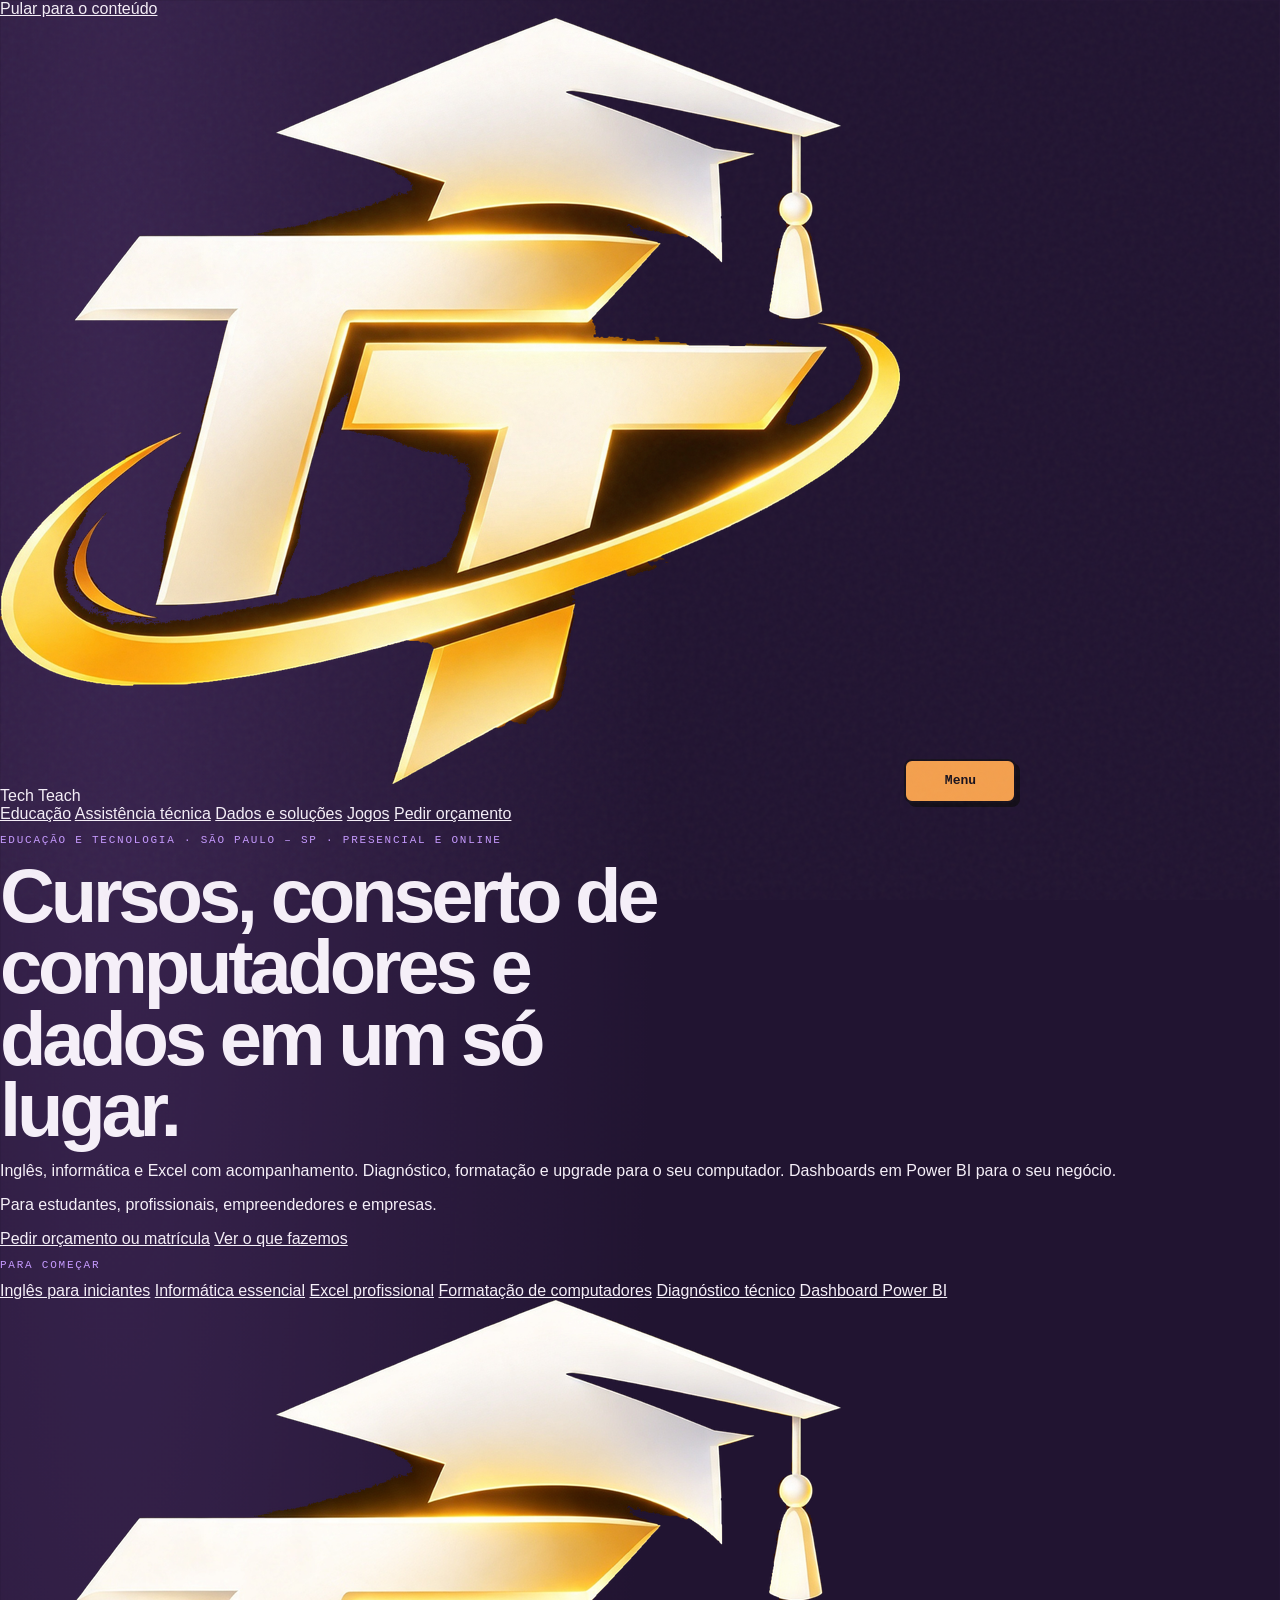
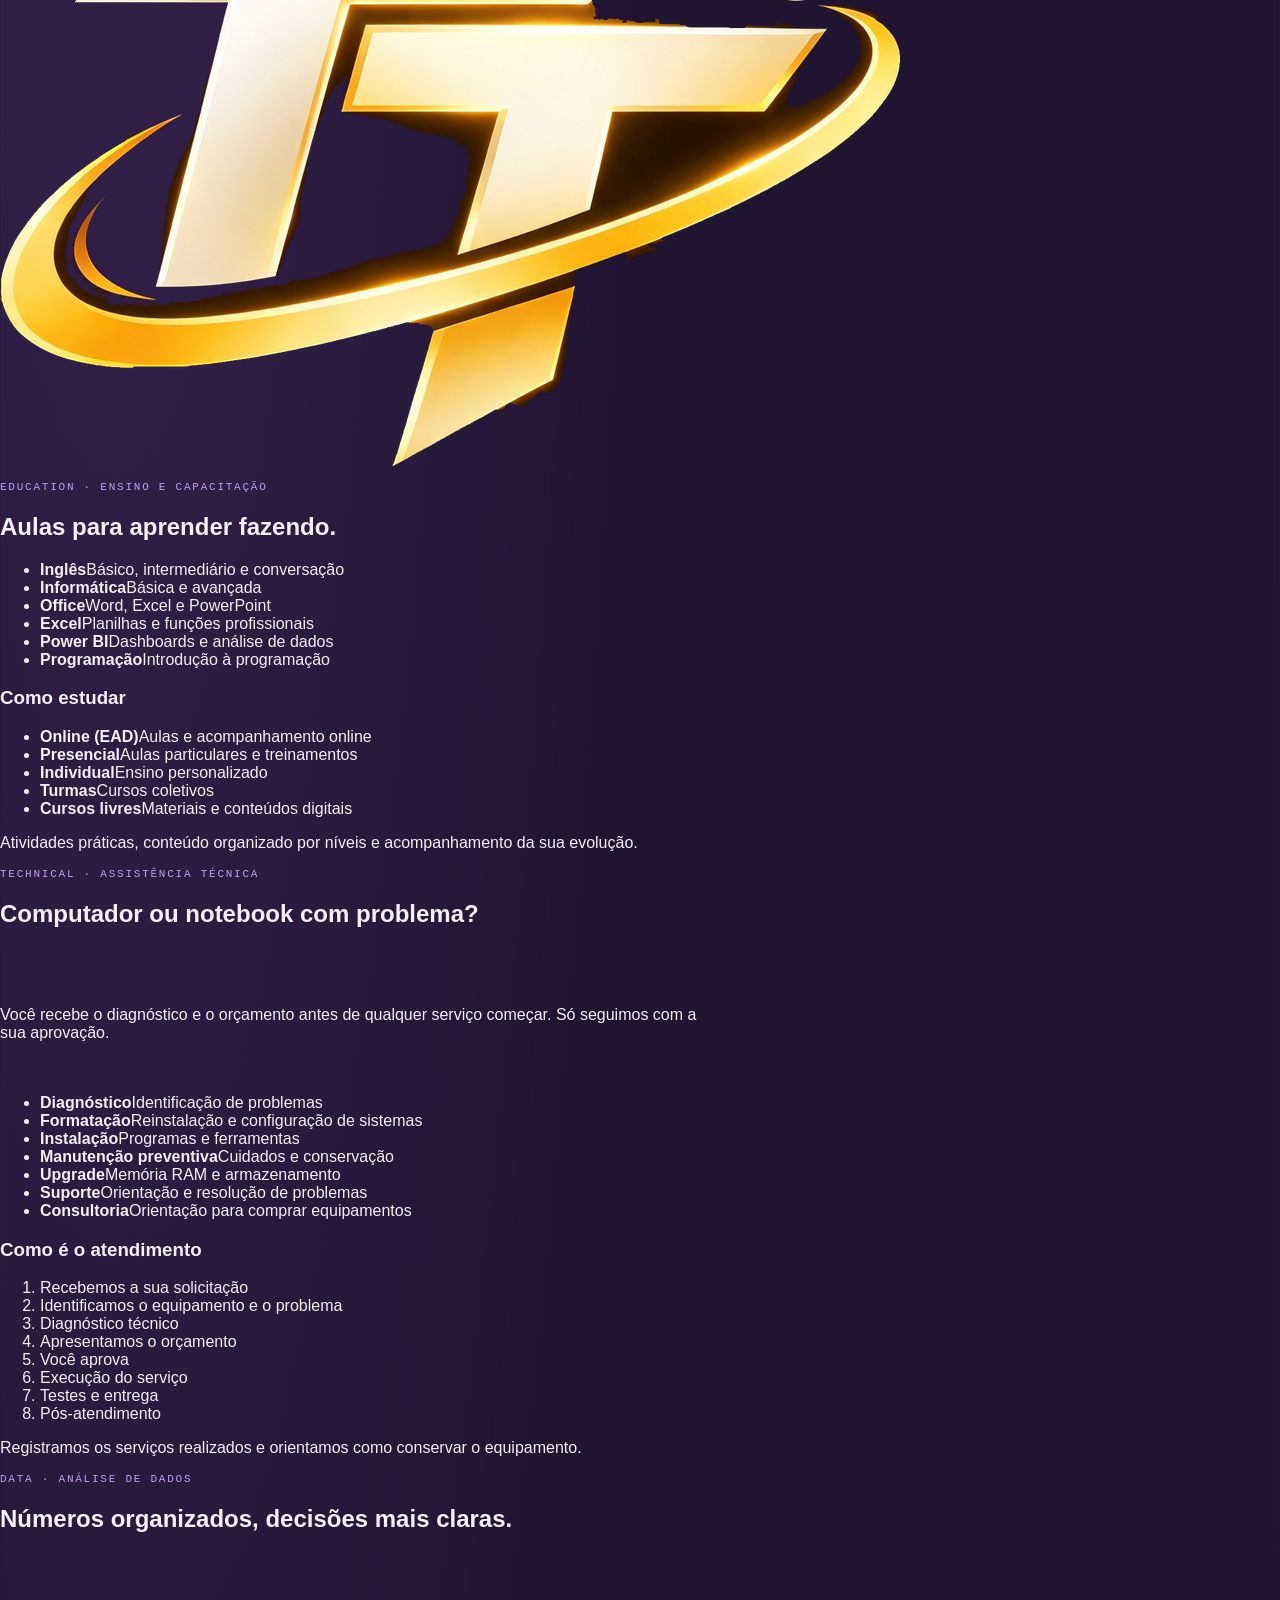
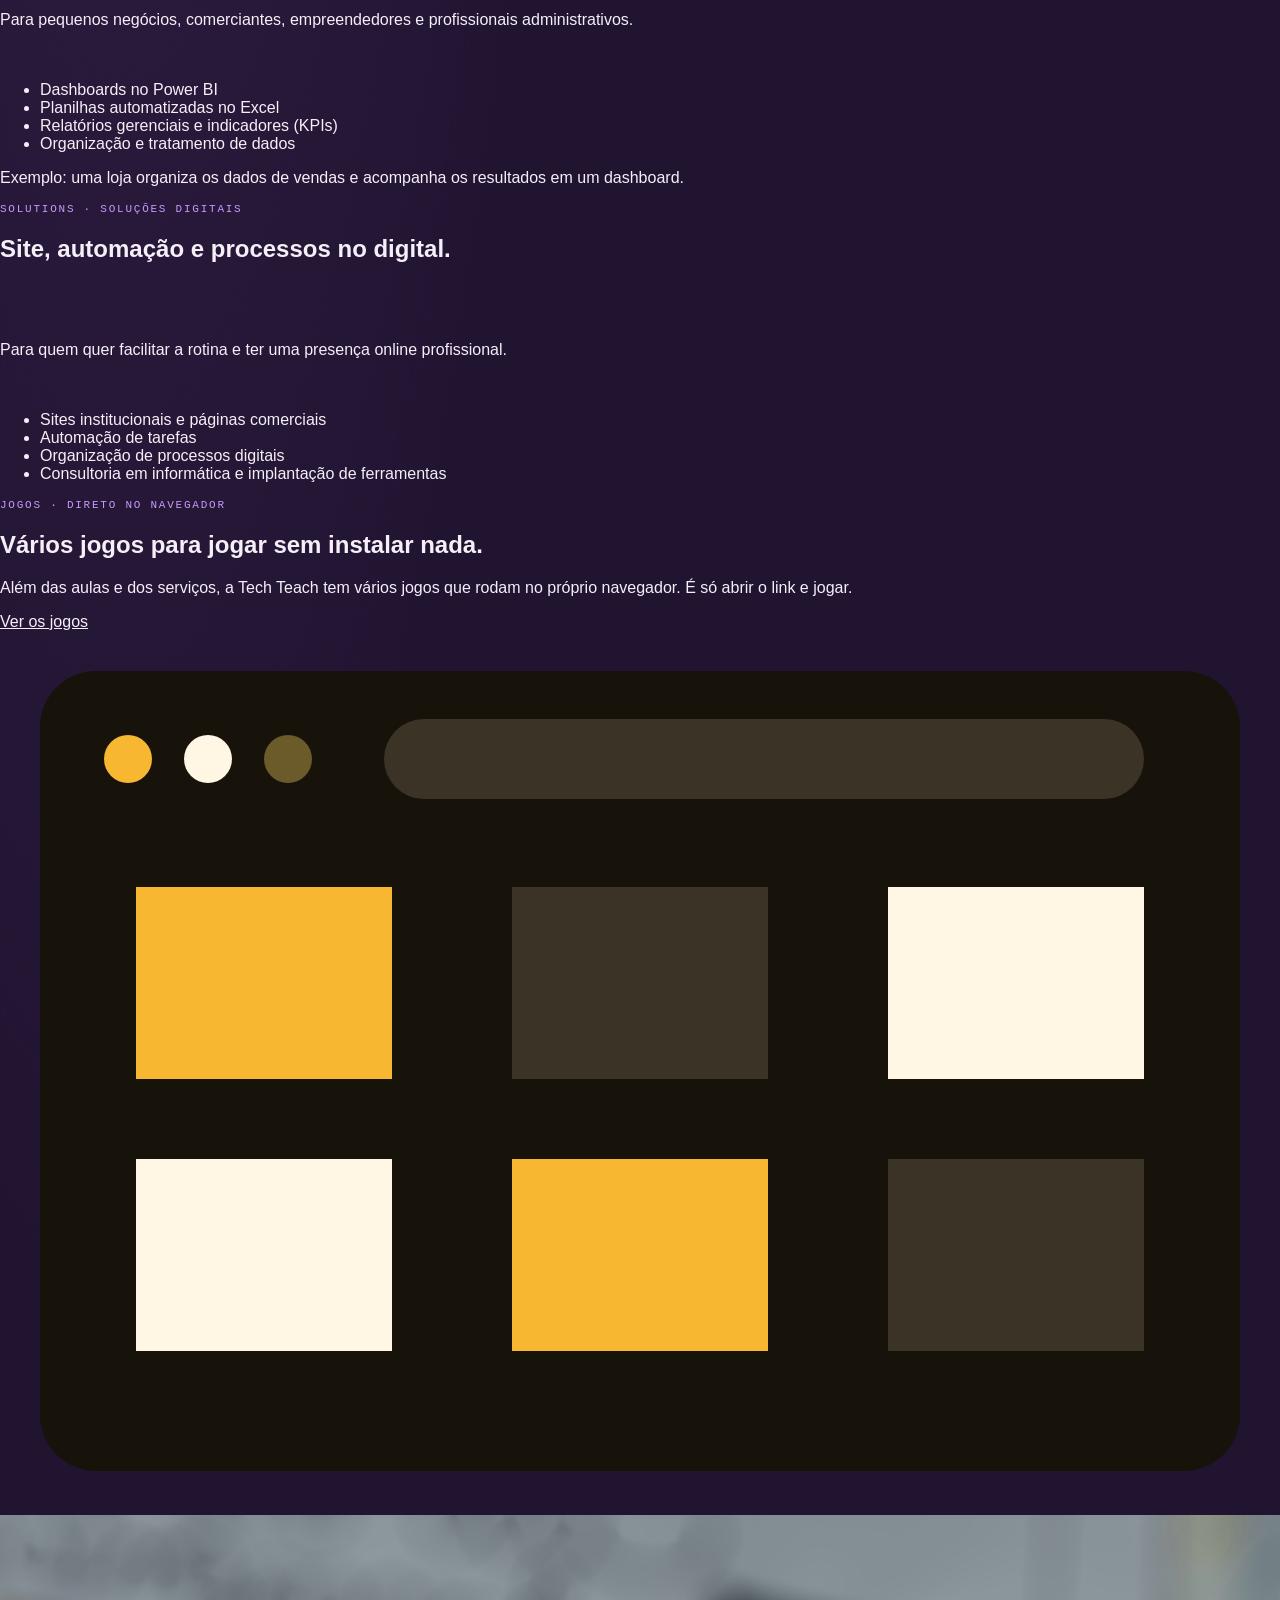
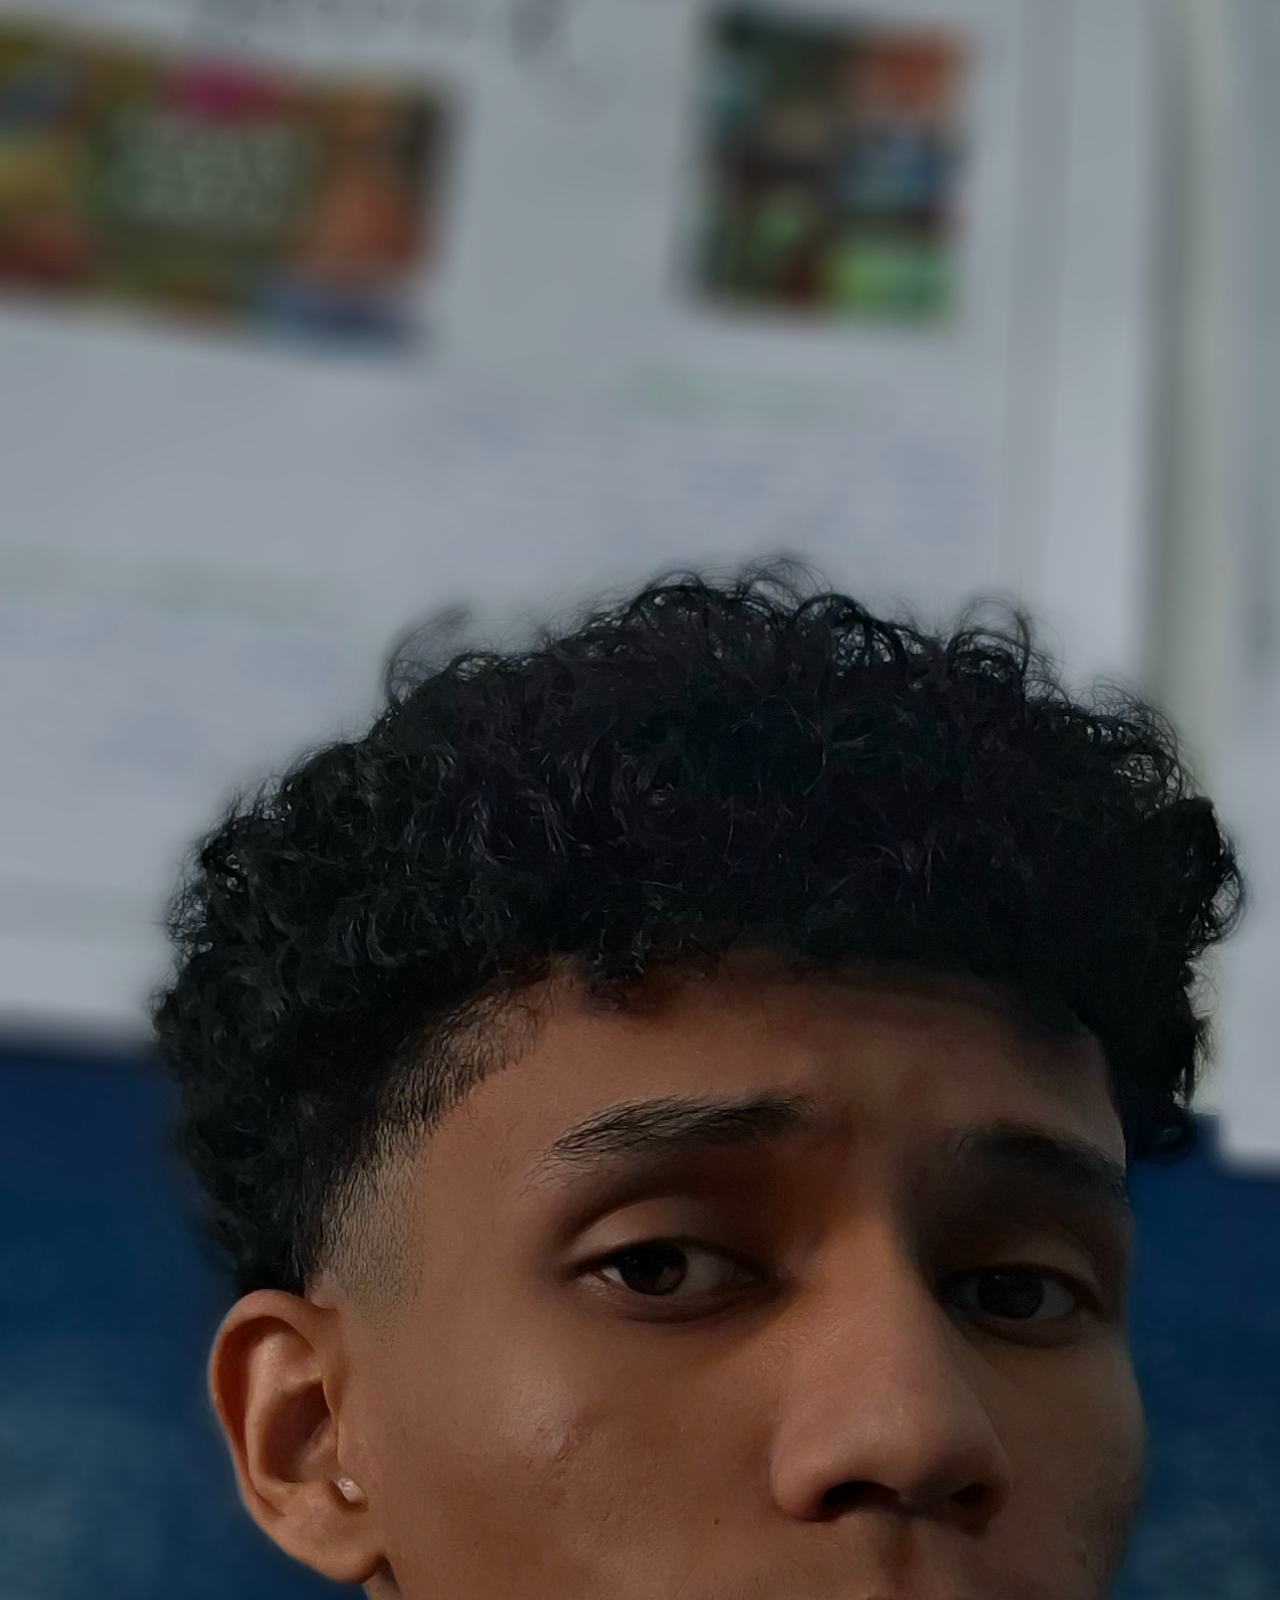
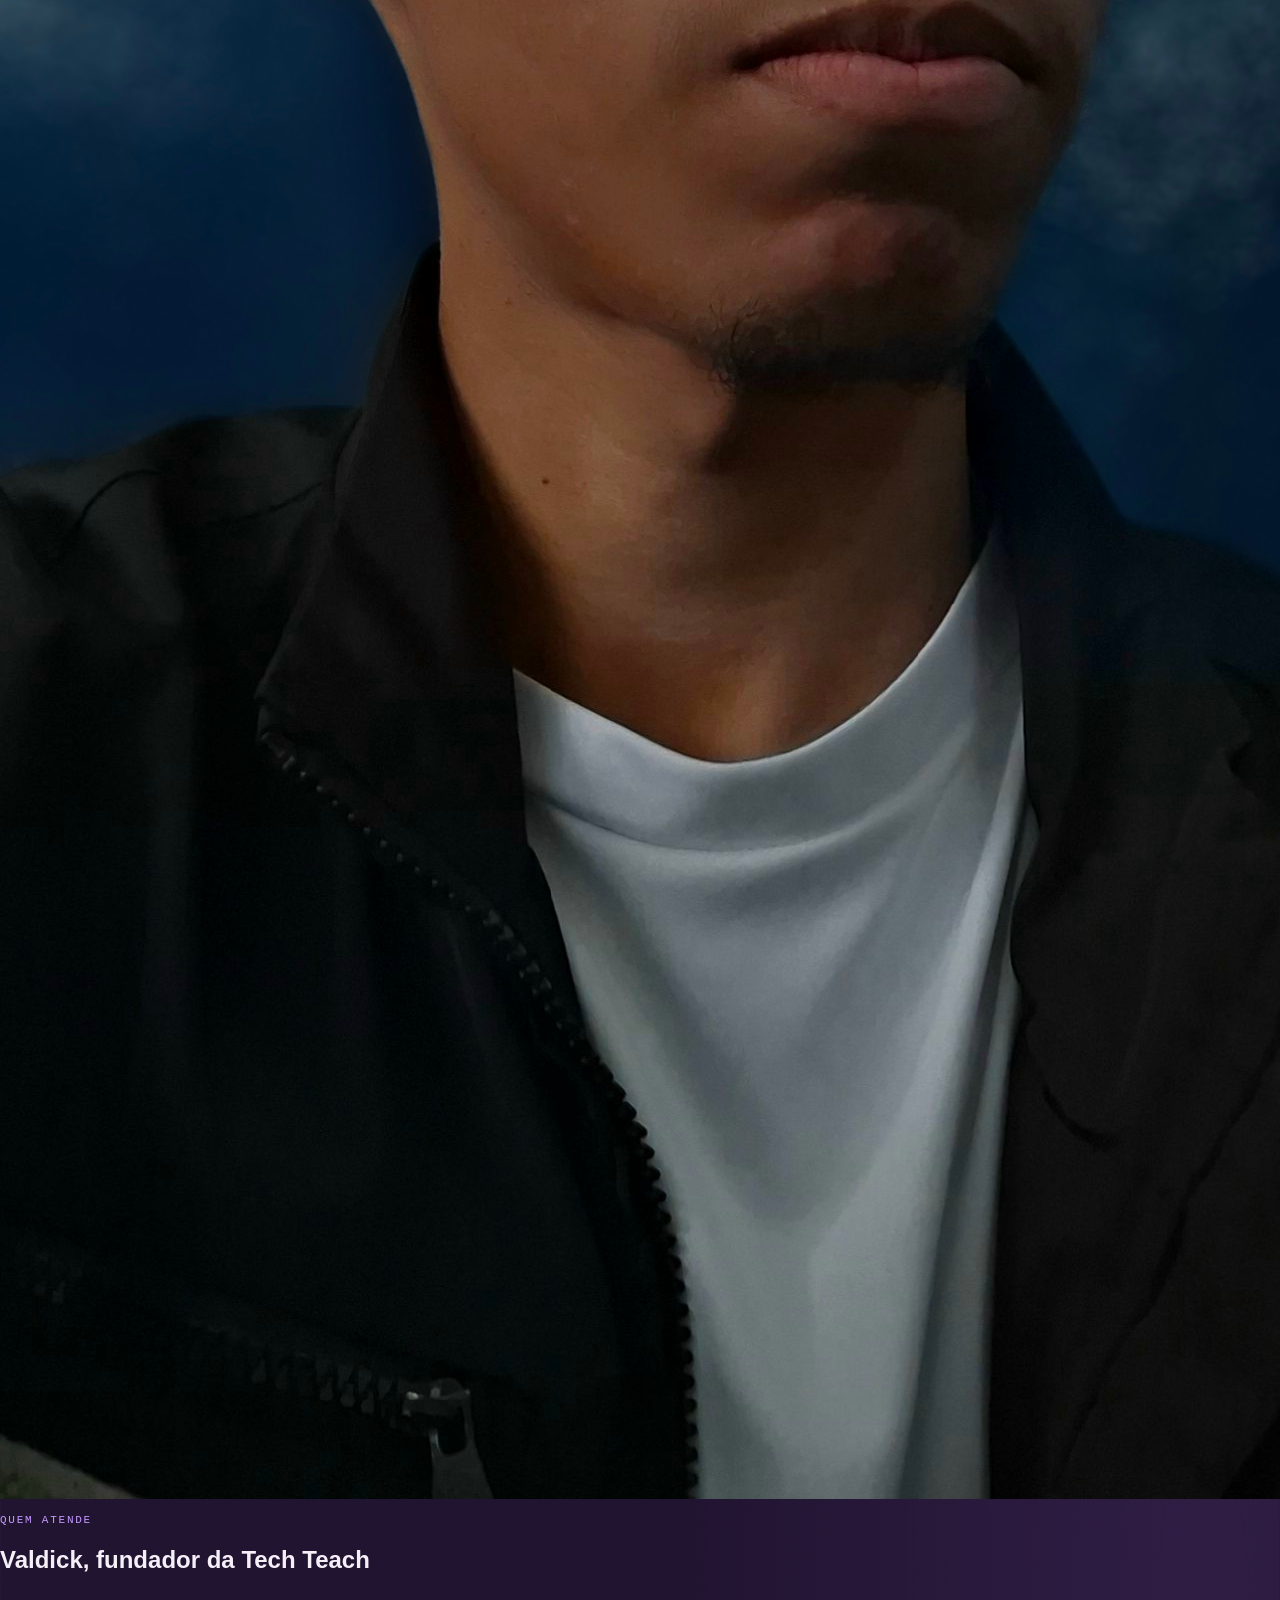
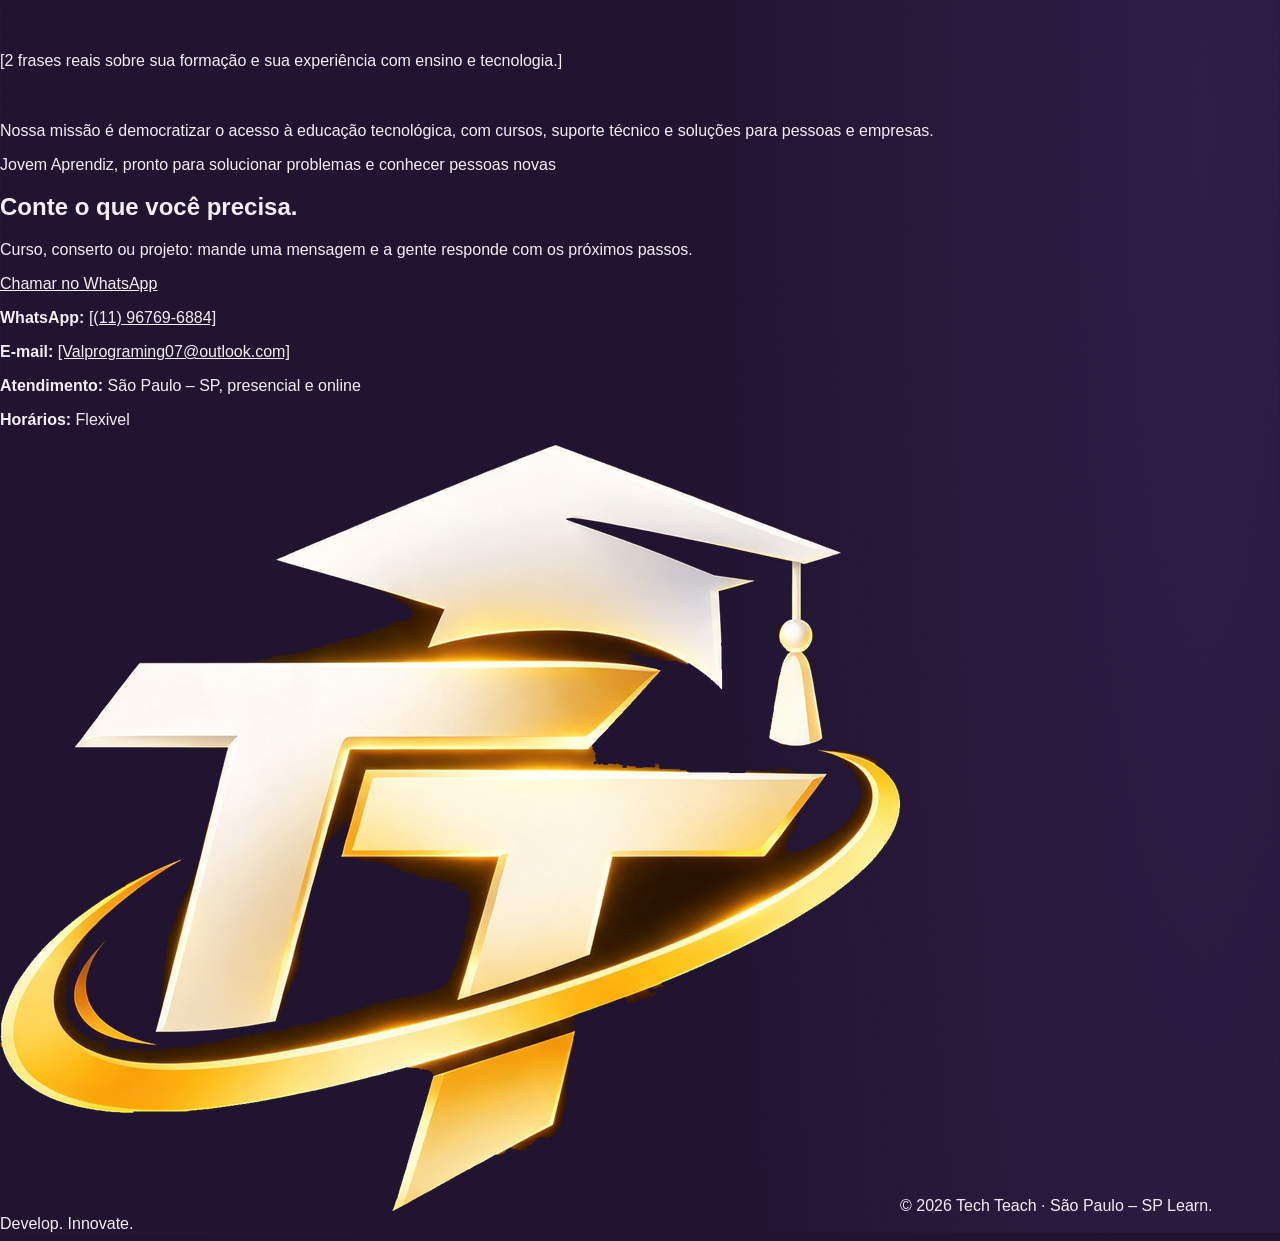
<file: index.html>
<!doctype html>
<html lang="pt-BR">
<head>
<meta charset="utf-8">
<meta name="viewport" content="width=device-width, initial-scale=1">
<title>Tech Teach — Cursos, assistência técnica e dados em São Paulo</title>
<meta name="description" content="Cursos de inglês, informática e Excel, assistência técnica para computadores e dashboards em Power BI. Atendimento presencial e online em São Paulo – SP.">
<meta property="og:title"
content="Tech Teach">
<meta property="og:description"
content="Learn. Develop. Innovate.">
<meta property="og:image"
content="/logo.jpg">
<meta name="theme-color" content="#070604">
<link rel="icon" href="logo.png" type="image/png">
<link rel="preconnect" href="https://fonts.googleapis.com">
<link rel="preconnect" href="https://fonts.gstatic.com" crossorigin>
<link rel="stylesheet" href="https://fonts.googleapis.com/css2?family=Barlow+Condensed:ital,wght@1,800&family=Barlow:wght@400;500;600&display=swap">
<link rel="stylesheet" href="style.css">
<script src="script.js" defer></script>
</head>
<body id="topo">
<a class="skip" href="#conteudo">Pular para o conteúdo</a>

<header class="site-header">
  <div class="inner">
    <a class="brand" href="#topo">
      <img src="logo.png" alt="Logo da Tech Teach">
      <span class="d">Tech Teach</span>
    </a>
    <button class="menu-btn" type="button" aria-expanded="false" aria-controls="menu">Menu</button>
    <nav class="nav" id="menu" aria-label="Principal">
      <a href="#educacao">Educação</a>
      <a href="#tecnica">Assistência técnica</a>
      <a href="#dados">Dados e soluções</a>
      <a href="#jogos">Jogos</a>
      <a class="btn btn-primary" href="#contato">Pedir orçamento</a>
    </nav>
  </div>
</header>

<main id="conteudo">

  <!-- Início -->
  <section class="hero" aria-labelledby="hero-titulo">
    <div class="hero-text">
      <p class="eyebrow">Educação e tecnologia · São Paulo – SP · presencial e online</p>
      <h1 class="d" id="hero-titulo">Cursos, conserto de computadores e dados em um só lugar.</h1>
      <p class="lead muted">Inglês, informática e Excel com acompanhamento. Diagnóstico, formatação e upgrade para o seu computador. Dashboards em Power BI para o seu negócio.</p>
      <p class="for-whom muted">Para estudantes, profissionais, empreendedores e empresas.</p>
      <div class="cta-row">
        <a class="btn btn-primary" href="#contato">Pedir orçamento ou matrícula</a>
        <a class="btn btn-outline" href="#educacao">Ver o que fazemos</a>
      </div>
      <p class="eyebrow muted">Para começar</p>
      <div class="chips">
        <a class="chip" href="#educacao">Inglês para iniciantes</a>
        <a class="chip" href="#educacao">Informática essencial</a>
        <a class="chip" href="#educacao">Excel profissional</a>
        <a class="chip" href="#tecnica">Formatação de computadores</a>
        <a class="chip" href="#tecnica">Diagnóstico técnico</a>
        <a class="chip" href="#dados">Dashboard Power BI</a>
      </div>
    </div>
    <div class="hero-logo">
      <img src="logo.png" alt="Logo da Tech Teach: dois T em dourado e branco, com capelo de formatura e uma órbita dourada">
    </div>
  </section>

  <!-- Education -->
  <section id="educacao" class="sec-light" aria-labelledby="educacao-titulo">
    <div class="wrap cols">
      <div class="wide">
        <p class="eyebrow">Education · ensino e capacitação</p>
        <h2 class="d title" id="educacao-titulo">Aulas para aprender fazendo.</h2>
        <ul class="rows">
          <li><b>Inglês</b><span>Básico, intermediário e conversação</span></li>
          <li><b>Informática</b><span>Básica e avançada</span></li>
          <li><b>Office</b><span>Word, Excel e PowerPoint</span></li>
          <li><b>Excel</b><span>Planilhas e funções profissionais</span></li>
          <li><b>Power BI</b><span>Dashboards e análise de dados</span></li>
          <li><b>Programação</b><span>Introdução à programação</span></li>
        </ul>
      </div>
      <div>
        <h3 class="d sub-title">Como estudar</h3>
        <ul class="rows">
          <li><b>Online (EAD)</b><span>Aulas e acompanhamento online</span></li>
          <li><b>Presencial</b><span>Aulas particulares e treinamentos</span></li>
          <li><b>Individual</b><span>Ensino personalizado</span></li>
          <li><b>Turmas</b><span>Cursos coletivos</span></li>
          <li><b>Cursos livres</b><span>Materiais e conteúdos digitais</span></li>
        </ul>
        <p class="note">Atividades práticas, conteúdo organizado por níveis e acompanhamento da sua evolução.</p>
      </div>
    </div>
  </section>

  <!-- Technical -->
  <section id="tecnica" aria-labelledby="tecnica-titulo">
    <div class="wrap cols">
      <div class="wide">
        <p class="eyebrow">Technical · assistência técnica</p>
        <h2 class="d title" id="tecnica-titulo">Computador ou notebook com problema?</h2>
        <p class="intro muted">Você recebe o diagnóstico e o orçamento antes de qualquer serviço começar. Só seguimos com a sua aprovação.</p>
        <ul class="rows">
          <li><b>Diagnóstico</b><span>Identificação de problemas</span></li>
          <li><b>Formatação</b><span>Reinstalação e configuração de sistemas</span></li>
          <li><b>Instalação</b><span>Programas e ferramentas</span></li>
          <li><b>Manutenção preventiva</b><span>Cuidados e conservação</span></li>
          <li><b>Upgrade</b><span>Memória RAM e armazenamento</span></li>
          <li><b>Suporte</b><span>Orientação e resolução de problemas</span></li>
          <li><b>Consultoria</b><span>Orientação para comprar equipamentos</span></li>
        </ul>
      </div>
      <div>
        <h3 class="d sub-title">Como é o atendimento</h3>
        <ol class="steps">
          <li>Recebemos a sua solicitação</li>
          <li>Identificamos o equipamento e o problema</li>
          <li>Diagnóstico técnico</li>
          <li>Apresentamos o orçamento</li>
          <li>Você aprova</li>
          <li>Execução do serviço</li>
          <li>Testes e entrega</li>
          <li>Pós-atendimento</li>
        </ol>
        <p class="note muted">Registramos os serviços realizados e orientamos como conservar o equipamento.</p>
      </div>
    </div>
  </section>

  <!-- Data e Solutions -->
  <section id="dados" class="sec-deep" aria-label="Dados e soluções digitais">
    <div class="wrap cols">
      <div>
        <p class="eyebrow">Data · análise de dados</p>
        <h2 class="d title">Números organizados, decisões mais claras.</h2>
        <p class="intro muted">Para pequenos negócios, comerciantes, empreendedores e profissionais administrativos.</p>
        <ul class="rows">
          <li><span>Dashboards no Power BI</span></li>
          <li><span>Planilhas automatizadas no Excel</span></li>
          <li><span>Relatórios gerenciais e indicadores (KPIs)</span></li>
          <li><span>Organização e tratamento de dados</span></li>
        </ul>
        <p class="note muted">Exemplo: uma loja organiza os dados de vendas e acompanha os resultados em um dashboard.</p>
      </div>
      <div>
        <p class="eyebrow">Solutions · soluções digitais</p>
        <h2 class="d title">Site, automação e processos no digital.</h2>
        <p class="intro muted">Para quem quer facilitar a rotina e ter uma presença online profissional.</p>
        <ul class="rows">
          <li><span>Sites institucionais e páginas comerciais</span></li>
          <li><span>Automação de tarefas</span></li>
          <li><span>Organização de processos digitais</span></li>
          <li><span>Consultoria em informática e implantação de ferramentas</span></li>
        </ul>
      </div>
    </div>
  </section>

  <!-- Jogos -->
  <section id="jogos" class="sec-light" aria-labelledby="jogos-titulo">
    <div class="wrap cols center">
      <div class="games-text">
        <p class="eyebrow">Jogos · direto no navegador</p>
        <h2 class="d title" id="jogos-titulo">Vários jogos para jogar sem instalar nada.</h2>
        <p>Além das aulas e dos serviços, a Tech Teach tem vários jogos que rodam no próprio navegador. É só abrir o link e jogar.</p>
        <a class="btn btn-dark" data-contact="jogos" href="mailto:valprograming07@outloo.com">Ver os jogos</a>
      </div>
      <div class="games-art">
        <svg viewBox="0 0 320 220" role="img" aria-label="Janela de navegador com um jogo de blocos dourados e brancos">
          <rect x="10" y="10" width="300" height="200" rx="14" fill="#17130b"/>
          <circle cx="32" cy="32" r="6" fill="#f7b731"/><circle cx="52" cy="32" r="6" fill="#fff6e3"/><circle cx="72" cy="32" r="6" fill="#6b5a2a"/>
          <rect x="96" y="22" width="190" height="20" rx="10" fill="#3a3326"/>
          <rect x="34" y="64" width="64" height="48" fill="#f7b731"/><rect x="128" y="64" width="64" height="48" fill="#3a3326"/><rect x="222" y="64" width="64" height="48" fill="#fff6e3"/>
          <rect x="34" y="132" width="64" height="48" fill="#fff6e3"/><rect x="128" y="132" width="64" height="48" fill="#f7b731"/><rect x="222" y="132" width="64" height="48" fill="#3a3326"/>
        </svg>
      </div>
    </div>
  </section>

  <!-- Quem atende -->
  <section id="quem" aria-labelledby="quem-titulo">
    <div class="wrap cols center">
<img class="photo" src="foto.jpg"
alt="Dono da Tech">
      <div class="about-text">
        <p class="eyebrow">Quem atende</p>
        <h2 class="d title" id="quem-titulo">Valdick, fundador da Tech Teach</h2>
        <p class="intro muted">[2 frases reais sobre sua formação e sua experiência com ensino e tecnologia.]</p>
        <p>Nossa missão é democratizar o acesso à educação tecnológica, com cursos, suporte técnico e soluções para pessoas e empresas.</p>
        <p>Jovem Aprendiz, pronto para solucionar problemas e conhecer pessoas novas</p>
      </div>
    </div>
  </section>

  <!-- Contato -->
  <section id="contato" class="sec-gold" aria-labelledby="contato-titulo">
    <div class="wrap cols">
      <div class="contact-text">
        <h2 class="d title" id="contato-titulo">Conte o que você precisa.</h2>
        <p>Curso, conserto ou projeto: mande uma mensagem e a gente responde com os próximos passos.</p>
        <a class="btn btn-dark" data-contact="whatsapp" href="#">Chamar no WhatsApp</a>
      </div>
      <div class="contact-list">
        <p><b>WhatsApp:</b> <a data-contact="whatsapp" data-show href="https://wa.me/qr/ZJK7MYKNI4TTA1">[(11) 96769-6884]</a></p>
        <p><b>E-mail:</b> <a data-contact="email" data-show href="Valprograming07@outlook.com">[Valprograming07@outlook.com]</a></p>
        <p><b>Atendimento:</b> São Paulo – SP, presencial e online</p>
        <p><b>Horários:</b> Flexivel </p>
      </div>
    </div>
  </section>

</main>

<footer class="site-footer">
  <div class="inner">
    <span class="foot-brand"><img src="logo.png" alt=""><span>© <span id="ano">2026</span> Tech Teach · São Paulo – SP</span></span>
    <span class="d slogan">Learn. Develop. Innovate.</span>
  </div>
</footer>

</body>
</html>
</file>
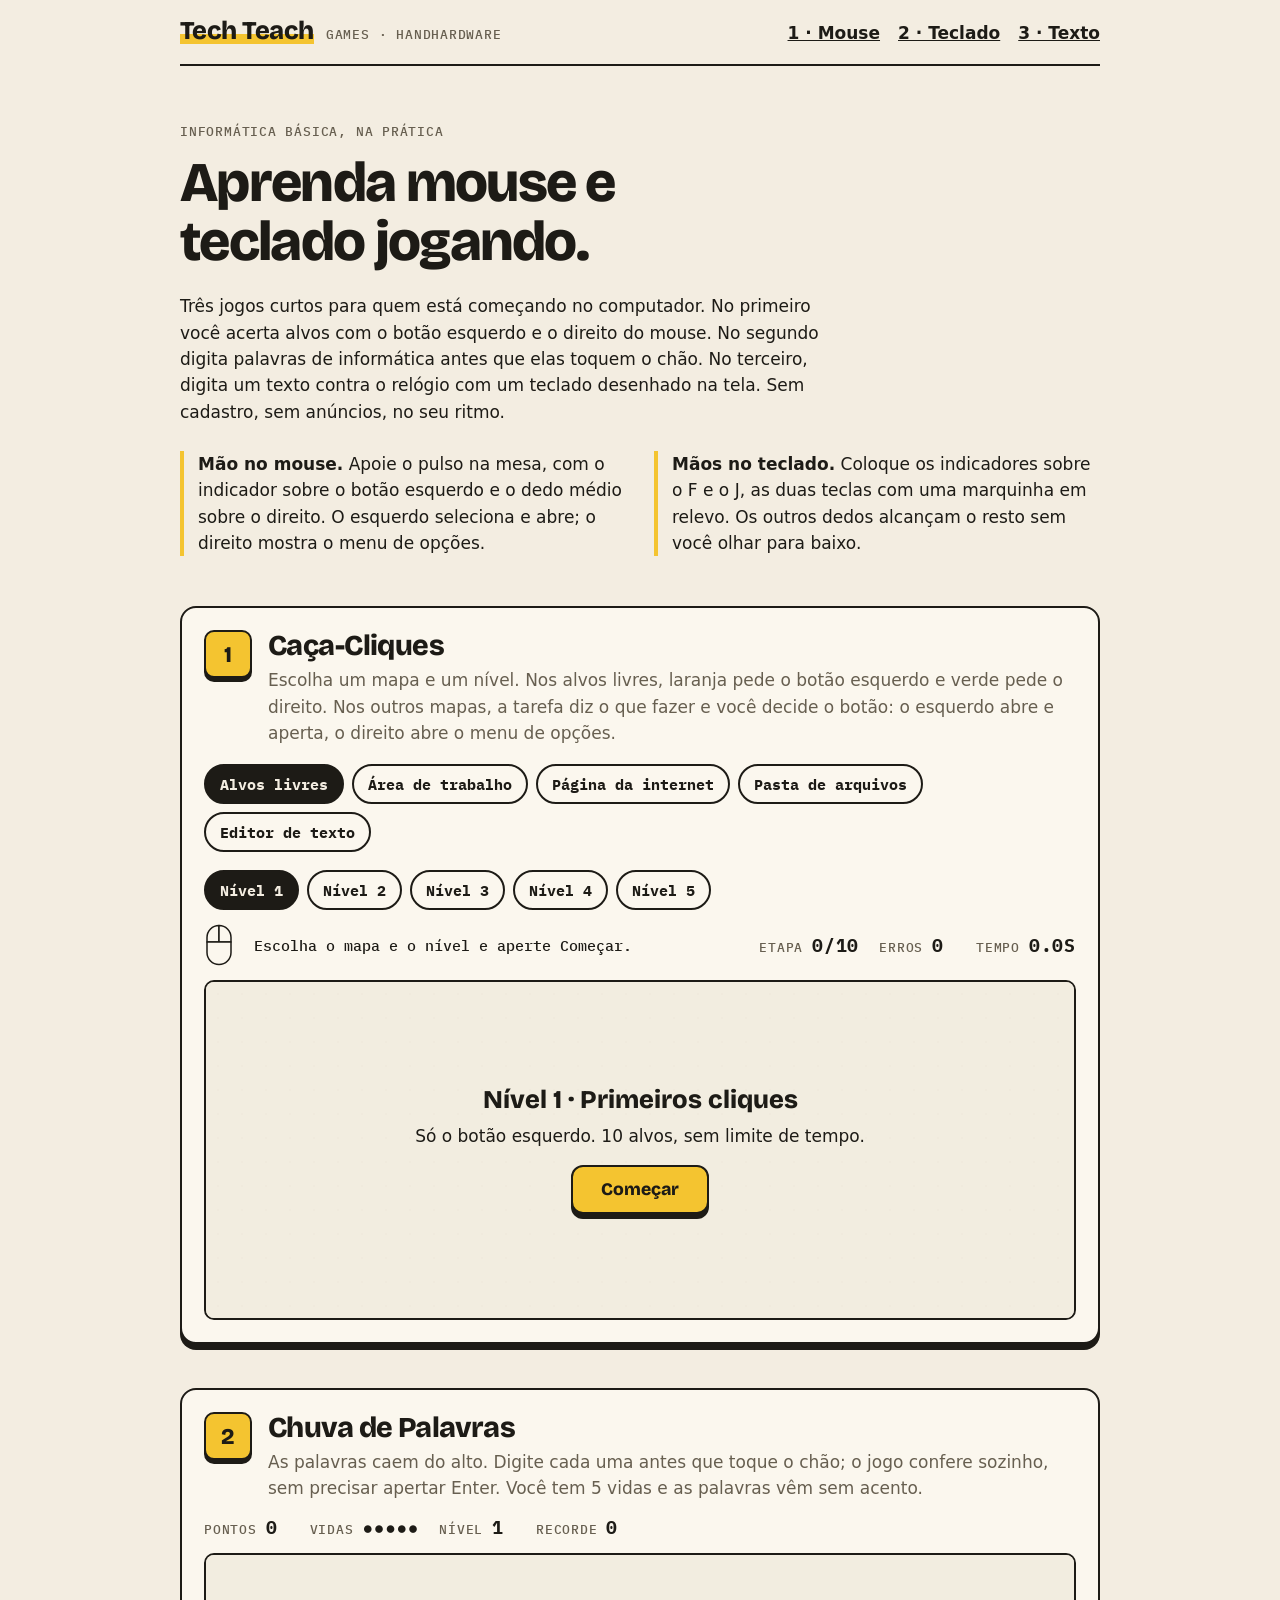
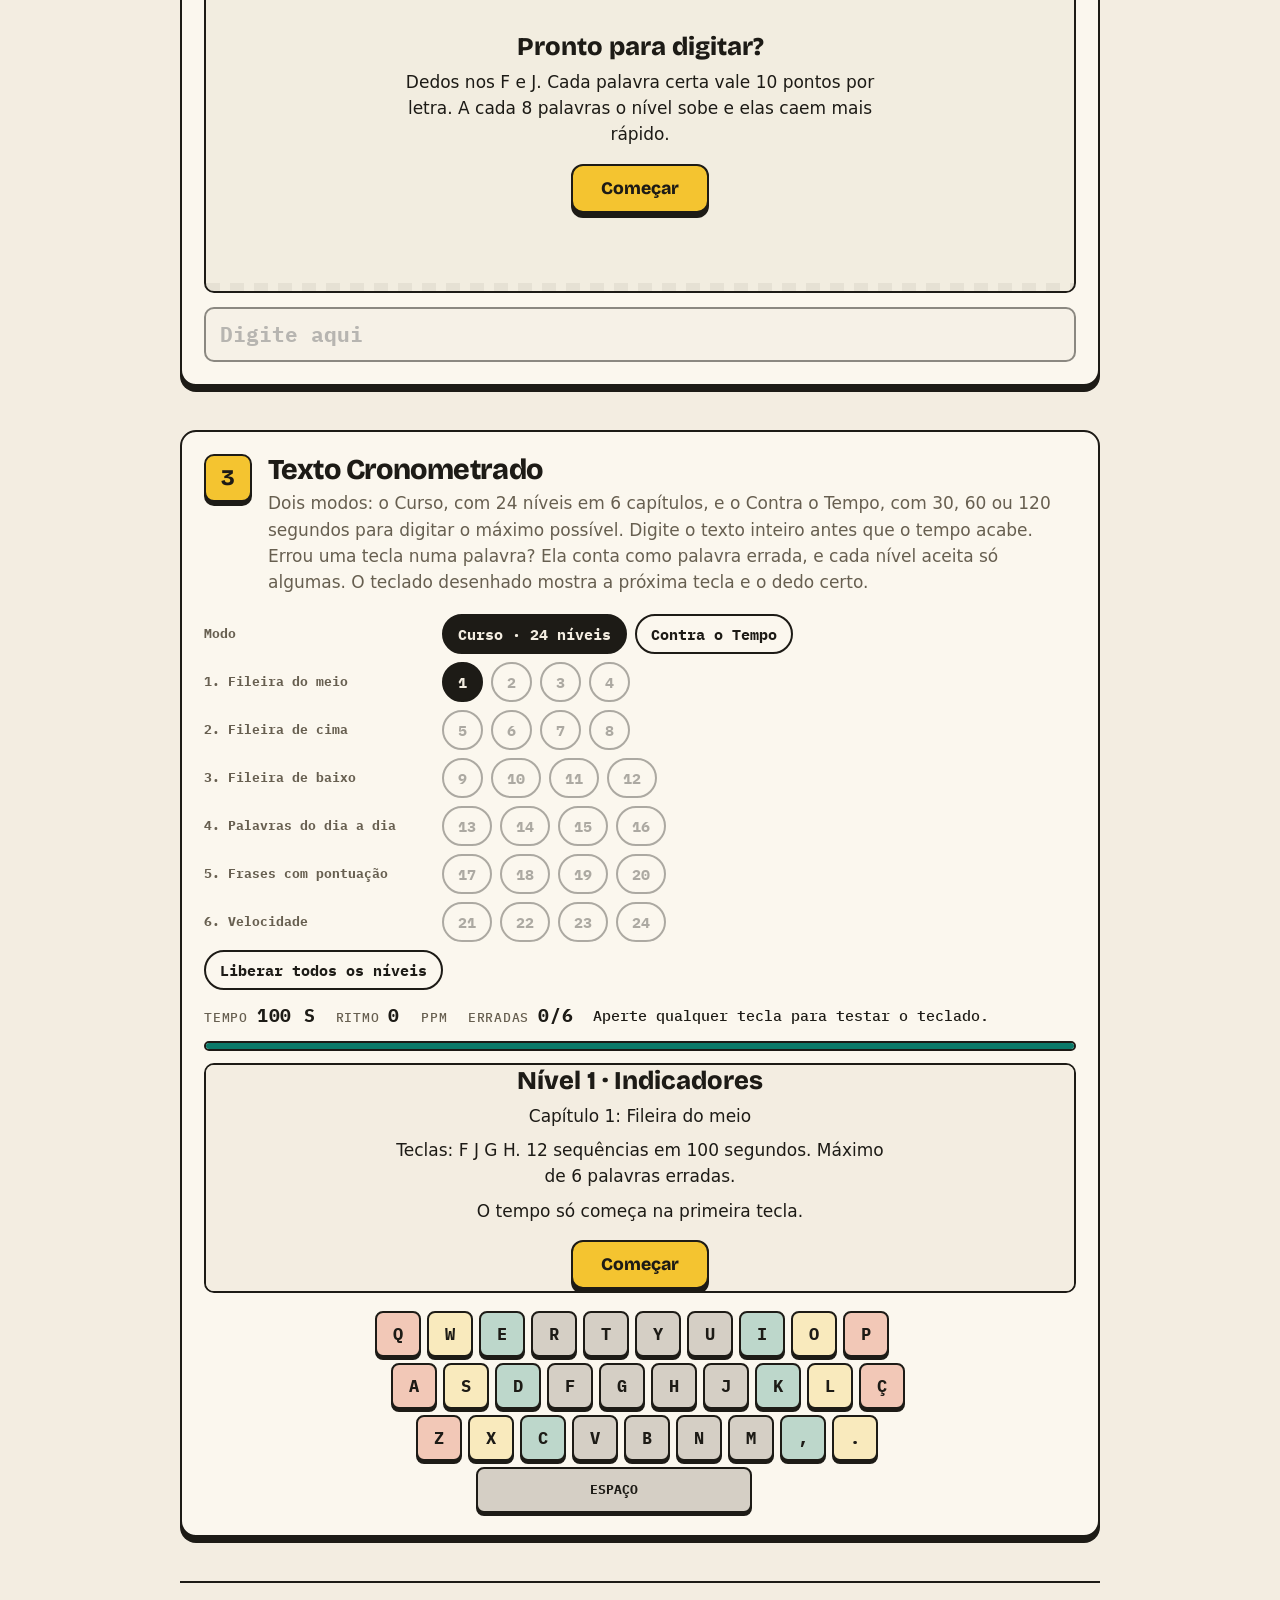
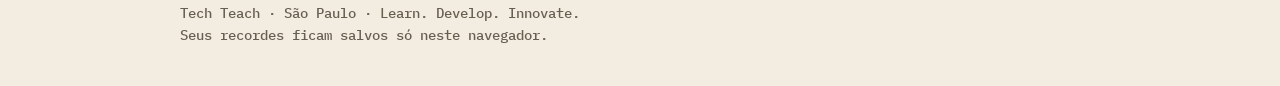
<file: Digitação/index.html>
<!DOCTYPE html>
<html lang="pt-BR">
<head>
<meta charset="utf-8">
<meta name="viewport" content="width=device-width, initial-scale=1, viewport-fit=cover">
<title>Tech Teach - Games - Handware</title>
<link rel="stylesheet" href="https://fonts.googleapis.com/css2?family=Bricolage+Grotesque:wght@700;800&family=IBM+Plex+Mono:wght@500;700&display=swap">
<link rel="stylesheet" href="style.css">
</head>
<body>
<div class="w">
<header class="top" id="topo">
<a class="brand" href="#topo"><b>Tech Teach</b><span>Games · HandHardware</span></a>
<nav><a href="#mouse">1 · Mouse</a><a href="#teclado">2 · Teclado</a><a href="#digitar">3 · Texto</a></nav>
</header>
<main>
<section class="hero">
<p class="kick">Informática básica, na prática</p>
<h1>Aprenda mouse e teclado jogando.</h1>
<p>Três jogos curtos para quem está começando no computador. No primeiro você acerta alvos com o botão esquerdo e o direito do mouse. No segundo digita palavras de informática antes que elas toquem o chão. No terceiro, digita um texto contra o relógio com um teclado desenhado na tela. Sem cadastro, sem anúncios, no seu ritmo.</p>
<div class="tips">
<p><b>Mão no mouse.</b> Apoie o pulso na mesa, com o indicador sobre o botão esquerdo e o dedo médio sobre o direito. O esquerdo seleciona e abre; o direito mostra o menu de opções.</p>
<p><b>Mãos no teclado.</b> Coloque os indicadores sobre o F e o J, as duas teclas com uma marquinha em relevo. Os outros dedos alcançam o resto sem você olhar para baixo.</p>
</div>
</section>

<section class="game" id="mouse">
<div class="gh"><span class="num">1</span><div><h2>Caça-Cliques</h2><p>Escolha um mapa e um nível. Nos alvos livres, laranja pede o botão esquerdo e verde pede o direito. Nos outros mapas, a tarefa diz o que fazer e você decide o botão: o esquerdo abre e aperta, o direito abre o menu de opções.</p></div></div>
<div class="modes" id="mp" role="group" aria-label="Mapa"></div><div class="modes" id="lv" role="group" aria-label="Nível"></div>
<div class="bar hud"><svg class="mouse" id="mm" viewBox="0 0 40 56" aria-hidden="true"><path class="lb" d="M20 2A16 16 0 0 0 4 18v6h16z"/><path class="rb" d="M20 2a16 16 0 0 1 16 16v6H20z"/><path d="M4 24h32v14a16 16 0 0 1-32 0z"/></svg><span class="hint" id="mh" aria-live="polite">Escolha o modo e aperte Começar.</span><span>Etapa <b id="mn">0/10</b></span><span>Erros <b id="me">0</b></span><span>Tempo <b id="mt">0.0s</b></span></div>
<div class="stage dots" id="ms"><div class="ov" id="mo"></div></div>
<p class="note" id="touch" hidden>Você está num celular ou tablet: o clique direito só funciona com um mouse de verdade.</p>
</section>

<section class="game" id="teclado">
<div class="gh"><span class="num">2</span><div><h2>Chuva de Palavras</h2><p>As palavras caem do alto. Digite cada uma antes que toque o chão; o jogo confere sozinho, sem precisar apertar Enter. Você tem 5 vidas e as palavras vêm sem acento.</p></div></div>
<div class="bar hud"><span>Pontos <b id="tp">0</b></span><span>Vidas <b id="tl">●●●●●</b></span><span>Nível <b id="tn">1</b></span><span>Recorde <b id="tb">0</b></span></div>
<div class="stage floor" id="ts"><div class="ov" id="to"></div></div>
<input id="ti" type="text" autocomplete="off" autocapitalize="off" autocorrect="off" spellcheck="false" placeholder="Digite aqui" aria-label="Digite a palavra que está caindo" disabled>
</section>
<section class="game" id="digitar">
<div class="gh"><span class="num">3</span><div><h2>Texto Cronometrado</h2><p>Dois modos: o Curso, com 24 níveis em 6 capítulos, e o Contra o Tempo, com 30, 60 ou 120 segundos para digitar o máximo possível. Digite o texto inteiro antes que o tempo acabe. Errou uma tecla numa palavra? Ela conta como palavra errada, e cada nível aceita só algumas. O teclado desenhado mostra a próxima tecla e o dedo certo.</p></div></div>
<div class="modes" id="dl" role="group" aria-label="Nível do texto"></div>
<div class="bar hud"><span>Tempo <b id="dt">0 s</b></span><span>Ritmo <b id="dp">0</b> ppm</span><span>Erradas <b id="de">0/0</b></span><span class="hint" id="dh" aria-live="polite"></span></div>
<div class="tmb"><i id="dtb"></i></div>
<div class="stage txs" id="dst"><div class="txt" id="dtx"></div><div class="ov" id="do"></div></div>
<div class="kbd" id="kbd" aria-hidden="true"></div>
<p class="note" id="dnote" hidden>Este jogo precisa de um teclado de verdade; no celular, só com teclado físico.</p>
</section>
</main>
<footer>Tech Teach · São Paulo · Learn. Develop. Innovate.<br>Seus recordes ficam salvos só neste navegador.</footer>
</div>
<script src="script.js"></script>
</body>
</html>
</file>
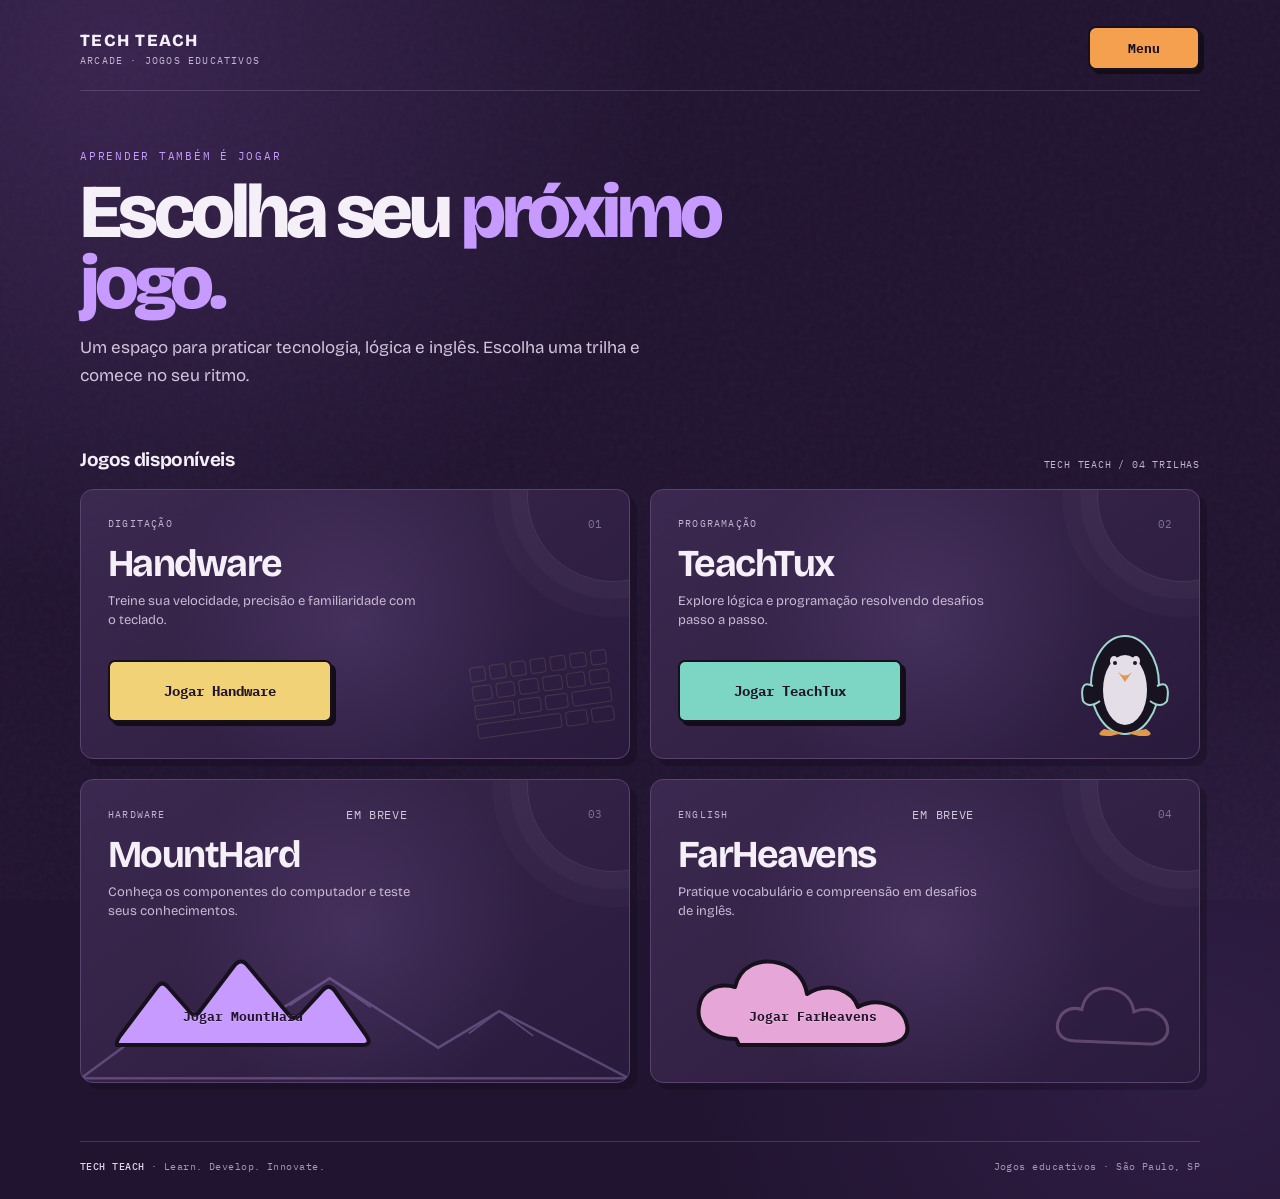
<file: Lobby/index.html>
<!doctype html>
<html lang="pt-BR">
<head>
  <meta charset="utf-8">
  <meta name="viewport" content="width=device-width, initial-scale=1">
  <meta name="theme-color" content="#211431">
  <meta name="description" content="Lobby de jogos educativos da TECH TEACH.">
  <meta property="og:type" content="website">
  <meta property="og:title" content="TECH TEACH — Arcade">
  <meta property="og:description" content="Pratique tecnologia, lógica e inglês com jogos educativos da TECH TEACH.">
  <meta property="og:locale" content="pt_BR">
  <!-- Para a prévia com imagem ao compartilhar, adicione: <meta property="og:image" content="URL-DA-IMAGEM"> -->
  <title>TECH TEACH — Arcade</title>
  <link rel="icon" href="data:image/svg+xml,%3Csvg xmlns='http://www.w3.org/2000/svg' viewBox='0 0 100 100'%3E%3Crect width='100' height='100' rx='22' fill='%23211431'/%3E%3Ctext x='50' y='68' font-size='54' font-family='monospace' font-weight='700' text-anchor='middle' fill='%23a9e5da'%3ETT%3C/text%3E%3C/svg%3E">
  <link rel="preconnect" href="https://fonts.googleapis.com">
  <link rel="preconnect" href="https://fonts.gstatic.com" crossorigin>
  <link href="https://fonts.googleapis.com/css2?family=Bricolage+Grotesque:opsz,wght@12..96,500;12..96,600;12..96,700;12..96,800&family=IBM+Plex+Mono:wght@400;500;600&display=swap" rel="stylesheet">
  <link rel="stylesheet" href="style.css">
  <style>
    /* Selo "Em breve" nos jogos ainda indisponíveis (pode mover para o style.css) */
    .soon-badge {
      font-family: "IBM Plex Mono", monospace;
      font-size: 0.72rem;
      letter-spacing: 0.06em;
      text-transform: uppercase;
      opacity: 0.8;
    }
    .launch[aria-disabled="true"] { cursor: not-allowed; }
  </style>
</head>
<body>
  <div class="shell">
    <header class="topbar">
      <a class="brand" href="/TechTeach/Menu/" aria-label="TECH TEACH — voltar ao menu principal">
        <span class="brand-name">TECH TEACH</span>
        <span class="brand-sub">Arcade · Jogos educativos</span>
      </a>
      <a class="menu-btn" href="/TechTeach/Menu/">Menu</a>
    </header>

    <main>
      <section class="intro" aria-labelledby="page-title">
        <div class="eyebrow">Aprender também é jogar</div>
        <h1 id="page-title">Escolha seu <span>próximo jogo.</span></h1>
        <p>Um espaço para praticar tecnologia, lógica e inglês. Escolha uma trilha e comece no seu ritmo.</p>
      </section>

      <div class="section-head">
        <h2>Jogos disponíveis</h2>
        <span>TECH TEACH / <span id="game-count">04</span> TRILHAS</span>
      </div>

      <section class="games" aria-label="Lista de jogos">
        <article class="game-card handware" data-card="handware">
          <div class="card-top"><span class="category">Digitação</span><span class="index">01</span></div>
          <h3>Handware</h3>
          <p>Treine sua velocidade, precisão e familiaridade com o teclado.</p>
          <a class="launch" href="/TechTeach/Digita%C3%A7%C3%A3o/" data-game="handware">Jogar Handware</a>
          <div class="keyboard-art" aria-hidden="true">
            <div class="keyboard-row"><i></i><i></i><i></i><i></i><i></i><i></i><i></i></div>
            <div class="keyboard-row"><i></i><i></i><i></i><i></i><i></i><i></i></div>
            <div class="keyboard-row"><i class="wide"></i><i></i><i></i><i class="wide"></i></div>
            <div class="keyboard-row"><i class="space"></i><i></i><i></i></div>
          </div>
        </article>

        <article class="game-card teach-tux" data-card="teachtux">
          <div class="card-top"><span class="category">Programação</span><span class="index">02</span></div>
          <h3>TeachTux</h3>
          <p>Explore lógica e programação resolvendo desafios passo a passo.</p>
          <a class="launch" href="https://valdickrodrigues07-prog.github.io/TechTeach/Programmer/" data-game="teachtux">Jogar TeachTux</a>
          <svg class="tux-art" viewBox="0 0 100 125" role="img" aria-label="Ilustração simples de um pinguim">
            <ellipse cx="50" cy="67" rx="34" ry="49" fill="#17131f" stroke="#a9e5da" stroke-width="2"/>
            <ellipse cx="50" cy="72" rx="22" ry="35" fill="#f4eff7"/>
            <ellipse cx="39" cy="43" rx="4" ry="5" fill="#f4eff7"/><ellipse cx="61" cy="43" rx="4" ry="5" fill="#f4eff7"/>
            <circle cx="40" cy="45" r="2" fill="#211431"/><circle cx="60" cy="45" r="2" fill="#211431"/>
            <path d="M43 54 Q50 61 57 54 L50 64 Z" fill="#f0a44e"/>
            <path d="M18 68 Q4 61 8 83 Q14 91 25 83" fill="#17131f" stroke="#a9e5da" stroke-width="2"/>
            <path d="M82 68 Q96 61 92 83 Q86 91 75 83" fill="#17131f" stroke="#a9e5da" stroke-width="2"/>
            <path d="M29 111 Q17 119 36 118 L48 115" fill="#f0a44e"/><path d="M71 111 Q83 119 64 118 L52 115" fill="#f0a44e"/>
          </svg>
        </article>

        <article class="game-card mount-hard" data-card="mounthard">
          <div class="card-top"><span class="category">Hardware</span><span class="soon-badge">Em breve</span><span class="index">03</span></div>
          <h3>MountHard</h3>
          <p>Conheça os componentes do computador e teste seus conhecimentos.</p>
          <a class="launch shape-launch mountain-launch" href="#" data-game="mounthard" aria-disabled="true">
            <svg viewBox="0 0 270 104" aria-hidden="true"><path d="M9 94 Q8 91 12 85 L49 36 Q54 29 60 36 L82 61 Q87 67 92 60 L126 15 Q133 6 140 15 L181 64 Q186 70 192 64 L215 39 Q221 32 227 40 L258 84 Q265 94 254 94 Z" fill="#c69aff" stroke="#17111d" stroke-width="4" stroke-linejoin="round" stroke-linecap="round"/></svg>
            <span>Jogar MountHard</span>
          </a>
          <svg class="mountain-art" viewBox="0 0 520 150" preserveAspectRatio="none" aria-hidden="true">
            <path d="M0 145 L95 46 L143 94 L236 11 L339 104 L397 55 L520 145 Z" fill="none" stroke="#d5b5ff" stroke-width="3"/>
            <path d="M198 48 L236 11 L275 50 M368 85 L397 55 L429 88" fill="none" stroke="#d5b5ff" stroke-width="2"/>
            <path d="M0 145 L520 145" stroke="#d5b5ff" stroke-width="2"/>
          </svg>
        </article>

        <article class="game-card far-heavens" data-card="farheavens">
          <div class="card-top"><span class="category">English</span><span class="soon-badge">Em breve</span><span class="index">04</span></div>
          <h3>FarHeavens</h3>
          <p>Pratique vocabulário e compreensão em desafios de inglês.</p>
          <a class="launch shape-launch cloud-launch" href="#" data-game="farheavens" aria-disabled="true">
            <svg viewBox="0 0 270 104" aria-hidden="true"><path d="M58 88 C32 88 18 74 21 56 C23 40 39 31 57 36 C62 15 81 7 101 12 C117 16 127 29 129 43 C149 30 174 38 180 56 C200 45 226 55 229 74 C232 88 219 94 201 94 L61 94 Z" fill="#e6a7d8" stroke="#17111d" stroke-width="4" stroke-linejoin="round" stroke-linecap="round"/></svg>
            <span>Jogar FarHeavens</span>
          </a>
          <svg class="cloud-art" viewBox="0 0 180 110" aria-hidden="true">
            <path d="M40 83 C18 83 12 67 19 53 C24 42 36 38 48 42 C52 20 71 10 91 16 C105 20 114 31 116 45 C139 35 161 51 160 70 C159 80 149 87 136 87 Z" fill="none" stroke="#f2c5e8" stroke-width="4" stroke-linecap="round"/>
          </svg>
        </article>
      </section>
    </main>

    <footer class="footer">
      <span><strong>TECH TEACH</strong> · Learn. Develop. Innovate.</span>
      <span>Jogos educativos · São Paulo, SP</span>
    </footer>
  </div>
  <div class="notice" id="notice" role="status" aria-live="polite"></div>
  <script src="script.js" defer></script>
  <script>
    // Atualiza o contador de trilhas conforme os cards existentes
    (function () {
      var el = document.getElementById("game-count");
      var n = document.querySelectorAll(".game-card").length;
      if (el && n) el.textContent = String(n).padStart(2, "0");
    })();
  </script>
</body>
</html>
</file>
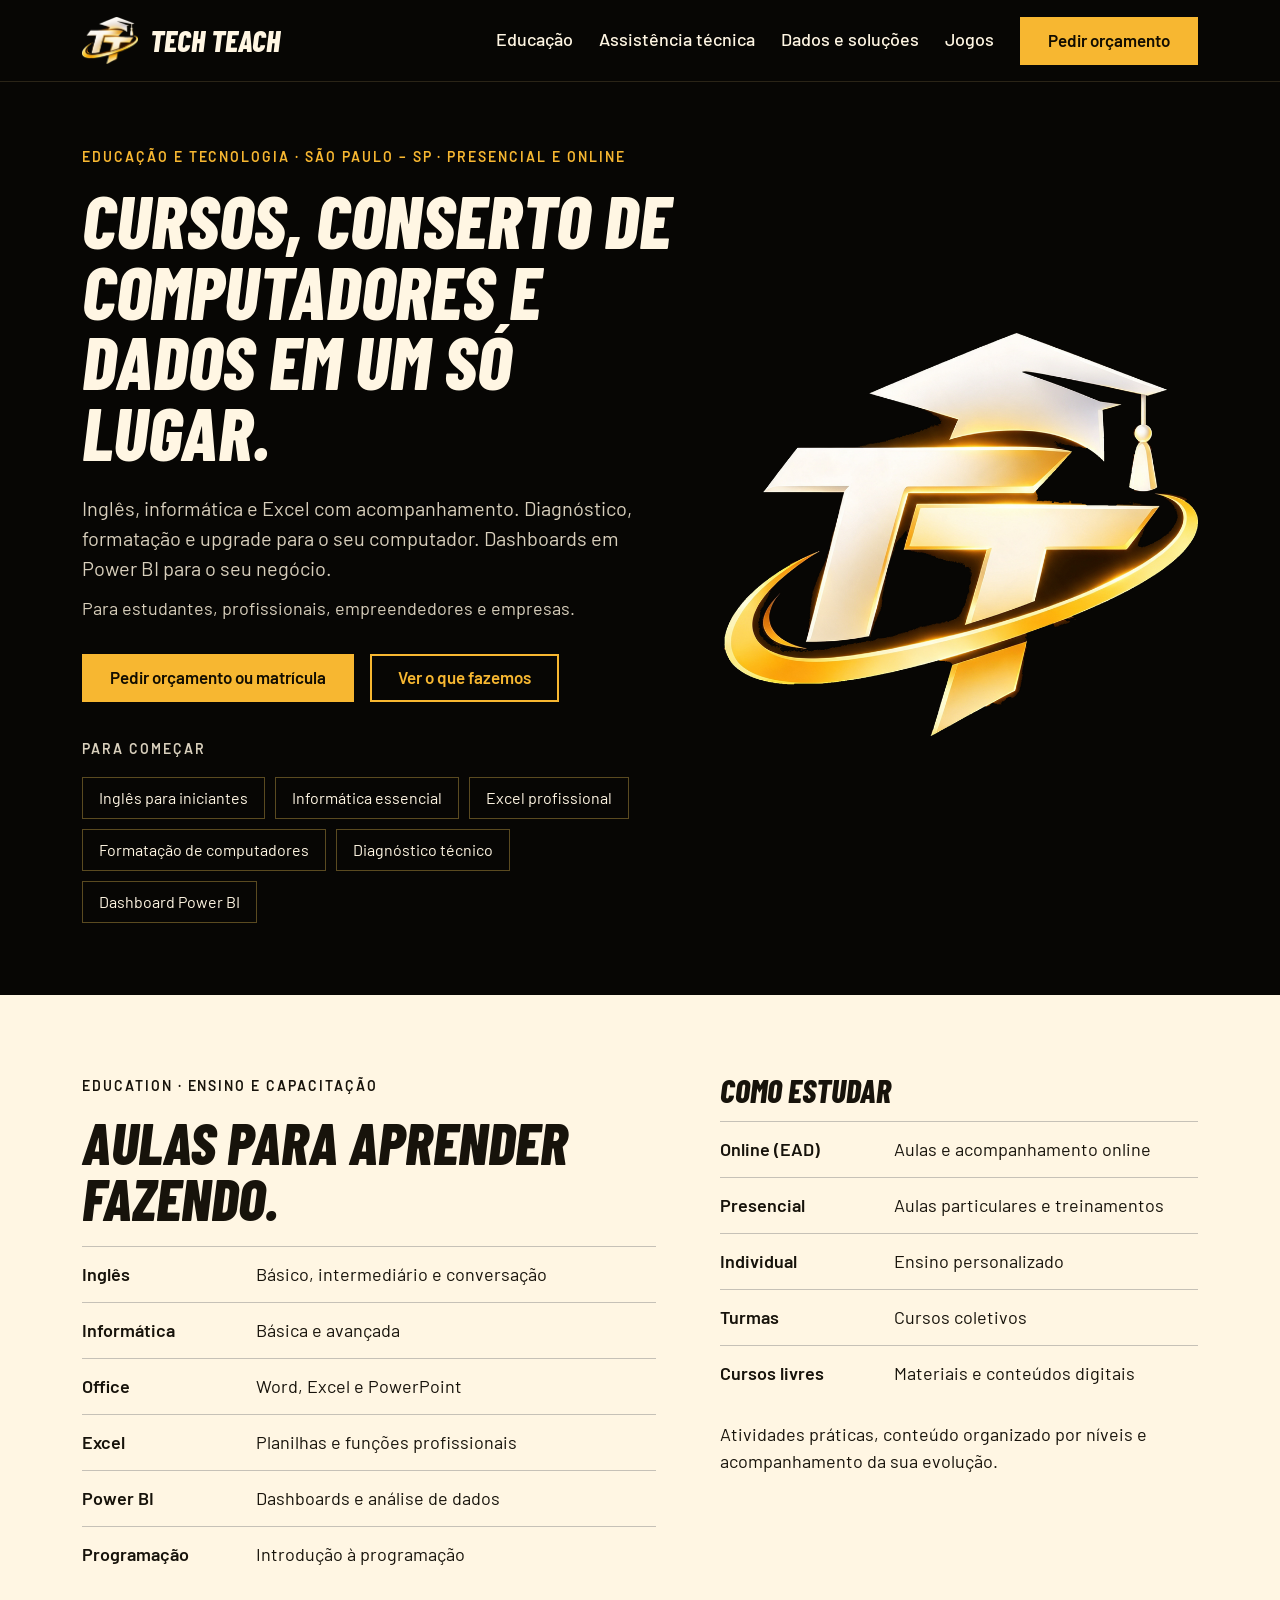
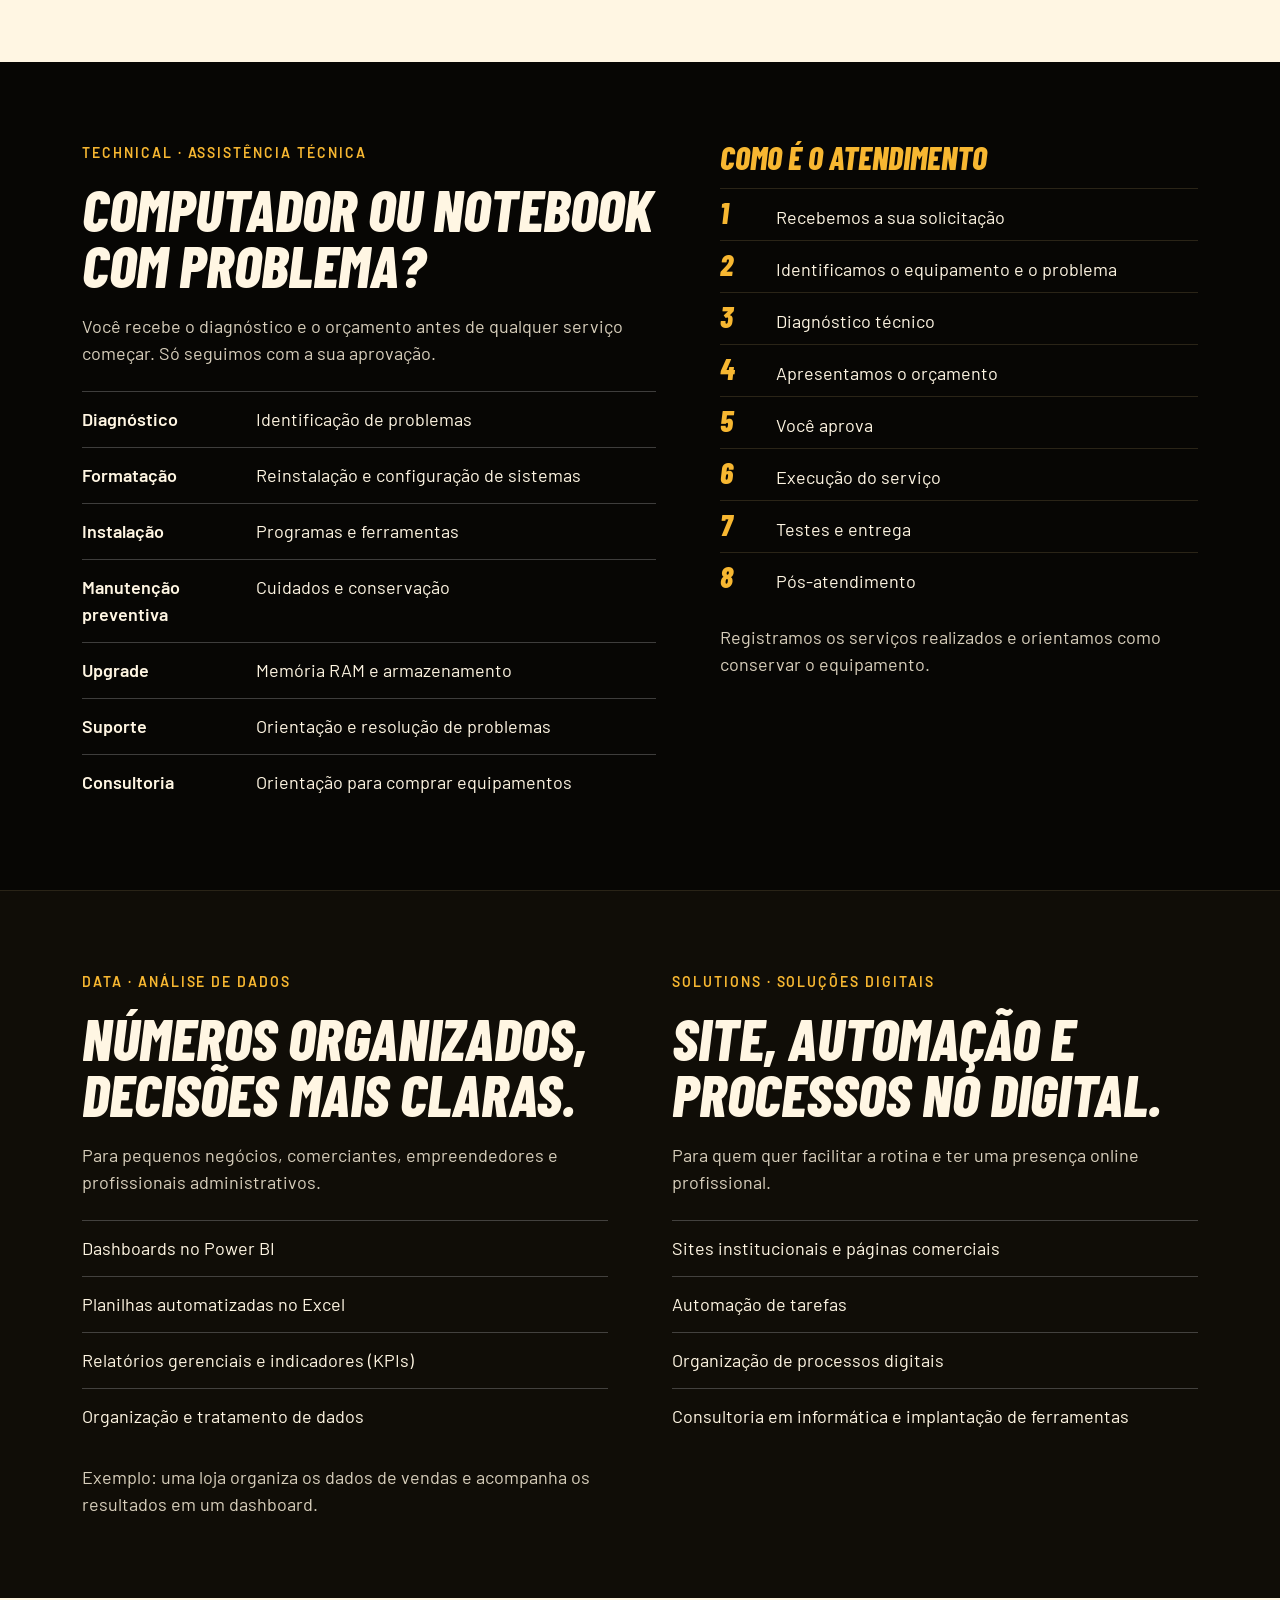
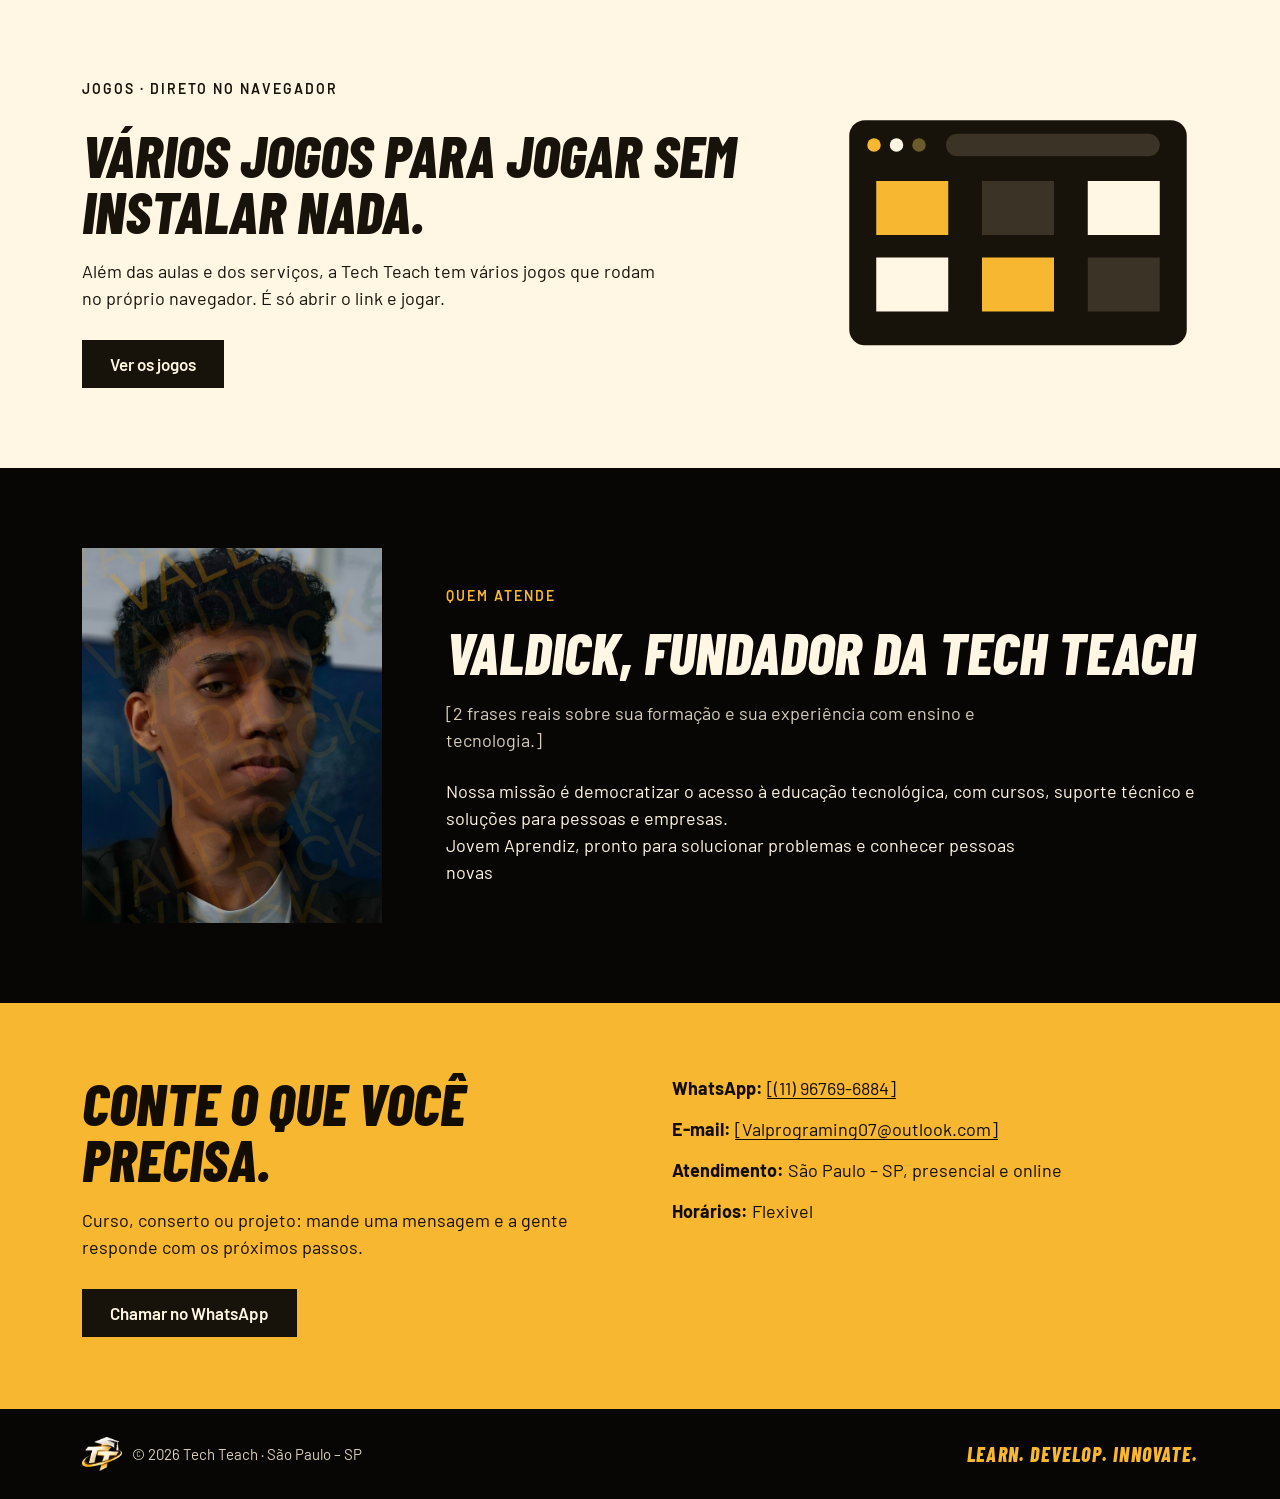
<file: Menu/index.html>
<!doctype html>
<html lang="pt-BR">
<head>
<meta charset="utf-8">
<meta name="viewport" content="width=device-width, initial-scale=1">
<title>Tech Teach — Cursos, assistência técnica e dados em São Paulo</title>
<meta name="description" content="Cursos de inglês, informática e Excel, assistência técnica para computadores e dashboards em Power BI. Atendimento presencial e online em São Paulo – SP.">
<meta property="og:title"
content="Tech Teach">
<meta property="og:description"
content="Learn. Develop. Innovate.">
<meta property="og:image"
content="/logo.jpg">
<meta name="theme-color" content="#070604">
<link rel="icon" href="logo.png" type="image/png">
<link rel="preconnect" href="https://fonts.googleapis.com">
<link rel="preconnect" href="https://fonts.gstatic.com" crossorigin>
<link rel="stylesheet" href="https://fonts.googleapis.com/css2?family=Barlow+Condensed:ital,wght@1,800&family=Barlow:wght@400;500;600&display=swap">
<link rel="stylesheet" href="style.css">
<script src="script.js" defer></script>
</head>
<body id="topo">
<a class="skip" href="#conteudo">Pular para o conteúdo</a>

<header class="site-header">
  <div class="inner">
    <a class="brand" href="#topo">
      <img src="logo.png" alt="Logo da Tech Teach">
      <span class="d">Tech Teach</span>
    </a>
    <button class="menu-btn" type="button" aria-expanded="false" aria-controls="menu">Menu</button>
    <nav class="nav" id="menu" aria-label="Principal">
      <a href="#educacao">Educação</a>
      <a href="#tecnica">Assistência técnica</a>
      <a href="#dados">Dados e soluções</a>
      <a href="#jogos">Jogos</a>
      <a class="btn btn-primary" href="#contato">Pedir orçamento</a>
    </nav>
  </div>
</header>

<main id="conteudo">

  <!-- Início -->
  <section class="hero" aria-labelledby="hero-titulo">
    <div class="hero-text">
      <p class="eyebrow">Educação e tecnologia · São Paulo – SP · presencial e online</p>
      <h1 class="d" id="hero-titulo">Cursos, conserto de computadores e dados em um só lugar.</h1>
      <p class="lead muted">Inglês, informática e Excel com acompanhamento. Diagnóstico, formatação e upgrade para o seu computador. Dashboards em Power BI para o seu negócio.</p>
      <p class="for-whom muted">Para estudantes, profissionais, empreendedores e empresas.</p>
      <div class="cta-row">
        <a class="btn btn-primary" href="#contato">Pedir orçamento ou matrícula</a>
        <a class="btn btn-outline" href="#educacao">Ver o que fazemos</a>
      </div>
      <p class="eyebrow muted">Para começar</p>
      <div class="chips">
        <a class="chip" href="#educacao">Inglês para iniciantes</a>
        <a class="chip" href="#educacao">Informática essencial</a>
        <a class="chip" href="#educacao">Excel profissional</a>
        <a class="chip" href="#tecnica">Formatação de computadores</a>
        <a class="chip" href="#tecnica">Diagnóstico técnico</a>
        <a class="chip" href="#dados">Dashboard Power BI</a>
      </div>
    </div>
    <div class="hero-logo">
      <img src="logo.png" alt="Logo da Tech Teach: dois T em dourado e branco, com capelo de formatura e uma órbita dourada">
    </div>
  </section>

  <!-- Education -->
  <section id="educacao" class="sec-light" aria-labelledby="educacao-titulo">
    <div class="wrap cols">
      <div class="wide">
        <p class="eyebrow">Education · ensino e capacitação</p>
        <h2 class="d title" id="educacao-titulo">Aulas para aprender fazendo.</h2>
        <ul class="rows">
          <li><b>Inglês</b><span>Básico, intermediário e conversação</span></li>
          <li><b>Informática</b><span>Básica e avançada</span></li>
          <li><b>Office</b><span>Word, Excel e PowerPoint</span></li>
          <li><b>Excel</b><span>Planilhas e funções profissionais</span></li>
          <li><b>Power BI</b><span>Dashboards e análise de dados</span></li>
          <li><b>Programação</b><span>Introdução à programação</span></li>
        </ul>
      </div>
      <div>
        <h3 class="d sub-title">Como estudar</h3>
        <ul class="rows">
          <li><b>Online (EAD)</b><span>Aulas e acompanhamento online</span></li>
          <li><b>Presencial</b><span>Aulas particulares e treinamentos</span></li>
          <li><b>Individual</b><span>Ensino personalizado</span></li>
          <li><b>Turmas</b><span>Cursos coletivos</span></li>
          <li><b>Cursos livres</b><span>Materiais e conteúdos digitais</span></li>
        </ul>
        <p class="note">Atividades práticas, conteúdo organizado por níveis e acompanhamento da sua evolução.</p>
      </div>
    </div>
  </section>

  <!-- Technical -->
  <section id="tecnica" aria-labelledby="tecnica-titulo">
    <div class="wrap cols">
      <div class="wide">
        <p class="eyebrow">Technical · assistência técnica</p>
        <h2 class="d title" id="tecnica-titulo">Computador ou notebook com problema?</h2>
        <p class="intro muted">Você recebe o diagnóstico e o orçamento antes de qualquer serviço começar. Só seguimos com a sua aprovação.</p>
        <ul class="rows">
          <li><b>Diagnóstico</b><span>Identificação de problemas</span></li>
          <li><b>Formatação</b><span>Reinstalação e configuração de sistemas</span></li>
          <li><b>Instalação</b><span>Programas e ferramentas</span></li>
          <li><b>Manutenção preventiva</b><span>Cuidados e conservação</span></li>
          <li><b>Upgrade</b><span>Memória RAM e armazenamento</span></li>
          <li><b>Suporte</b><span>Orientação e resolução de problemas</span></li>
          <li><b>Consultoria</b><span>Orientação para comprar equipamentos</span></li>
        </ul>
      </div>
      <div>
        <h3 class="d sub-title">Como é o atendimento</h3>
        <ol class="steps">
          <li>Recebemos a sua solicitação</li>
          <li>Identificamos o equipamento e o problema</li>
          <li>Diagnóstico técnico</li>
          <li>Apresentamos o orçamento</li>
          <li>Você aprova</li>
          <li>Execução do serviço</li>
          <li>Testes e entrega</li>
          <li>Pós-atendimento</li>
        </ol>
        <p class="note muted">Registramos os serviços realizados e orientamos como conservar o equipamento.</p>
      </div>
    </div>
  </section>

  <!-- Data e Solutions -->
  <section id="dados" class="sec-deep" aria-label="Dados e soluções digitais">
    <div class="wrap cols">
      <div>
        <p class="eyebrow">Data · análise de dados</p>
        <h2 class="d title">Números organizados, decisões mais claras.</h2>
        <p class="intro muted">Para pequenos negócios, comerciantes, empreendedores e profissionais administrativos.</p>
        <ul class="rows">
          <li><span>Dashboards no Power BI</span></li>
          <li><span>Planilhas automatizadas no Excel</span></li>
          <li><span>Relatórios gerenciais e indicadores (KPIs)</span></li>
          <li><span>Organização e tratamento de dados</span></li>
        </ul>
        <p class="note muted">Exemplo: uma loja organiza os dados de vendas e acompanha os resultados em um dashboard.</p>
      </div>
      <div>
        <p class="eyebrow">Solutions · soluções digitais</p>
        <h2 class="d title">Site, automação e processos no digital.</h2>
        <p class="intro muted">Para quem quer facilitar a rotina e ter uma presença online profissional.</p>
        <ul class="rows">
          <li><span>Sites institucionais e páginas comerciais</span></li>
          <li><span>Automação de tarefas</span></li>
          <li><span>Organização de processos digitais</span></li>
          <li><span>Consultoria em informática e implantação de ferramentas</span></li>
        </ul>
      </div>
    </div>
  </section>

  <!-- Jogos -->
  <section id="jogos" class="sec-light" aria-labelledby="jogos-titulo">
    <div class="wrap cols center">
      <div class="games-text">
        <p class="eyebrow">Jogos · direto no navegador</p>
        <h2 class="d title" id="jogos-titulo">Vários jogos para jogar sem instalar nada.</h2>
        <p>Além das aulas e dos serviços, a Tech Teach tem vários jogos que rodam no próprio navegador. É só abrir o link e jogar.</p>
        <a class="btn btn-dark" data-contact="jogos" href="https://valdickrodrigues07-prog.github.io/TechTeach/Lobby">Ver os jogos</a>
      </div>
      <div class="games-art">
        <svg viewBox="0 0 320 220" role="img" aria-label="Janela de navegador com um jogo de blocos dourados e brancos">
          <rect x="10" y="10" width="300" height="200" rx="14" fill="#17130b"/>
          <circle cx="32" cy="32" r="6" fill="#f7b731"/><circle cx="52" cy="32" r="6" fill="#fff6e3"/><circle cx="72" cy="32" r="6" fill="#6b5a2a"/>
          <rect x="96" y="22" width="190" height="20" rx="10" fill="#3a3326"/>
          <rect x="34" y="64" width="64" height="48" fill="#f7b731"/><rect x="128" y="64" width="64" height="48" fill="#3a3326"/><rect x="222" y="64" width="64" height="48" fill="#fff6e3"/>
          <rect x="34" y="132" width="64" height="48" fill="#fff6e3"/><rect x="128" y="132" width="64" height="48" fill="#f7b731"/><rect x="222" y="132" width="64" height="48" fill="#3a3326"/>
        </svg>
      </div>
    </div>
  </section>

  <!-- Quem atende -->
  <section id="quem" aria-labelledby="quem-titulo">
    <div class="wrap cols center">
<img class="photo" src="foto.jpg"
alt="Dono da Tech">
      <div class="about-text">
        <p class="eyebrow">Quem atende</p>
        <h2 class="d title" id="quem-titulo">Valdick, fundador da Tech Teach</h2>
        <p class="intro muted">[2 frases reais sobre sua formação e sua experiência com ensino e tecnologia.]</p>
        <p>Nossa missão é democratizar o acesso à educação tecnológica, com cursos, suporte técnico e soluções para pessoas e empresas.</p>
        <p>Jovem Aprendiz, pronto para solucionar problemas e conhecer pessoas novas</p>
      </div>
    </div>
  </section>

  <!-- Contato -->
  <section id="contato" class="sec-gold" aria-labelledby="contato-titulo">
    <div class="wrap cols">
      <div class="contact-text">
        <h2 class="d title" id="contato-titulo">Conte o que você precisa.</h2>
        <p>Curso, conserto ou projeto: mande uma mensagem e a gente responde com os próximos passos.</p>
        <a class="btn btn-dark" data-contact="whatsapp" href="https://wa.me/qr/ZJK7MYKNI4TTA1">Chamar no WhatsApp</a>
      </div>
      <div class="contact-list">
        <p><b>WhatsApp:</b> <a data-contact="whatsapp" data-show href="https://wa.me/qr/ZJK7MYKNI4TTA1">[(11) 96769-6884]</a></p>
        <p><b>E-mail:</b> <a data-contact="email" data-show href="mailto:valprograming07@outlook.com">[Valprograming07@outlook.com]</a></p>
        <p><b>Atendimento:</b> São Paulo – SP, presencial e online</p>
        <p><b>Horários:</b> Flexivel </p>
      </div>
    </div>
  </section>

</main>

<footer class="site-footer">
  <div class="inner">
    <span class="foot-brand"><img src="logo.png" alt=""><span>© <span id="ano">2026</span> Tech Teach · São Paulo – SP</span></span>
    <span class="d slogan">Learn. Develop. Innovate.</span>
  </div>
</footer>

</body>
</html>
</file>
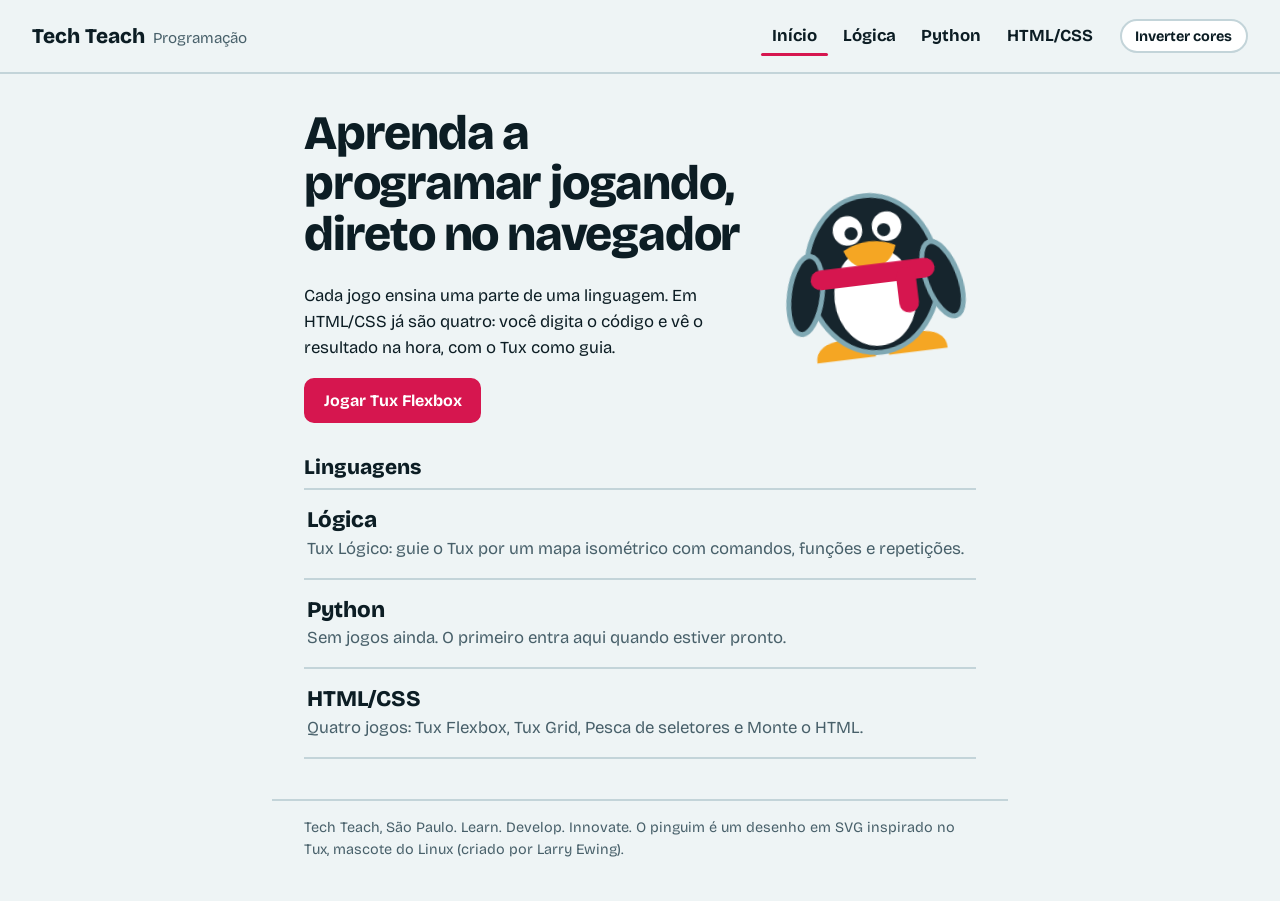
<file: Programmer/Index.html>
<!DOCTYPE html>
<html lang="pt-BR" data-theme="light">
<head>
<meta charset="utf-8">
<meta name="viewport" content="width=device-width, initial-scale=1, viewport-fit=cover">
<title>Tech Teach Programação: Tux Flexbox</title>
<link href="https://fonts.googleapis.com/css2?family=Bricolage+Grotesque:wght@400;700;800&family=JetBrains+Mono:wght@400;700&display=swap" rel="stylesheet">
<link rel="stylesheet" href="style.css">
<style id="sty"></style>
</head>
<body>
<svg width="0" height="0" style="position:absolute" aria-hidden="true"><symbol id="tux" viewBox="0 0 64 64">
<path d="M12 61q0-6 9-6t9 6zM34 61q0-6 9-6t9 6z" fill="#f5a623"/>
<g fill="#16252d" stroke="#7fa8b3" stroke-width="1.5"><ellipse cx="32" cy="36" rx="20" ry="24"/><ellipse cx="11" cy="40" rx="5" ry="12" transform="rotate(14 11 40)"/><ellipse cx="53" cy="40" rx="5" ry="12" transform="rotate(-14 53 40)"/></g>
<ellipse cx="32" cy="43" rx="12.5" ry="15" fill="#fff"/>
<circle cx="26" cy="22" r="4.5" fill="#fff"/><circle cx="38" cy="22" r="4.5" fill="#fff"/><circle cx="27" cy="23" r="2" fill="#16252d"/><circle cx="37" cy="23" r="2" fill="#16252d"/>
<path d="M24 28q8-4 16 0q-2 6-8 6t-8-6z" fill="#f5a623"/>
<rect x="13" y="33" width="38" height="6" rx="3" style="fill:var(--c)"/><rect x="39" y="35" width="6" height="14" rx="3" style="fill:var(--c)"/>
</symbol></svg>

<header>
<a class="br" href="#inicio">Tech Teach<span>Programação</span></a>
<nav class="m" aria-label="Linguagens"><a href="#inicio">Início</a><a href="#logica">Lógica</a><a href="#python">Python</a><a href="#html-css">HTML/CSS</a><i id="nb"></i></nav>
<button class="tg" id="inv" aria-pressed="false">Inverter cores</button>
</header>

<main>
<section id="inicio">
<div class="hero">
<div>
<h1>Aprenda a programar jogando, direto no navegador</h1>
<p>Cada jogo ensina uma parte de uma linguagem. Em HTML/CSS já são quatro: você digita o código e vê o resultado na hora, com o Tux como guia.</p>
<a class="btn" href="#html-css">Jogar Tux Flexbox</a>
</div>
<svg viewBox="0 0 64 64" style="--c:var(--hot)" aria-hidden="true"><use href="#tux"/></svg>
</div>
<h2>Linguagens</h2>
<ul class="tr">
<li><a href="#logica"><b>Lógica</b><span>Tux Lógico: guie o Tux por um mapa isométrico com comandos, funções e repetições.</span></a></li>
<li><a href="#python"><b>Python</b><span>Sem jogos ainda. O primeiro entra aqui quando estiver pronto.</span></a></li>
<li><a href="#html-css"><b>HTML/CSS</b><span>Quatro jogos: Tux Flexbox, Tux Grid, Pesca de seletores e Monte o HTML.</span></a></li>
</ul>
</section>

<section id="logica" hidden>
<h1>Tux Lógico</h1>
<nav id="ll" aria-label="Níveis"></nav>
<p id="lx"></p>
<canvas id="cv" role="img" aria-label="Mapa isométrico com o Tux e as luzes que ele precisa acender"></canvas>
<div id="pg"></div>
<div class="row" id="pl" style="margin-top:.6rem"></div>
<div class="row" id="rp" style="margin-top:.5rem"></div>
<div class="row" style="margin-top:.7rem"><button class="btn" id="go">Rodar</button><button class="gh" id="sp">Passo</button><button class="gh" id="vl">Velocidade ×1</button><button class="gh" id="rt">Reiniciar</button><button class="gh" id="cl">Limpar</button><button class="btn" id="nl" hidden>Próximo nível</button></div>
<p id="ls" role="status" aria-live="polite"></p>
</section>

<section id="python" hidden>
<h1>Python</h1>
<p>Esta trilha ainda não tem jogos. Quando o primeiro estiver pronto, ele aparece aqui.</p>
<pre class="term" aria-label="Exemplo de código Python">&gt;&gt;&gt; print("Olá, Tux!")
Olá, Tux!</pre>
<p><a class="gh" href="#html-css">Jogar Tux Flexbox</a></p>
</section>

<section id="html-css" hidden>
<h1>Jogos de HTML/CSS</h1>
<nav id="gm" aria-label="Jogos"></nav>
<nav id="lv" aria-label="Níveis"></nav>
<div class="say"><svg class="av" viewBox="0 0 64 64" style="--c:var(--hot)" aria-hidden="true"><use href="#tux"/></svg>
<div class="bb"><b id="lt"></b><p id="txt"></p></div></div>
<div class="stage" id="vw" role="group" aria-label="Área do jogo"><div id="alvo"></div><div id="jog"></div><div id="tank" hidden></div><iframe id="pv" title="Prévia da página" sandbox hidden></iframe></div>
<pre class="term" id="mk" hidden></pre>
<div class="code"><pre id="lk"></pre><textarea id="css" rows="2" spellcheck="false" autocapitalize="off" autocomplete="off" aria-label="Seu código"></textarea><pre id="lc">}</pre></div>
<div class="row"><button class="btn" id="run">Rodar</button><button class="gh" id="dica">Dica</button><button class="gh" id="rs">Limpar</button><button class="btn" id="nx" hidden>Próximo nível</button></div>
<p id="st" role="status" aria-live="polite"></p>
</section>
</main>
<footer>Tech Teach, São Paulo. Learn. Develop. Innovate. O pinguim é um desenho em SVG inspirado no Tux, mascote do Linux (criado por Larry Ewing).</footer>

<script src="script.js"></script>
</body>
</html>
</file>
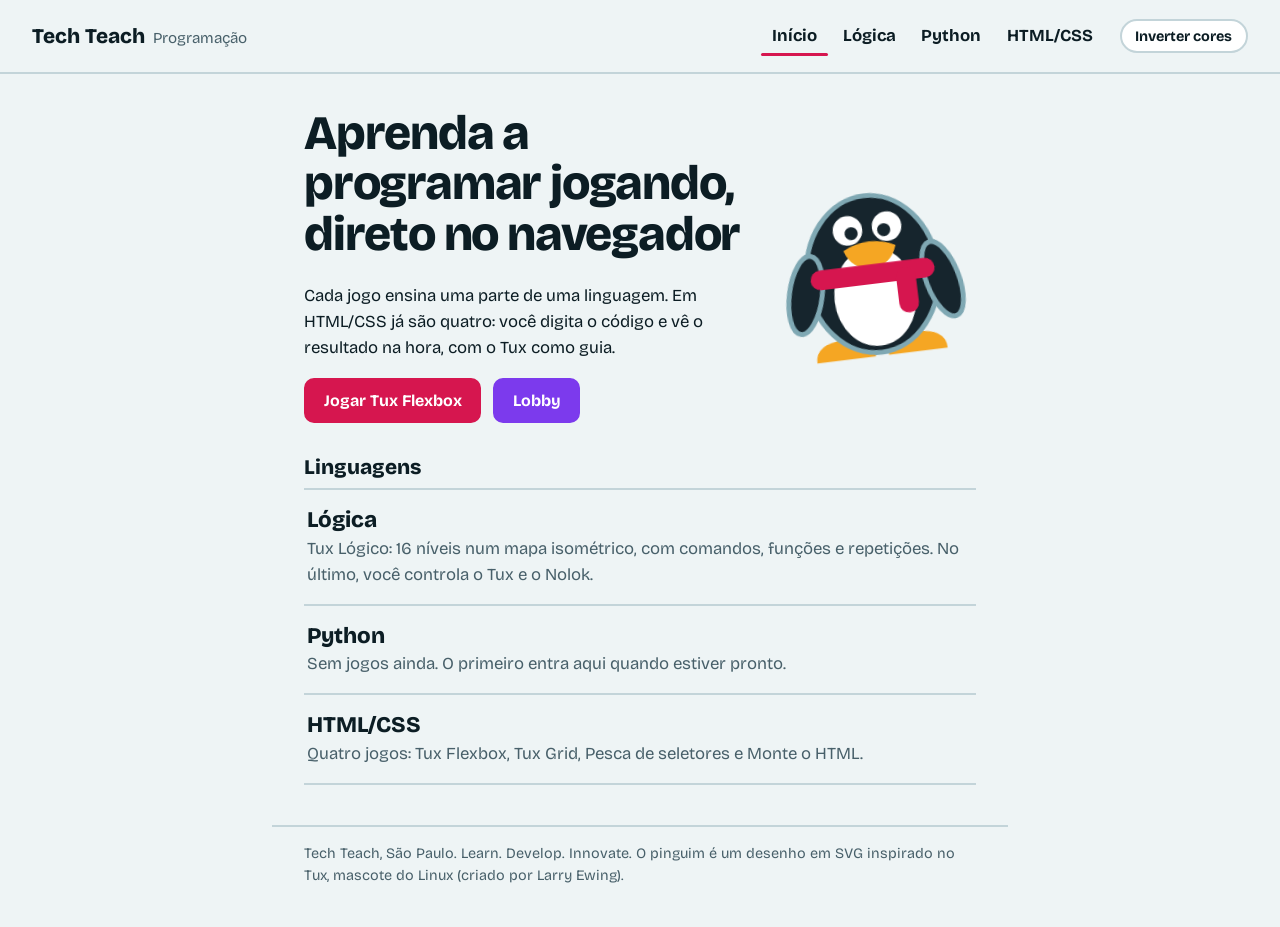
<file: Programmer/index.html>
<!DOCTYPE html>
<html lang="pt-BR" data-theme="light">
<head>
<meta charset="utf-8">
<meta name="viewport" content="width=device-width, initial-scale=1, viewport-fit=cover">
<title>Tech Teach Programação: Tux Flexbox</title>
<link href="https://fonts.googleapis.com/css2?family=Bricolage+Grotesque:wght@400;700;800&family=JetBrains+Mono:wght@400;700&display=swap" rel="stylesheet">
<link rel="stylesheet" href="style.css">
<style id="sty"></style>
</head>
<body>
<svg width="0" height="0" style="position:absolute" aria-hidden="true"><symbol id="tux" viewBox="0 0 64 64">
<path d="M12 61q0-6 9-6t9 6zM34 61q0-6 9-6t9 6z" fill="#f5a623"/>
<g fill="#16252d" stroke="#7fa8b3" stroke-width="1.5"><ellipse cx="32" cy="36" rx="20" ry="24"/><ellipse cx="11" cy="40" rx="5" ry="12" transform="rotate(14 11 40)"/><ellipse cx="53" cy="40" rx="5" ry="12" transform="rotate(-14 53 40)"/></g>
<ellipse cx="32" cy="43" rx="12.5" ry="15" fill="#fff"/>
<circle cx="26" cy="22" r="4.5" fill="#fff"/><circle cx="38" cy="22" r="4.5" fill="#fff"/><circle cx="27" cy="23" r="2" fill="#16252d"/><circle cx="37" cy="23" r="2" fill="#16252d"/>
<path d="M24 28q8-4 16 0q-2 6-8 6t-8-6z" fill="#f5a623"/>
<rect x="13" y="33" width="38" height="6" rx="3" style="fill:var(--c)"/><rect x="39" y="35" width="6" height="14" rx="3" style="fill:var(--c)"/>
</symbol></svg>

<header>
<a class="br" href="#inicio">Tech Teach<span>Programação</span></a>
<nav class="m" aria-label="Linguagens"><a href="#inicio">Início</a><a href="#logica">Lógica</a><a href="#python">Python</a><a href="#html-css">HTML/CSS</a><i id="nb"></i></nav>
<button class="tg" id="inv" aria-pressed="false">Inverter cores</button>
</header>

<main>
<section id="inicio">
<div class="hero">
<div>
<h1>Aprenda a programar jogando, direto no navegador</h1>
<p>Cada jogo ensina uma parte de uma linguagem. Em HTML/CSS já são quatro: você digita o código e vê o resultado na hora, com o Tux como guia.</p>
<a class="btn" href="#html-css">Jogar Tux Flexbox</a>
<!-- LOBBY: troque o link abaixo pelo endereço do Lobby dos jogos -->
<a class="btn lobby" href="https://valdickrodrigues07-prog.github.io/TechTeach/Lobby/" target="_blank" rel="noopener">Lobby</a>
</div>
<svg viewBox="0 0 64 64" style="--c:var(--hot)" aria-hidden="true"><use href="#tux"/></svg>
</div>
<h2>Linguagens</h2>
<ul class="tr">
<li><a href="#logica"><b>Lógica</b><span>Tux Lógico: 16 níveis num mapa isométrico, com comandos, funções e repetições. No último, você controla o Tux e o Nolok.</span></a></li>
<li><a href="#python"><b>Python</b><span>Sem jogos ainda. O primeiro entra aqui quando estiver pronto.</span></a></li>
<li><a href="#html-css"><b>HTML/CSS</b><span>Quatro jogos: Tux Flexbox, Tux Grid, Pesca de seletores e Monte o HTML.</span></a></li>
</ul>
</section>

<section id="logica" hidden>
<h1>Tux Lógico</h1>
<nav id="ll" aria-label="Níveis"></nav>
<p id="lx"></p>
<canvas id="cv" role="img" aria-label="Mapa isométrico com o Tux e as luzes que ele precisa acender"></canvas>
<div id="pg"></div>
<div class="row" id="pl" style="margin-top:.6rem"></div>
<div class="row" id="rp" style="margin-top:.5rem"></div>
<div class="row" style="margin-top:.7rem"><button class="btn" id="go">Rodar</button><button class="gh" id="sp">Passo</button><button class="gh" id="vl">Velocidade ×1</button><button class="gh" id="rt">Reiniciar</button><button class="gh" id="cl">Limpar</button><button class="btn" id="nl" hidden>Próximo nível</button></div>
<p id="ls" role="status" aria-live="polite"></p>
</section>

<section id="python" hidden>
<h1>Python</h1>
<p>Esta trilha ainda não tem jogos. Quando o primeiro estiver pronto, ele aparece aqui.</p>
<pre class="term" aria-label="Exemplo de código Python">&gt;&gt;&gt; print("Olá, Tux!")
Olá, Tux!</pre>
<p><a class="gh" href="#html-css">Jogar Tux Flexbox</a></p>
</section>

<section id="html-css" hidden>
<h1>Jogos de HTML/CSS</h1>
<nav id="gm" aria-label="Jogos"></nav>
<nav id="lv" aria-label="Níveis"></nav>
<div class="say"><svg class="av" viewBox="0 0 64 64" style="--c:var(--hot)" aria-hidden="true"><use href="#tux"/></svg>
<div class="bb"><b id="lt"></b><p id="txt"></p></div></div>
<div class="stage" id="vw" role="group" aria-label="Área do jogo"><div id="alvo"></div><div id="jog"></div><div id="tank" hidden></div><iframe id="pv" title="Prévia da página" sandbox hidden></iframe></div>
<pre class="term" id="mk" hidden></pre>
<div class="code"><pre id="lk"></pre><textarea id="css" rows="2" spellcheck="false" autocapitalize="off" autocomplete="off" aria-label="Seu código"></textarea><pre id="lc">}</pre></div>
<div class="row"><button class="btn" id="run">Rodar</button><button class="gh" id="dica">Dica</button><button class="gh" id="rs">Limpar</button><button class="btn" id="nx" hidden>Próximo nível</button></div>
<p id="st" role="status" aria-live="polite"></p>
</section>
</main>
<footer>Tech Teach, São Paulo. Learn. Develop. Innovate. O pinguim é um desenho em SVG inspirado no Tux, mascote do Linux (criado por Larry Ewing).</footer>

<script src="script.js"></script>
</body>
</html>
</file>
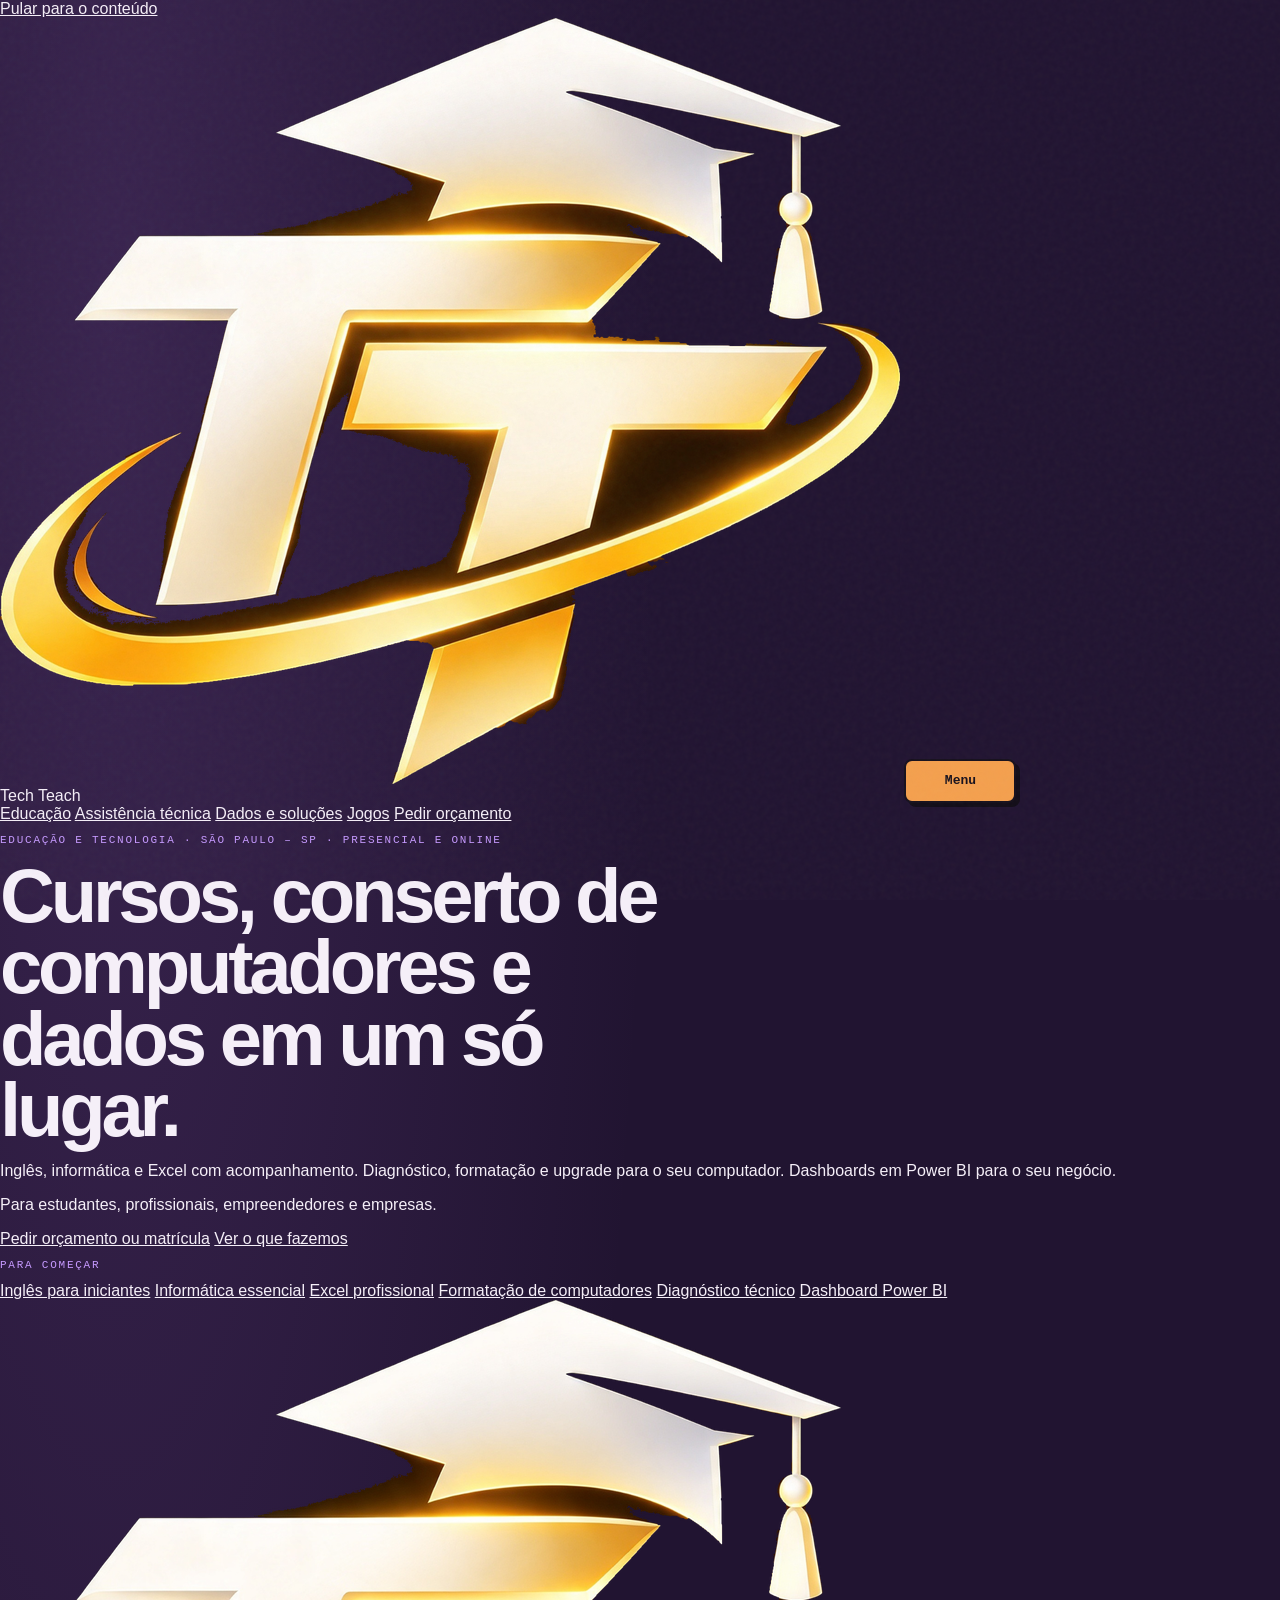
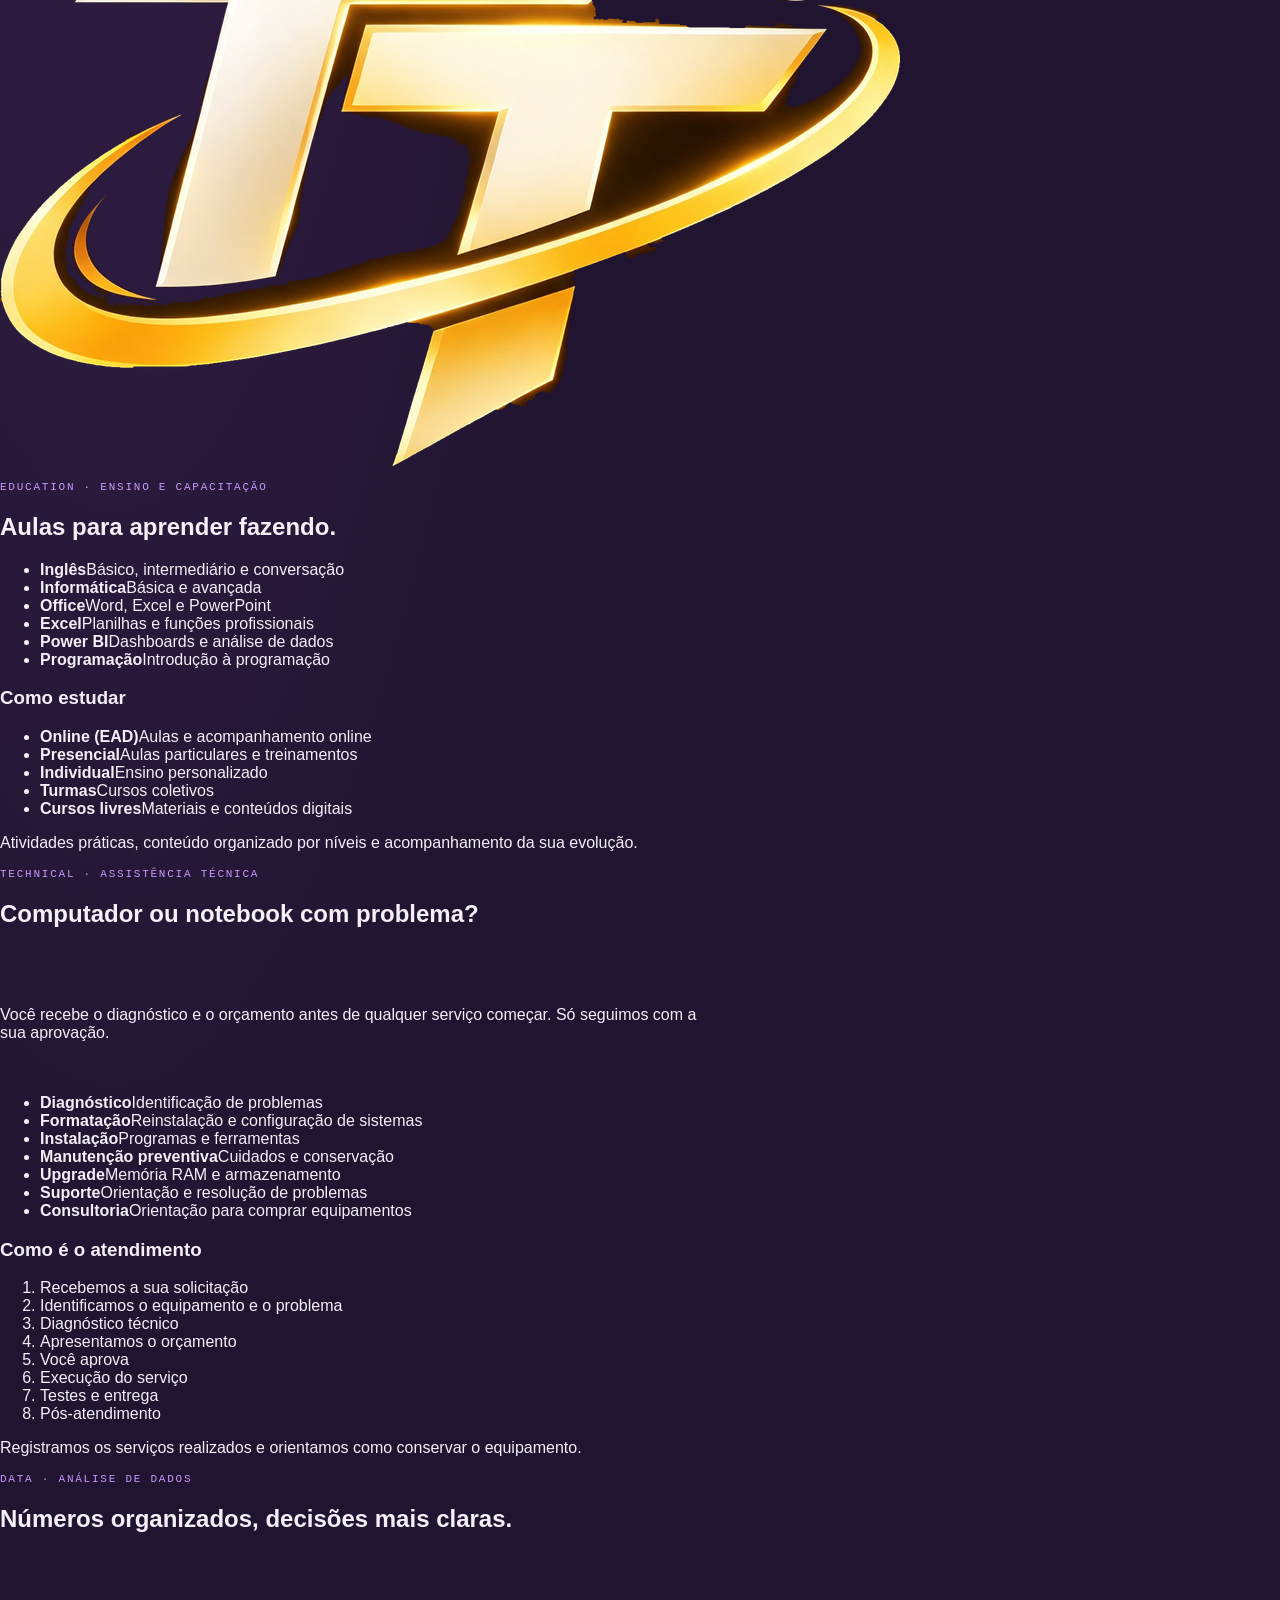
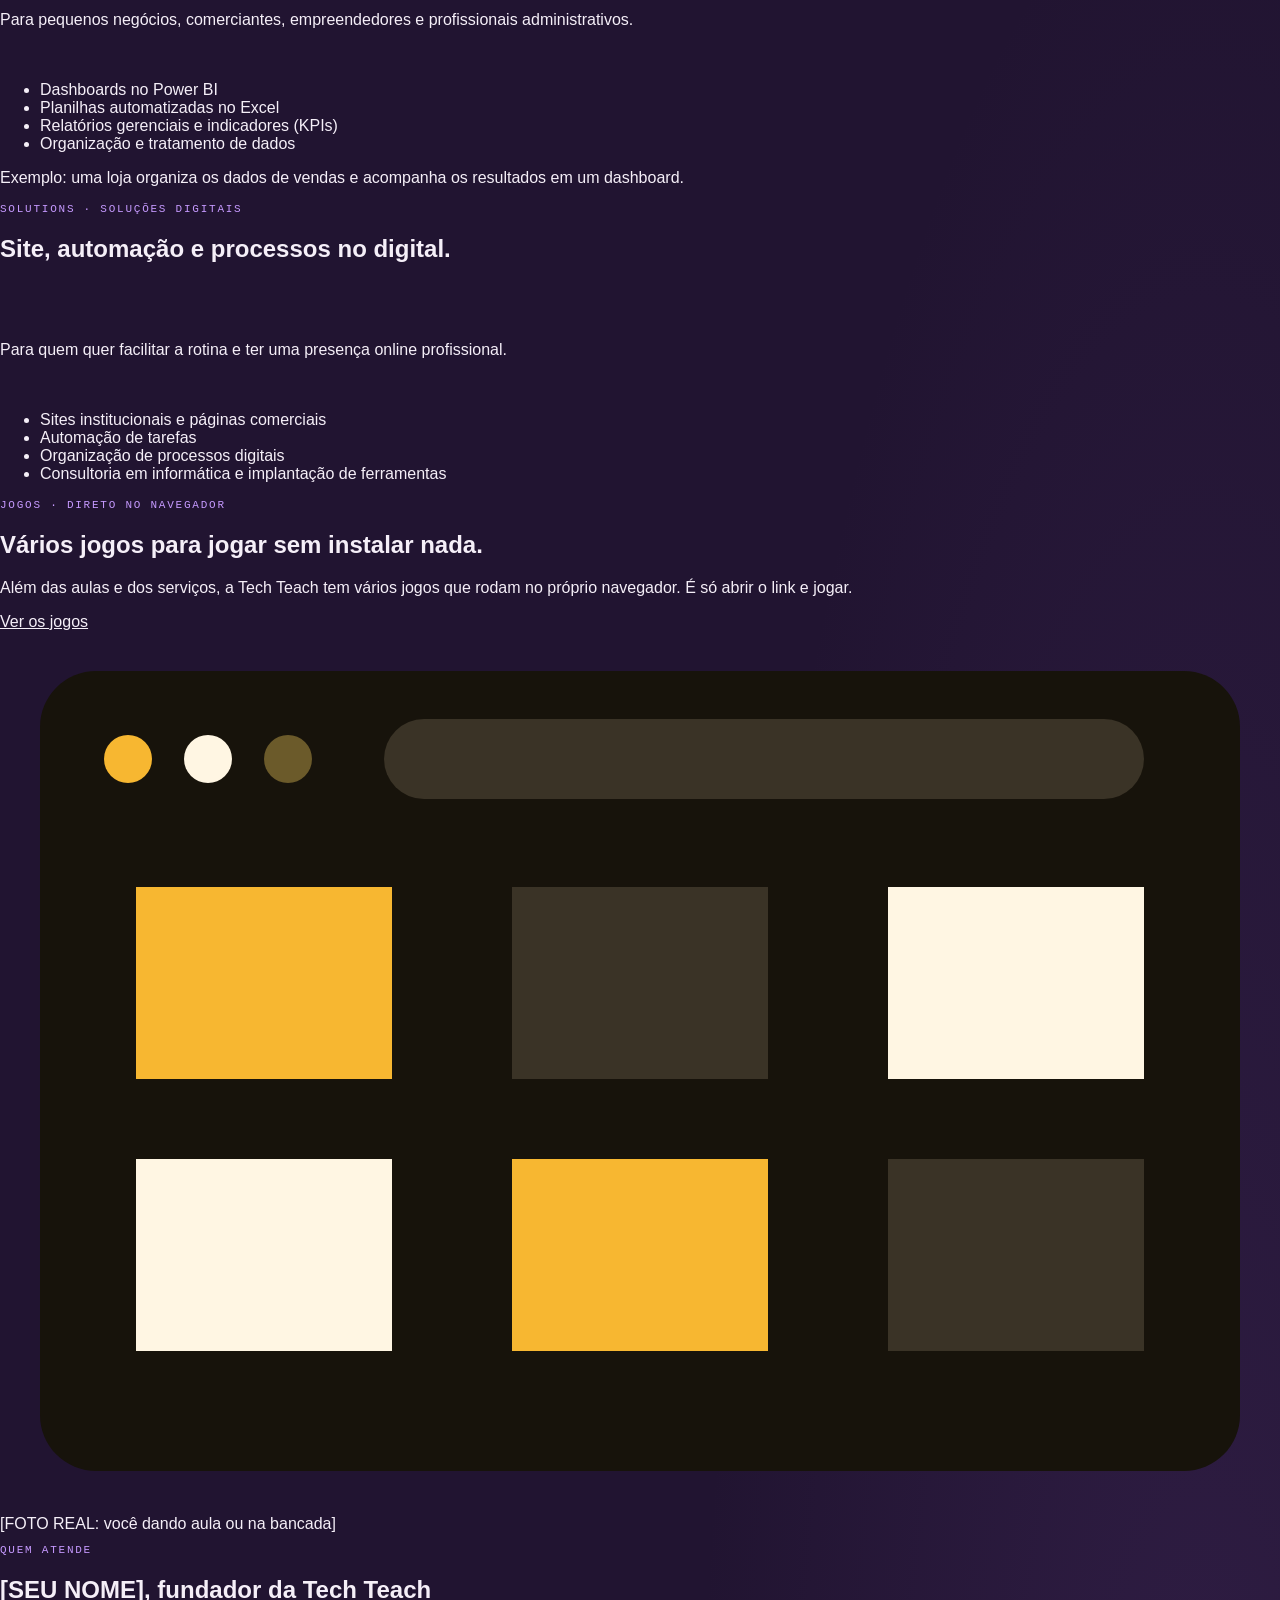
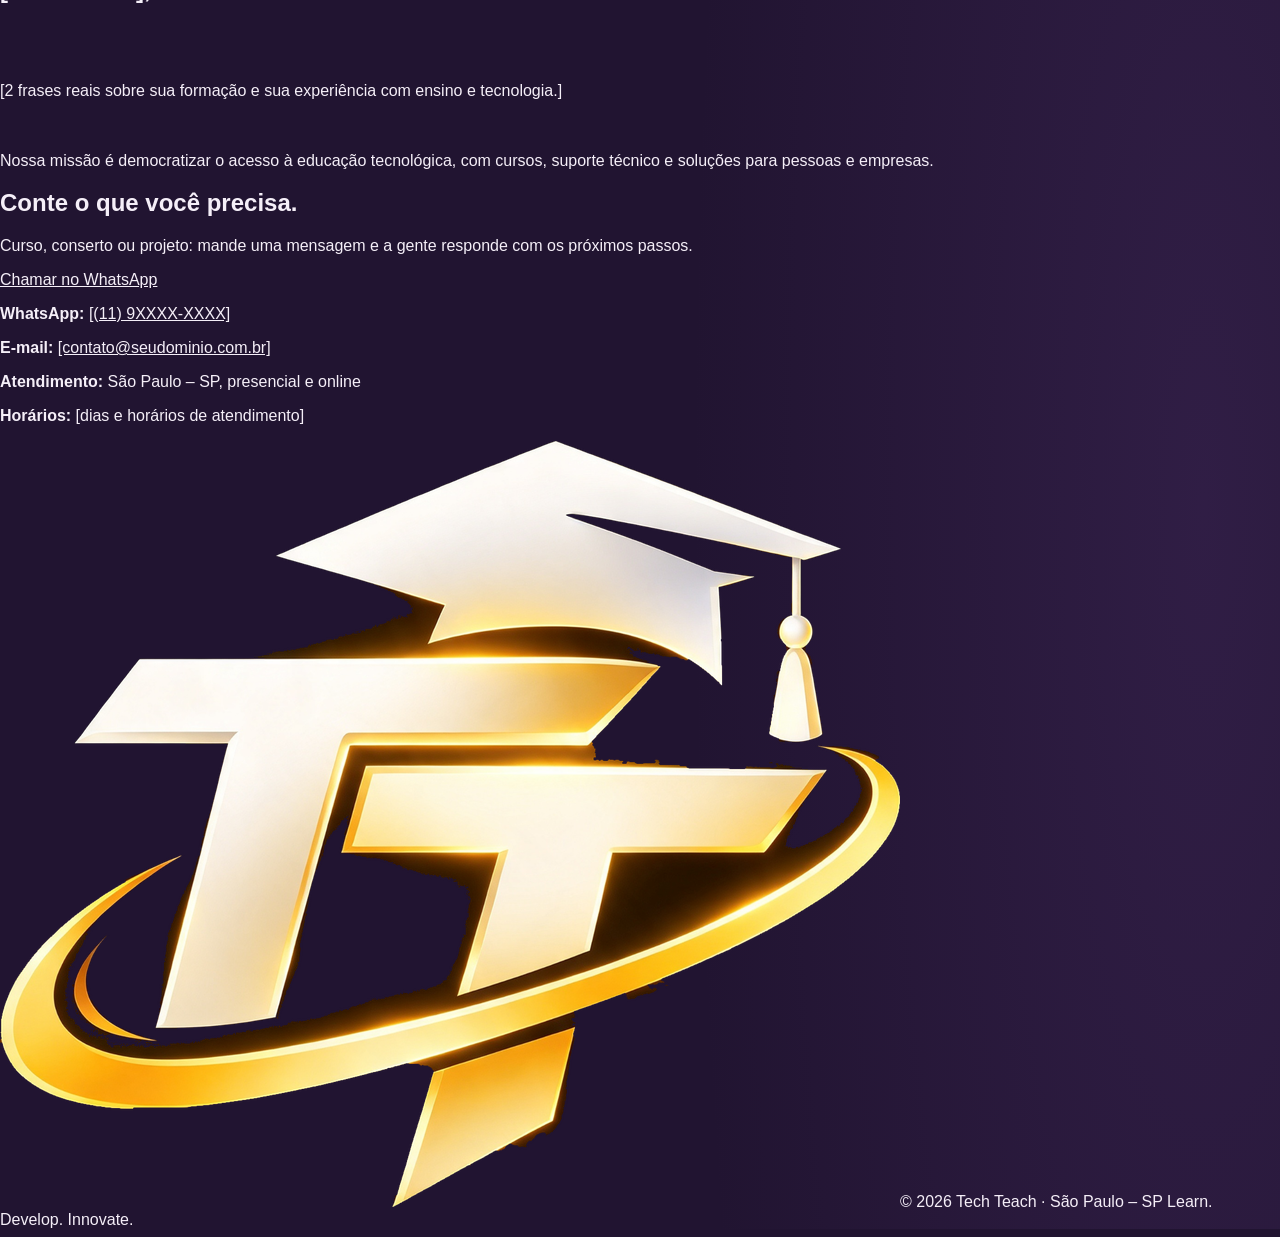
<file: index (1).html>
<!doctype html>
<html lang="pt-BR">
<head>
<meta charset="utf-8">
<meta name="viewport" content="width=device-width, initial-scale=1">
<title>Tech Teach — Cursos, assistência técnica e dados em São Paulo</title>
<meta name="description" content="Cursos de inglês, informática e Excel, assistência técnica para computadores e dashboards em Power BI. Atendimento presencial e online em São Paulo – SP.">
<meta name="theme-color" content="#070604">
<link rel="icon" href="logo.png" type="image/png">
<link rel="preconnect" href="https://fonts.googleapis.com">
<link rel="preconnect" href="https://fonts.gstatic.com" crossorigin>
<link rel="stylesheet" href="https://fonts.googleapis.com/css2?family=Barlow+Condensed:ital,wght@1,800&family=Barlow:wght@400;500;600&display=swap">
<link rel="stylesheet" href="style.css">
<script src="script.js" defer></script>
</head>
<body id="topo">
<a class="skip" href="#conteudo">Pular para o conteúdo</a>

<header class="site-header">
  <div class="inner">
    <a class="brand" href="#topo">
      <img src="logo.png" alt="Logo da Tech Teach">
      <span class="d">Tech Teach</span>
    </a>
    <button class="menu-btn" type="button" aria-expanded="false" aria-controls="menu">Menu</button>
    <nav class="nav" id="menu" aria-label="Principal">
      <a href="#educacao">Educação</a>
      <a href="#tecnica">Assistência técnica</a>
      <a href="#dados">Dados e soluções</a>
      <a href="#jogos">Jogos</a>
      <a class="btn btn-primary" href="#contato">Pedir orçamento</a>
    </nav>
  </div>
</header>

<main id="conteudo">

  <!-- Início -->
  <section class="hero" aria-labelledby="hero-titulo">
    <div class="hero-text">
      <p class="eyebrow">Educação e tecnologia · São Paulo – SP · presencial e online</p>
      <h1 class="d" id="hero-titulo">Cursos, conserto de computadores e dados em um só lugar.</h1>
      <p class="lead muted">Inglês, informática e Excel com acompanhamento. Diagnóstico, formatação e upgrade para o seu computador. Dashboards em Power BI para o seu negócio.</p>
      <p class="for-whom muted">Para estudantes, profissionais, empreendedores e empresas.</p>
      <div class="cta-row">
        <a class="btn btn-primary" href="#contato">Pedir orçamento ou matrícula</a>
        <a class="btn btn-outline" href="#educacao">Ver o que fazemos</a>
      </div>
      <p class="eyebrow muted">Para começar</p>
      <div class="chips">
        <a class="chip" href="#educacao">Inglês para iniciantes</a>
        <a class="chip" href="#educacao">Informática essencial</a>
        <a class="chip" href="#educacao">Excel profissional</a>
        <a class="chip" href="#tecnica">Formatação de computadores</a>
        <a class="chip" href="#tecnica">Diagnóstico técnico</a>
        <a class="chip" href="#dados">Dashboard Power BI</a>
      </div>
    </div>
    <div class="hero-logo">
      <img src="logo.png" alt="Logo da Tech Teach: dois T em dourado e branco, com capelo de formatura e uma órbita dourada">
    </div>
  </section>

  <!-- Education -->
  <section id="educacao" class="sec-light" aria-labelledby="educacao-titulo">
    <div class="wrap cols">
      <div class="wide">
        <p class="eyebrow">Education · ensino e capacitação</p>
        <h2 class="d title" id="educacao-titulo">Aulas para aprender fazendo.</h2>
        <ul class="rows">
          <li><b>Inglês</b><span>Básico, intermediário e conversação</span></li>
          <li><b>Informática</b><span>Básica e avançada</span></li>
          <li><b>Office</b><span>Word, Excel e PowerPoint</span></li>
          <li><b>Excel</b><span>Planilhas e funções profissionais</span></li>
          <li><b>Power BI</b><span>Dashboards e análise de dados</span></li>
          <li><b>Programação</b><span>Introdução à programação</span></li>
        </ul>
      </div>
      <div>
        <h3 class="d sub-title">Como estudar</h3>
        <ul class="rows">
          <li><b>Online (EAD)</b><span>Aulas e acompanhamento online</span></li>
          <li><b>Presencial</b><span>Aulas particulares e treinamentos</span></li>
          <li><b>Individual</b><span>Ensino personalizado</span></li>
          <li><b>Turmas</b><span>Cursos coletivos</span></li>
          <li><b>Cursos livres</b><span>Materiais e conteúdos digitais</span></li>
        </ul>
        <p class="note">Atividades práticas, conteúdo organizado por níveis e acompanhamento da sua evolução.</p>
      </div>
    </div>
  </section>

  <!-- Technical -->
  <section id="tecnica" aria-labelledby="tecnica-titulo">
    <div class="wrap cols">
      <div class="wide">
        <p class="eyebrow">Technical · assistência técnica</p>
        <h2 class="d title" id="tecnica-titulo">Computador ou notebook com problema?</h2>
        <p class="intro muted">Você recebe o diagnóstico e o orçamento antes de qualquer serviço começar. Só seguimos com a sua aprovação.</p>
        <ul class="rows">
          <li><b>Diagnóstico</b><span>Identificação de problemas</span></li>
          <li><b>Formatação</b><span>Reinstalação e configuração de sistemas</span></li>
          <li><b>Instalação</b><span>Programas e ferramentas</span></li>
          <li><b>Manutenção preventiva</b><span>Cuidados e conservação</span></li>
          <li><b>Upgrade</b><span>Memória RAM e armazenamento</span></li>
          <li><b>Suporte</b><span>Orientação e resolução de problemas</span></li>
          <li><b>Consultoria</b><span>Orientação para comprar equipamentos</span></li>
        </ul>
      </div>
      <div>
        <h3 class="d sub-title">Como é o atendimento</h3>
        <ol class="steps">
          <li>Recebemos a sua solicitação</li>
          <li>Identificamos o equipamento e o problema</li>
          <li>Diagnóstico técnico</li>
          <li>Apresentamos o orçamento</li>
          <li>Você aprova</li>
          <li>Execução do serviço</li>
          <li>Testes e entrega</li>
          <li>Pós-atendimento</li>
        </ol>
        <p class="note muted">Registramos os serviços realizados e orientamos como conservar o equipamento.</p>
      </div>
    </div>
  </section>

  <!-- Data e Solutions -->
  <section id="dados" class="sec-deep" aria-label="Dados e soluções digitais">
    <div class="wrap cols">
      <div>
        <p class="eyebrow">Data · análise de dados</p>
        <h2 class="d title">Números organizados, decisões mais claras.</h2>
        <p class="intro muted">Para pequenos negócios, comerciantes, empreendedores e profissionais administrativos.</p>
        <ul class="rows">
          <li><span>Dashboards no Power BI</span></li>
          <li><span>Planilhas automatizadas no Excel</span></li>
          <li><span>Relatórios gerenciais e indicadores (KPIs)</span></li>
          <li><span>Organização e tratamento de dados</span></li>
        </ul>
        <p class="note muted">Exemplo: uma loja organiza os dados de vendas e acompanha os resultados em um dashboard.</p>
      </div>
      <div>
        <p class="eyebrow">Solutions · soluções digitais</p>
        <h2 class="d title">Site, automação e processos no digital.</h2>
        <p class="intro muted">Para quem quer facilitar a rotina e ter uma presença online profissional.</p>
        <ul class="rows">
          <li><span>Sites institucionais e páginas comerciais</span></li>
          <li><span>Automação de tarefas</span></li>
          <li><span>Organização de processos digitais</span></li>
          <li><span>Consultoria em informática e implantação de ferramentas</span></li>
        </ul>
      </div>
    </div>
  </section>

  <!-- Jogos -->
  <section id="jogos" class="sec-light" aria-labelledby="jogos-titulo">
    <div class="wrap cols center">
      <div class="games-text">
        <p class="eyebrow">Jogos · direto no navegador</p>
        <h2 class="d title" id="jogos-titulo">Vários jogos para jogar sem instalar nada.</h2>
        <p>Além das aulas e dos serviços, a Tech Teach tem vários jogos que rodam no próprio navegador. É só abrir o link e jogar.</p>
        <a class="btn btn-dark" data-contact="jogos" href="#">Ver os jogos</a>
      </div>
      <div class="games-art">
        <svg viewBox="0 0 320 220" role="img" aria-label="Janela de navegador com um jogo de blocos dourados e brancos">
          <rect x="10" y="10" width="300" height="200" rx="14" fill="#17130b"/>
          <circle cx="32" cy="32" r="6" fill="#f7b731"/><circle cx="52" cy="32" r="6" fill="#fff6e3"/><circle cx="72" cy="32" r="6" fill="#6b5a2a"/>
          <rect x="96" y="22" width="190" height="20" rx="10" fill="#3a3326"/>
          <rect x="34" y="64" width="64" height="48" fill="#f7b731"/><rect x="128" y="64" width="64" height="48" fill="#3a3326"/><rect x="222" y="64" width="64" height="48" fill="#fff6e3"/>
          <rect x="34" y="132" width="64" height="48" fill="#fff6e3"/><rect x="128" y="132" width="64" height="48" fill="#f7b731"/><rect x="222" y="132" width="64" height="48" fill="#3a3326"/>
        </svg>
      </div>
    </div>
  </section>

  <!-- Quem atende -->
  <section id="quem" aria-labelledby="quem-titulo">
    <div class="wrap cols center">
      <!-- Troque este bloco por: <img class="photo" src="foto.jpg" alt="Seu nome dando aula"> -->
      <div class="photo">[FOTO REAL: você dando aula ou na bancada]</div>
      <div class="about-text">
        <p class="eyebrow">Quem atende</p>
        <h2 class="d title" id="quem-titulo">[SEU NOME], fundador da Tech Teach</h2>
        <p class="intro muted">[2 frases reais sobre sua formação e sua experiência com ensino e tecnologia.]</p>
        <p>Nossa missão é democratizar o acesso à educação tecnológica, com cursos, suporte técnico e soluções para pessoas e empresas.</p>
      </div>
    </div>
  </section>

  <!-- Contato -->
  <section id="contato" class="sec-gold" aria-labelledby="contato-titulo">
    <div class="wrap cols">
      <div class="contact-text">
        <h2 class="d title" id="contato-titulo">Conte o que você precisa.</h2>
        <p>Curso, conserto ou projeto: mande uma mensagem e a gente responde com os próximos passos.</p>
        <a class="btn btn-dark" data-contact="whatsapp" href="#">Chamar no WhatsApp</a>
      </div>
      <div class="contact-list">
        <p><b>WhatsApp:</b> <a data-contact="whatsapp" data-show href="#">[(11) 9XXXX-XXXX]</a></p>
        <p><b>E-mail:</b> <a data-contact="email" data-show href="#">[contato@seudominio.com.br]</a></p>
        <p><b>Atendimento:</b> São Paulo – SP, presencial e online</p>
        <p><b>Horários:</b> [dias e horários de atendimento]</p>
      </div>
    </div>
  </section>

</main>

<footer class="site-footer">
  <div class="inner">
    <span class="foot-brand"><img src="logo.png" alt=""><span>© <span id="ano">2026</span> Tech Teach · São Paulo – SP</span></span>
    <span class="d slogan">Learn. Develop. Innovate.</span>
  </div>
</footer>

</body>
</html>
</file>
<file: style.css>
:root {
  --night: #211431;
  --night-2: #2b1a40;
  --panel: #35234b;
  --panel-line: #5a426e;
  --paper: #f5eff8;
  --paper-2: #e9dff0;
  --ink: #21172a;
  --muted: #c4b3d0;
  --purple: #c69aff;
  --purple-dark: #6f42a5;
  --orange: #f4a04e;
  --teal: #7dd5c4;
  --yellow: #f2d277;
  --pink: #e6a7d8;
  --mono: 'IBM Plex Mono', ui-monospace, SFMono-Regular, Consolas, monospace;
  --display: 'Bricolage Grotesque', 'Trebuchet MS', sans-serif;
}
* { box-sizing: border-box; }
html { scroll-behavior: smooth; }
body {
  margin: 0;
  min-height: 100vh;
  color: var(--paper);
  background:
    radial-gradient(ellipse at 9% 5%, rgba(142, 91, 185, .22), transparent 34rem),
    radial-gradient(ellipse at 94% 88%, rgba(93, 58, 129, .25), transparent 32rem),
    var(--night);
  font-family: var(--display);
  overflow-x: hidden;
}
body::before {
  content: "";
  position: fixed;
  inset: 0;
  pointer-events: none;
  opacity: .15;
  background-image: url("data:image/svg+xml,%3Csvg viewBox='0 0 180 180' xmlns='http://www.w3.org/2000/svg'%3E%3Cfilter id='n'%3E%3CfeTurbulence type='fractalNoise' baseFrequency='.86' numOctaves='3' stitchTiles='stitch'/%3E%3C/filter%3E%3Crect width='100%25' height='100%25' filter='url(%23n)' opacity='.22'/%3E%3C/svg%3E");
  z-index: 0;
}
a { color: inherit; }
.shell { width: min(1120px, calc(100% - 40px)); margin: 0 auto; position: relative; z-index: 1; }
.topbar {
  display: flex; align-items: center; justify-content: space-between;
  padding: 26px 0 20px; border-bottom: 1px solid rgba(226, 207, 239, .18);
}
.brand { display: inline-flex; flex-direction: column; gap: 3px; text-decoration: none; }
.brand-name { font-size: 17px; font-weight: 800; letter-spacing: .075em; }
.brand-sub { color: var(--muted); font: 10px var(--mono); letter-spacing: .12em; text-transform: uppercase; }
.menu-btn {
  display: inline-flex; align-items: center; justify-content: center;
  min-width: 112px; min-height: 44px; padding: 0 20px;
  border: 2px solid #17111d; border-radius: 8px;
  background: var(--orange); color: #17111d;
  box-shadow: 4px 4px 0 #120d18;
  text-decoration: none; font: 700 13px var(--mono);
  transition: transform .16s ease, box-shadow .16s ease;
}
.menu-btn:hover { transform: translate(2px, 2px); box-shadow: 2px 2px 0 #120d18; }
.intro { padding: 58px 0 36px; max-width: 720px; }
.eyebrow { color: var(--purple); font: 11px var(--mono); letter-spacing: .16em; text-transform: uppercase; }
h1 { margin: 14px 0 14px; max-width: 680px; font-size: clamp(42px, 7vw, 76px); line-height: .94; letter-spacing: -.055em; font-weight: 800; }
h1 span { color: var(--purple); }
.intro p { max-width: 560px; margin: 0; color: #d2c3dc; font-size: 17px; line-height: 1.65; }
.section-head { display: flex; justify-content: space-between; align-items: end; gap: 20px; margin: 22px 0 18px; }
.section-head h2 { margin: 0; font-size: 19px; letter-spacing: -.02em; }
.section-head span { color: var(--muted); font: 10px var(--mono); letter-spacing: .08em; text-transform: uppercase; }
.games {
  display: grid; grid-template-columns: repeat(2, minmax(0, 1fr)); gap: 20px;
  padding-bottom: 58px;
}
.game-card {
  position: relative; min-height: 270px; padding: 27px;
  border: 1px solid var(--panel-line); border-radius: 13px;
  background: linear-gradient(145deg, rgba(61, 42, 81, .96), rgba(42, 27, 61, .98));
  box-shadow: 7px 7px 0 rgba(13, 8, 19, .28);
  overflow: hidden; isolation: isolate;
}
.game-card::after { content: ""; position: absolute; width: 170px; height: 170px; right: -70px; top: -80px; border: 1px solid rgba(237, 224, 247, .11); border-radius: 50%; box-shadow: 0 0 0 17px rgba(237,224,247,.025), 0 0 0 35px rgba(237,224,247,.02); z-index: -1; }
.card-top { display: flex; align-items: center; justify-content: space-between; gap: 12px; }
.category { color: var(--muted); font: 10px var(--mono); text-transform: uppercase; letter-spacing: .12em; }
.index { color: rgba(245,239,248,.4); font: 11px var(--mono); }
.game-card h3 { margin: 14px 0 9px; font-size: clamp(29px, 3.4vw, 38px); line-height: 1; letter-spacing: -.04em; }
.game-card p { max-width: 310px; min-height: 48px; margin: 0 0 20px; color: #c8b9d2; font-size: 13px; line-height: 1.45; }
.launch {
  position: relative; display: inline-flex; align-items: center; justify-content: center;
  min-width: 224px; min-height: 62px; padding: 0 27px;
  border: 2px solid #17111d; border-radius: 7px;
  color: #20152a; text-decoration: none; font: 700 14px var(--mono);
  box-shadow: 4px 4px 0 #130d19; transition: transform .16s ease, box-shadow .16s ease;
  z-index: 2;
}
.launch:hover { transform: translate(2px, 2px); box-shadow: 2px 2px 0 #130d19; }
.launch:focus-visible, .menu-btn:focus-visible { outline: 3px solid white; outline-offset: 4px; }
.handware { --button-color: var(--yellow); }
.handware .launch { background: var(--yellow); }
.teach-tux { --button-color: var(--teal); }
.teach-tux .launch { background: var(--teal); }
.mount-hard { --button-color: var(--purple); }
.mount-hard .launch { background: var(--purple); }
.far-heavens { --button-color: var(--pink); }
.far-heavens .launch { background: var(--pink); }
.shape-launch {
  width: 270px; min-width: 270px; min-height: 104px; height: 104px; padding: 0;
  border: 0; border-radius: 0; background: transparent !important;
  box-shadow: none !important; overflow: visible;
}
.shape-launch:hover { transform: translate(2px, 2px); box-shadow: none !important; }
.shape-launch svg { position: absolute; inset: 0; width: 100%; height: 100%; overflow: visible; z-index: 0; }
.shape-launch span { position: relative; z-index: 1; margin-top: 27px; font-size: 13px; text-shadow: 0 1px 0 rgba(255,255,255,.22); }
.shape-launch svg { pointer-events: none; }

/* Teclas discretas ao fundo do card Handware. */
.keyboard-art { position: absolute; right: 18px; bottom: 24px; width: 138px; opacity: .13; transform: rotate(-8deg); pointer-events: none; }
.keyboard-row { display: flex; gap: 4px; margin: 4px 0; }
.keyboard-row i { display: block; flex: 1; height: 15px; border: 1px solid var(--yellow); border-radius: 3px; }
.keyboard-row i.wide { flex: 1.8; }
.keyboard-row i.space { flex: 4; }

/* Tux em traço simples, sem competir com o nome do jogo. */
.tux-art { position: absolute; right: 24px; bottom: 15px; width: 100px; height: 125px; opacity: .92; pointer-events: none; }
.mountain-art { position: absolute; right: 0; bottom: 0; width: 100%; height: 112px; opacity: .28; pointer-events: none; }
.cloud-art { position: absolute; right: 16px; bottom: 17px; width: 138px; height: 91px; opacity: .26; pointer-events: none; }
.footer { display: flex; align-items: center; justify-content: space-between; gap: 18px; padding: 18px 0 26px; border-top: 1px solid rgba(226, 207, 239, .18); color: #a895b8; font: 10px var(--mono); letter-spacing: .045em; }
.footer strong { color: #e0d2e9; font-weight: 500; }
.notice { position: fixed; left: 50%; bottom: 22px; z-index: 10; transform: translate(-50%, 18px); opacity: 0; pointer-events: none; padding: 12px 17px; border: 1px solid #80639b; border-radius: 7px; background: #38244e; color: #f5eff8; font: 11px var(--mono); box-shadow: 4px 4px 0 rgba(0,0,0,.24); transition: opacity .2s ease, transform .2s ease; }
.notice.show { opacity: 1; transform: translate(-50%, 0); }

/* Interações do lobby */
.game-card {
  cursor: pointer;
  --pointer-x: 50%;
  --pointer-y: 50%;
  transition: transform .22s ease, border-color .22s ease, box-shadow .22s ease, background .22s ease;
  background:
    radial-gradient(260px circle at var(--pointer-x) var(--pointer-y), rgba(198,154,255,.12), transparent 70%),
    linear-gradient(145deg, rgba(61, 42, 81, .96), rgba(42, 27, 61, .98));
}
.game-card:hover {
  transform: translateY(-5px);
  border-color: rgba(198,154,255,.8);
  box-shadow: 9px 12px 0 rgba(13, 8, 19, .28), 0 0 26px rgba(198,154,255,.10);
}
.game-card.selected {
  border-color: var(--purple);
  box-shadow: 0 0 0 2px rgba(198,154,255,.22), 8px 8px 0 rgba(13,8,19,.28);
}
.game-card:focus-visible { outline: 3px solid var(--purple); outline-offset: 5px; }
.launch, .menu-btn { cursor: pointer; }
.launch:active, .menu-btn:active { transform: translate(3px,3px) scale(.985); box-shadow: 1px 1px 0 #130d19; }
.keyboard-art i { transition: background .12s ease, box-shadow .12s ease, transform .12s ease; }
.handware:hover .keyboard-art i:nth-child(3n) {
  background: rgba(242,210,119,.55);
  box-shadow: 0 0 9px rgba(242,210,119,.45);
  transform: translateY(-2px);
}
.tux-art { transform-origin: 50% 90%; transition: transform .25s ease; }
.teach-tux:hover .tux-art { animation: tux-bounce .7s ease-in-out infinite alternate; }
.mountain-launch svg path { transform-box: fill-box; transform-origin: center bottom; transition: d .2s ease, filter .2s ease; }
.mount-hard:hover .mountain-launch svg { filter: drop-shadow(0 4px 7px rgba(198,154,255,.24)); }
.cloud-launch svg { transition: transform .25s ease; }
.far-heavens:hover .cloud-launch svg { transform: translateY(-4px); }
.notice { max-width: calc(100vw - 32px); text-align: center; }
@keyframes tux-bounce { from { transform: translateY(0) rotate(-2deg); } to { transform: translateY(-7px) rotate(2deg); } }
@media (prefers-reduced-motion: reduce) {
  .game-card, .tux-art, .cloud-launch svg, .keyboard-art i { animation: none !important; transition: none !important; }
}

@media (max-width: 700px) {
  .shell { width: min(100% - 28px, 540px); }
  .topbar { padding-top: 19px; }
  .intro { padding: 44px 0 27px; }
  .intro p { font-size: 15px; }
  .games { grid-template-columns: 1fr; gap: 15px; padding-bottom: 38px; }
  .game-card { min-height: 250px; padding: 22px; }
  .launch { min-width: 210px; min-height: 58px; font-size: 13px; }
  .shape-launch { width: 250px; min-width: 250px; height: 98px; min-height: 98px; }
  .section-head { align-items: start; flex-direction: column; gap: 7px; }
  .footer { align-items: flex-start; flex-direction: column; gap: 8px; }
}
@media (prefers-reduced-motion: reduce) { *, *::before, *::after { scroll-behavior: auto !important; transition-duration: .01ms !important; } }
</file>
<file: Digitação/style.css>
:root{--paper:#F3EDE1;--card:#FBF7EE;--ink:#1D1B16;--mut:#675F50;--l:#D9431B;--r:#0B7A69;--hi:#F4C430;--on:#fff;--bd:#1D1B16;--hf:'Bricolage Grotesque','Trebuchet MS',system-ui,sans-serif;--mf:'IBM Plex Mono',ui-monospace,Menlo,Consolas,monospace;color-scheme:light;box-sizing:border-box;padding-top:env(safe-area-inset-top,0px);padding-bottom:env(safe-area-inset-bottom,0px)}
@media(prefers-color-scheme:dark){:root:not([data-theme="light"]){--paper:#16140F;--card:#211E16;--ink:#F2EBDB;--mut:#A9A08C;--l:#FF6B3D;--r:#33BFA8;--on:#16140F;--bd:#F2EBDB;color-scheme:dark}}
:root[data-theme="dark"]{--paper:#16140F;--card:#211E16;--ink:#F2EBDB;--mut:#A9A08C;--l:#FF6B3D;--r:#33BFA8;--on:#16140F;--bd:#F2EBDB;color-scheme:dark}
html{scroll-padding-top:env(safe-area-inset-top,0px);scroll-behavior:smooth}
*,::before,::after{box-sizing:inherit}
[hidden]{display:none!important}
body{margin:0;background:var(--paper);color:var(--ink);font:17px/1.55 system-ui,-apple-system,'Segoe UI',Roboto,sans-serif}
.w{max-width:960px;margin:0 auto;padding:0 20px}
.top{display:flex;justify-content:space-between;align-items:baseline;flex-wrap:wrap;gap:10px 20px;padding:18px 0;border-bottom:2px solid var(--bd)}
.brand{display:flex;align-items:baseline;flex-wrap:wrap;gap:4px 12px;color:inherit;text-decoration:none}
.brand b{font:800 1.6rem/1 var(--hf);letter-spacing:-.02em;background:linear-gradient(transparent 62%,var(--hi) 62%)}
.brand span,.kick,.hud{font:500 .82rem var(--mf);text-transform:uppercase;letter-spacing:.06em;color:var(--mut)}
nav{display:flex;gap:18px}nav a{color:var(--ink);font-weight:700}
h1{font:800 clamp(2.1rem,6.5vw,3.5rem)/1.04 var(--hf);letter-spacing:-.03em;margin:.25em 0 .4em;max-width:16ch}
h2{font:800 1.8rem/1.1 var(--hf);letter-spacing:-.02em;margin:0}
h3{font:800 1.6rem/1.1 var(--hf);margin:0}
.hero{padding:44px 0 6px}.hero>p{max-width:60ch}
.tips{display:grid;grid-template-columns:repeat(auto-fit,minmax(260px,1fr));gap:18px 28px;margin-top:26px}
.tips p{margin:0;border-left:4px solid var(--hi);padding-left:14px}
.game{margin:44px 0;padding:22px;border:2px solid var(--bd);border-radius:16px;background:var(--card);box-shadow:0 6px 0 var(--bd)}
.gh{display:flex;gap:16px;align-items:flex-start}.gh p{margin:.3em 0 0;color:var(--mut)}
.num{flex:none;width:48px;height:48px;display:grid;place-items:center;border:2px solid var(--bd);border-radius:10px;background:var(--hi);color:#1D1B16;font:800 1.4rem var(--hf);box-shadow:0 4px 0 var(--bd)}
.modes{display:flex;flex-wrap:wrap;gap:8px;margin:18px 0 0}
.modes button{font:700 .95rem var(--mf);padding:8px 14px;border:2px solid var(--bd);border-radius:99px;background:transparent;color:var(--ink);cursor:pointer}
.modes button.on{background:var(--ink);color:var(--paper)}
.bar{display:flex;flex-wrap:wrap;align-items:center;gap:8px 20px;margin:14px 0}
.hud b{display:inline-block;min-width:2.2ch;color:var(--ink);font-size:1.1rem}
.hint{flex:1 1 220px;text-transform:none;letter-spacing:0;font:500 .95rem var(--mf);color:var(--ink)}
.mouse{width:30px;height:42px;flex:none}.mouse path{fill:var(--card);stroke:var(--bd);stroke-width:2;stroke-linejoin:round}
.mouse.L .lb{fill:var(--l)}.mouse.R .rb{fill:var(--r)}
.stage{position:relative;height:340px;overflow:hidden;border:2px solid var(--bd);border-radius:10px;background:var(--paper);user-select:none;-webkit-user-select:none;touch-action:manipulation}
.dots{background-image:radial-gradient(circle,rgba(130,120,100,.4) 1px,transparent 1.6px);background-size:24px 24px}
.ov{position:absolute;inset:0;z-index:5;display:grid;align-content:center;justify-items:center;gap:8px;padding:16px;text-align:center;background:color-mix(in srgb,var(--paper) 94%,transparent)}
.ov p{margin:0;max-width:46ch}.best{font:700 .95rem var(--mf);color:var(--r)}
.go{margin-top:8px;font:800 1.1rem var(--hf);padding:12px 28px;border:2px solid var(--bd);border-radius:12px;background:var(--hi);color:#1D1B16;box-shadow:0 5px 0 var(--bd);cursor:pointer}
.go:active{transform:translateY(4px);box-shadow:0 1px 0 var(--bd)}
.tg{position:absolute;width:84px;height:84px;border:3px solid var(--bd);border-radius:50%;color:var(--on);font:800 1rem var(--mf);cursor:pointer;box-shadow:0 4px 0 var(--bd)}
.tg.L{background:var(--l)}.tg.R{background:var(--r)}.tg.bad{animation:sh .3s}
.burst{position:absolute;width:84px;height:84px;border:4px solid;border-radius:50%;pointer-events:none;animation:bu .4s forwards}
.burst.L{color:var(--l)}.burst.R{color:var(--r)}
@keyframes sh{25%{transform:translateX(-9px)}75%{transform:translateX(9px)}}
@keyframes bu{to{transform:scale(1.7);opacity:0}}
.wd{position:absolute;top:6px;padding:2px 10px;border:2px solid var(--bd);border-radius:8px;background:var(--card);font:700 1.15rem var(--mf);white-space:nowrap}
.wd u{text-decoration:none;background:var(--hi);color:#1D1B16}.wd.zap{border-color:var(--r);animation:bu .3s forwards}
.floor::after{content:"";position:absolute;left:0;right:0;bottom:0;height:8px;background:repeating-linear-gradient(90deg,var(--bd) 0 14px,transparent 14px 24px)}
#ti{width:100%;margin-top:14px;padding:12px 14px;border:2px solid var(--bd);border-radius:10px;background:var(--paper);color:var(--ink);font:700 1.3rem var(--mf)}
#ti.err{border-color:var(--l);background:color-mix(in srgb,var(--l) 16%,var(--paper))}#ti:disabled{opacity:.5}
.note{margin:10px 0 0;font-size:.9rem;color:var(--mut)}
footer{padding:20px 0 40px;border-top:2px solid var(--bd);font:500 .85rem/1.6 var(--mf);color:var(--mut)}
a:focus-visible,button:focus-visible,input:focus-visible{outline:3px solid var(--r);outline-offset:3px}
.mw{position:absolute;inset:0}
.win{position:absolute;left:40%;top:4%;width:57%;height:60%;border:2px solid var(--bd);border-radius:8px;background:var(--card)}
.win b{position:absolute;left:10px;top:4px;font:700 .8rem var(--mf);color:var(--mut)}
.tbar{position:absolute;left:0;right:0;bottom:0;height:15%;border-top:2px solid var(--bd);background:var(--card)}
.it{position:absolute;display:grid;justify-items:center;gap:4px;padding:6px 8px;border:2px solid transparent;border-radius:8px;background:none;color:var(--ink);font:600 .8rem var(--mf);cursor:pointer}
.it:hover{border-color:var(--bd)}.it.bad{animation:sh .3s}
.it::before{content:"";border:2px solid var(--bd);background:var(--card)}
.kp::before{width:46px;height:32px;border-radius:3px 9px 3px 3px;background:var(--hi)}
.ka::before{width:32px;height:40px;border-radius:3px}
.kg::before{width:40px;height:40px;border-radius:50%;background:var(--ink)}
.kl::before{width:34px;height:40px;border-radius:2px 2px 9px 9px;border-style:dashed}
.ki::before{width:78px;height:46px;border-radius:4px;background:var(--mut)}
.kx::before,.kb::before,.kt::before,.kv::before{display:none}
.kx,.kb{border-color:var(--bd);background:var(--card);font-size:.9rem}
.kt{text-decoration:underline}
.kv{width:42%;border:2px dashed var(--mut);color:var(--mut)}
.ur{position:absolute;padding:2px 10px;border:2px solid var(--bd);border-radius:99px;background:var(--paper);font:500 .75rem var(--mf);color:var(--mut)}
.kf{border:2px solid var(--bd);background:var(--card);color:var(--mut);justify-items:start}
.ks{background:var(--hi);color:#1D1B16;border-radius:2px}
.ke{text-decoration:underline wavy var(--l);text-underline-offset:4px}
.kf::before,.ks::before,.ke::before{display:none}
.tmb{height:10px;margin-bottom:12px;border:2px solid var(--bd);border-radius:99px;overflow:hidden;background:var(--paper)}
.tmb i{display:block;width:100%;height:100%;background:var(--r)}
.txs{height:auto;min-height:230px;padding:16px;background:var(--card)}
.txt{font:500 clamp(1.1rem,3.2vw,1.55rem)/2.1 var(--mf);color:var(--mut)}
.txt .dn{color:var(--r)}.txt .cur{background:var(--hi);color:#1D1B16;border-radius:3px}
.txt .er{text-decoration:underline wavy var(--l);text-underline-offset:6px}
.kbd{--u:clamp(28px,7.6vw,46px);display:grid;gap:6px;width:max-content;max-width:100%;margin:18px auto 0}
.kr{display:flex;gap:6px}.r1{margin-left:calc(var(--u)*.35)}.r2{margin-left:calc(var(--u)*.9)}
.k{width:var(--u);height:var(--u);display:grid;place-items:center;border:2px solid var(--bd);border-radius:8px;background:color-mix(in srgb,var(--c) 26%,var(--card));color:var(--ink);font:700 clamp(.8rem,2.4vw,1.05rem) var(--mf);text-transform:uppercase;box-shadow:0 3px 0 var(--bd)}
.f0{--c:var(--l)}.f1{--c:var(--hi)}.f2{--c:var(--r)}.f3,.f4{--c:var(--mut)}
.k.sp{width:calc(var(--u)*6);margin-left:calc(var(--u)*2.2);font-size:.8rem}
.k.nx{background:var(--ink);color:var(--paper);border-color:var(--c);outline:3px solid var(--c);outline-offset:2px}
.k.pr{transform:translateY(3px);box-shadow:none}.k.ok{background:var(--r);color:var(--on)}.k.bad{background:var(--l);color:var(--on)}
.txt.ct{position:relative;height:calc(2.1em*4);overflow:hidden;scroll-behavior:smooth}
.dg{display:grid;gap:8px}.ch{display:flex;flex-wrap:wrap;align-items:center;gap:8px}
.ch b{flex:0 0 230px;font:700 .8rem var(--mf);color:var(--mut)}
.modes button:disabled{opacity:.35;cursor:not-allowed}

@media(max-width:560px){.ch b{flex-basis:100%}}
@media(max-width:560px){.stage{height:300px}.game{padding:14px}}
@media(prefers-reduced-motion:reduce){*{animation:none!important;scroll-behavior:auto!important}}
</file>
<file: Lobby/style.css>
:root {
  --night: #211431;
  --night-2: #2b1a40;
  --panel: #35234b;
  --panel-line: #5a426e;
  --paper: #f5eff8;
  --paper-2: #e9dff0;
  --ink: #21172a;
  --muted: #c4b3d0;
  --purple: #c69aff;
  --purple-dark: #6f42a5;
  --orange: #f4a04e;
  --teal: #7dd5c4;
  --yellow: #f2d277;
  --pink: #e6a7d8;
  --mono: 'IBM Plex Mono', ui-monospace, SFMono-Regular, Consolas, monospace;
  --display: 'Bricolage Grotesque', 'Trebuchet MS', sans-serif;
}
* { box-sizing: border-box; }
html { scroll-behavior: smooth; }
body {
  margin: 0;
  min-height: 100vh;
  color: var(--paper);
  background:
    radial-gradient(ellipse at 9% 5%, rgba(142, 91, 185, .22), transparent 34rem),
    radial-gradient(ellipse at 94% 88%, rgba(93, 58, 129, .25), transparent 32rem),
    var(--night);
  font-family: var(--display);
  overflow-x: hidden;
}
body::before {
  content: "";
  position: fixed;
  inset: 0;
  pointer-events: none;
  opacity: .15;
  background-image: url("data:image/svg+xml,%3Csvg viewBox='0 0 180 180' xmlns='http://www.w3.org/2000/svg'%3E%3Cfilter id='n'%3E%3CfeTurbulence type='fractalNoise' baseFrequency='.86' numOctaves='3' stitchTiles='stitch'/%3E%3C/filter%3E%3Crect width='100%25' height='100%25' filter='url(%23n)' opacity='.22'/%3E%3C/svg%3E");
  z-index: 0;
}
a { color: inherit; }
.shell { width: min(1120px, calc(100% - 40px)); margin: 0 auto; position: relative; z-index: 1; }
.topbar {
  display: flex; align-items: center; justify-content: space-between;
  padding: 26px 0 20px; border-bottom: 1px solid rgba(226, 207, 239, .18);
}
.brand { display: inline-flex; flex-direction: column; gap: 3px; text-decoration: none; }
.brand-name { font-size: 17px; font-weight: 800; letter-spacing: .075em; }
.brand-sub { color: var(--muted); font: 10px var(--mono); letter-spacing: .12em; text-transform: uppercase; }
.menu-btn {
  display: inline-flex; align-items: center; justify-content: center;
  min-width: 112px; min-height: 44px; padding: 0 20px;
  border: 2px solid #17111d; border-radius: 8px;
  background: var(--orange); color: #17111d;
  box-shadow: 4px 4px 0 #120d18;
  text-decoration: none; font: 700 13px var(--mono);
  transition: transform .16s ease, box-shadow .16s ease;
}
.menu-btn:hover { transform: translate(2px, 2px); box-shadow: 2px 2px 0 #120d18; }
.intro { padding: 58px 0 36px; max-width: 720px; }
.eyebrow { color: var(--purple); font: 11px var(--mono); letter-spacing: .16em; text-transform: uppercase; }
h1 { margin: 14px 0 14px; max-width: 680px; font-size: clamp(42px, 7vw, 76px); line-height: .94; letter-spacing: -.055em; font-weight: 800; }
h1 span { color: var(--purple); }
.intro p { max-width: 560px; margin: 0; color: #d2c3dc; font-size: 17px; line-height: 1.65; }
.section-head { display: flex; justify-content: space-between; align-items: end; gap: 20px; margin: 22px 0 18px; }
.section-head h2 { margin: 0; font-size: 19px; letter-spacing: -.02em; }
.section-head span { color: var(--muted); font: 10px var(--mono); letter-spacing: .08em; text-transform: uppercase; }
.games {
  display: grid; grid-template-columns: repeat(2, minmax(0, 1fr)); gap: 20px;
  padding-bottom: 58px;
}
.game-card {
  position: relative; min-height: 270px; padding: 27px;
  border: 1px solid var(--panel-line); border-radius: 13px;
  background: linear-gradient(145deg, rgba(61, 42, 81, .96), rgba(42, 27, 61, .98));
  box-shadow: 7px 7px 0 rgba(13, 8, 19, .28);
  overflow: hidden; isolation: isolate;
}
.game-card::after { content: ""; position: absolute; width: 170px; height: 170px; right: -70px; top: -80px; border: 1px solid rgba(237, 224, 247, .11); border-radius: 50%; box-shadow: 0 0 0 17px rgba(237,224,247,.025), 0 0 0 35px rgba(237,224,247,.02); z-index: -1; }
.card-top { display: flex; align-items: center; justify-content: space-between; gap: 12px; }
.category { color: var(--muted); font: 10px var(--mono); text-transform: uppercase; letter-spacing: .12em; }
.index { color: rgba(245,239,248,.4); font: 11px var(--mono); }
.game-card h3 { margin: 14px 0 9px; font-size: clamp(29px, 3.4vw, 38px); line-height: 1; letter-spacing: -.04em; }
.game-card p { max-width: 310px; min-height: 48px; margin: 0 0 20px; color: #c8b9d2; font-size: 13px; line-height: 1.45; }
.launch {
  position: relative; display: inline-flex; align-items: center; justify-content: center;
  min-width: 224px; min-height: 62px; padding: 0 27px;
  border: 2px solid #17111d; border-radius: 7px;
  color: #20152a; text-decoration: none; font: 700 14px var(--mono);
  box-shadow: 4px 4px 0 #130d19; transition: transform .16s ease, box-shadow .16s ease;
  z-index: 2;
}
.launch:hover { transform: translate(2px, 2px); box-shadow: 2px 2px 0 #130d19; }
.launch:focus-visible, .menu-btn:focus-visible { outline: 3px solid white; outline-offset: 4px; }
.handware { --button-color: var(--yellow); }
.handware .launch { background: var(--yellow); }
.teach-tux { --button-color: var(--teal); }
.teach-tux .launch { background: var(--teal); }
.mount-hard { --button-color: var(--purple); }
.mount-hard .launch { background: var(--purple); }
.far-heavens { --button-color: var(--pink); }
.far-heavens .launch { background: var(--pink); }
.shape-launch {
  width: 270px; min-width: 270px; min-height: 104px; height: 104px; padding: 0;
  border: 0; border-radius: 0; background: transparent !important;
  box-shadow: none !important; overflow: visible;
}
.shape-launch:hover { transform: translate(2px, 2px); box-shadow: none !important; }
.shape-launch svg { position: absolute; inset: 0; width: 100%; height: 100%; overflow: visible; z-index: 0; }
.shape-launch span { position: relative; z-index: 1; margin-top: 27px; font-size: 13px; text-shadow: 0 1px 0 rgba(255,255,255,.22); }
.shape-launch svg { pointer-events: none; }

/* Teclas discretas ao fundo do card Handware. */
.keyboard-art { position: absolute; right: 18px; bottom: 24px; width: 138px; opacity: .13; transform: rotate(-8deg); pointer-events: none; }
.keyboard-row { display: flex; gap: 4px; margin: 4px 0; }
.keyboard-row i { display: block; flex: 1; height: 15px; border: 1px solid var(--yellow); border-radius: 3px; }
.keyboard-row i.wide { flex: 1.8; }
.keyboard-row i.space { flex: 4; }

/* Tux em traço simples, sem competir com o nome do jogo. */
.tux-art { position: absolute; right: 24px; bottom: 15px; width: 100px; height: 125px; opacity: .92; pointer-events: none; }
.mountain-art { position: absolute; right: 0; bottom: 0; width: 100%; height: 112px; opacity: .28; pointer-events: none; }
.cloud-art { position: absolute; right: 16px; bottom: 17px; width: 138px; height: 91px; opacity: .26; pointer-events: none; }
.footer { display: flex; align-items: center; justify-content: space-between; gap: 18px; padding: 18px 0 26px; border-top: 1px solid rgba(226, 207, 239, .18); color: #a895b8; font: 10px var(--mono); letter-spacing: .045em; }
.footer strong { color: #e0d2e9; font-weight: 500; }
.notice { position: fixed; left: 50%; bottom: 22px; z-index: 10; transform: translate(-50%, 18px); opacity: 0; pointer-events: none; padding: 12px 17px; border: 1px solid #80639b; border-radius: 7px; background: #38244e; color: #f5eff8; font: 11px var(--mono); box-shadow: 4px 4px 0 rgba(0,0,0,.24); transition: opacity .2s ease, transform .2s ease; }
.notice.show { opacity: 1; transform: translate(-50%, 0); }

/* Interações do lobby */
.game-card {
  cursor: pointer;
  --pointer-x: 50%;
  --pointer-y: 50%;
  transition: transform .22s ease, border-color .22s ease, box-shadow .22s ease, background .22s ease;
  background:
    radial-gradient(260px circle at var(--pointer-x) var(--pointer-y), rgba(198,154,255,.12), transparent 70%),
    linear-gradient(145deg, rgba(61, 42, 81, .96), rgba(42, 27, 61, .98));
}
.game-card:hover {
  transform: translateY(-5px);
  border-color: rgba(198,154,255,.8);
  box-shadow: 9px 12px 0 rgba(13, 8, 19, .28), 0 0 26px rgba(198,154,255,.10);
}
.game-card.selected {
  border-color: var(--purple);
  box-shadow: 0 0 0 2px rgba(198,154,255,.22), 8px 8px 0 rgba(13,8,19,.28);
}
.game-card:focus-visible { outline: 3px solid var(--purple); outline-offset: 5px; }
.launch, .menu-btn { cursor: pointer; }
.launch:active, .menu-btn:active { transform: translate(3px,3px) scale(.985); box-shadow: 1px 1px 0 #130d19; }
.keyboard-art i { transition: background .12s ease, box-shadow .12s ease, transform .12s ease; }
.handware:hover .keyboard-art i:nth-child(3n) {
  background: rgba(242,210,119,.55);
  box-shadow: 0 0 9px rgba(242,210,119,.45);
  transform: translateY(-2px);
}
.tux-art { transform-origin: 50% 90%; transition: transform .25s ease; }
.teach-tux:hover .tux-art { animation: tux-bounce .7s ease-in-out infinite alternate; }
.mountain-launch svg path { transform-box: fill-box; transform-origin: center bottom; transition: d .2s ease, filter .2s ease; }
.mount-hard:hover .mountain-launch svg { filter: drop-shadow(0 4px 7px rgba(198,154,255,.24)); }
.cloud-launch svg { transition: transform .25s ease; }
.far-heavens:hover .cloud-launch svg { transform: translateY(-4px); }
.notice { max-width: calc(100vw - 32px); text-align: center; }
@keyframes tux-bounce { from { transform: translateY(0) rotate(-2deg); } to { transform: translateY(-7px) rotate(2deg); } }
@media (prefers-reduced-motion: reduce) {
  .game-card, .tux-art, .cloud-launch svg, .keyboard-art i { animation: none !important; transition: none !important; }
}

@media (max-width: 700px) {
  .shell { width: min(100% - 28px, 540px); }
  .topbar { padding-top: 19px; }
  .intro { padding: 44px 0 27px; }
  .intro p { font-size: 15px; }
  .games { grid-template-columns: 1fr; gap: 15px; padding-bottom: 38px; }
  .game-card { min-height: 250px; padding: 22px; }
  .launch { min-width: 210px; min-height: 58px; font-size: 13px; }
  .shape-launch { width: 250px; min-width: 250px; height: 98px; min-height: 98px; }
  .section-head { align-items: start; flex-direction: column; gap: 7px; }
  .footer { align-items: flex-start; flex-direction: column; gap: 8px; }
}
@media (prefers-reduced-motion: reduce) { *, *::before, *::after { scroll-behavior: auto !important; transition-duration: .01ms !important; } }
</file>
<file: Menu/style.css>
/* Tech Teach — estilos */
:root{
  --gold:#f7b731;
  --ink:#070604;
  --deep:#100d07;
  --ivory:#fff6e3;
  --dark:#17130b;
  --muted:#d8cfbc;
  --line:#2a2417;
  --pad:32px;
}
*{box-sizing:border-box}
html{scroll-behavior:smooth;scroll-padding-top:96px}
body{margin:0;background:var(--ink);color:var(--ivory);font:400 18px/1.5 'Barlow',Arial,sans-serif}
h1,h2,h3,p,ul,ol{margin:0}
img{max-width:100%}
a{color:inherit;text-decoration:none}
a:hover{opacity:.8}
:focus-visible{outline:3px solid var(--gold);outline-offset:3px}
@media (prefers-reduced-motion:reduce){html{scroll-behavior:auto}}

.skip{position:absolute;left:-999px;top:8px;z-index:20;padding:10px 16px;background:var(--gold);color:#120d00;font-weight:600}
.skip:focus{left:8px}

/* Tipografia */
.d{font-family:'Barlow Condensed','Arial Narrow',sans-serif;font-style:italic;font-weight:800;text-transform:uppercase;line-height:.95}
.eyebrow{margin-bottom:18px;color:var(--gold);font-size:14px;font-weight:600;letter-spacing:.14em;text-transform:uppercase}
.muted{color:var(--muted)}
.title{margin-bottom:20px;font-size:clamp(36px,4.6vw,60px)}
.sub-title{margin-bottom:16px;font-size:32px}
.intro{max-width:34em;margin-bottom:24px}
.note{margin-top:20px}

/* Botões */
.btn{display:inline-flex;align-items:center;min-height:48px;padding:0 26px;border:2px solid var(--gold);font-size:17px;font-weight:600}
.btn-primary{background:var(--gold);color:#120d00}
.btn-outline{color:var(--gold)}
.btn-dark{background:var(--dark);border-color:var(--dark);color:var(--ivory)}

/* Cabeçalho e menu */
.site-header{border-bottom:1px solid var(--line)}
.inner{display:flex;flex-wrap:wrap;align-items:center;justify-content:space-between;gap:12px 24px;max-width:1180px;margin:0 auto;padding:14px var(--pad)}
.brand{display:flex;align-items:center;gap:12px;min-height:44px}
.brand img{display:block;width:56px;height:auto}
.brand span{font-size:30px}
.nav{display:flex;flex-wrap:wrap;align-items:center;gap:0 26px;font-weight:500}
.nav a:not(.btn){padding:12px 0;border-bottom:2px solid transparent}
.nav a.active{color:var(--gold);border-bottom-color:var(--gold)}
.menu-btn{display:none;min-height:44px;padding:0 18px;border:2px solid var(--gold);background:none;color:var(--gold);font:600 16px 'Barlow',Arial,sans-serif;cursor:pointer}

/* Início */
.hero{display:flex;flex-wrap:wrap;align-items:center;gap:48px;max-width:1180px;margin:0 auto;padding:64px var(--pad) 72px}
.hero-text{flex:1 1 460px;min-width:0}
.hero h1{margin-bottom:26px;font-size:clamp(44px,5.8vw,76px)}
.lead{max-width:34em;margin-bottom:12px;font-size:20px}
.for-whom{margin-bottom:32px}
.cta-row{display:flex;flex-wrap:wrap;gap:16px;margin-bottom:36px}
.chips{display:flex;flex-wrap:wrap;gap:10px}
.chip{display:inline-block;padding:8px 16px;border:1px solid #5a4a20;font-size:16px}
.hero-logo{flex:1 1 340px;max-width:520px;margin:0 auto}
.hero-logo img{display:block;width:100%;height:auto}

/* Seções */
.wrap{max-width:1180px;margin:0 auto;padding:80px var(--pad)}
.cols{display:flex;flex-wrap:wrap;gap:48px 64px}
.cols>*{flex:1 1 360px;min-width:0}
.cols>.wide{flex:1.3 1 420px}
.cols.center{align-items:center}
.sec-light{background:var(--ivory);color:var(--dark)}
.sec-light .eyebrow{color:var(--dark)}
.sec-deep{background:var(--deep);border-top:1px solid var(--line)}
.sec-gold{background:var(--gold);color:#120d00}
.sec-gold .wrap{padding-block:72px}

/* Listas */
.rows,.steps{margin:0;padding:0;list-style:none}
.rows li{display:flex;flex-wrap:wrap;gap:2px 24px;padding:14px 0;border-top:1px solid rgba(128,128,128,.45)}
.rows b{flex:0 0 150px;font-weight:600}
.rows span{flex:1 1 180px}
.steps{counter-reset:passo}
.steps li{display:flex;gap:16px;align-items:baseline;padding:9px 0;border-top:1px solid var(--line);counter-increment:passo}
.steps li::before{content:counter(passo);flex:0 0 40px;color:var(--gold);font:italic 800 30px/.95 'Barlow Condensed','Arial Narrow',sans-serif}
#tecnica .sub-title{color:var(--gold)}

/* Jogos */
.games-text p{max-width:32em;margin-bottom:28px}
.games-art{max-width:360px}
.games-art svg{display:block;width:100%;height:auto}

/* Quem atende */
.photo{display:flex;align-items:center;justify-content:center;flex:0 1 300px;aspect-ratio:4/5;margin:0 auto;padding:24px;border:2px dashed #6b5a2a;color:var(--muted);text-align:center}
img.photo{padding:0;border:0;object-fit:cover}
.about-text{flex:1 1 420px}
.about-text p:last-child{max-width:34em}

/* Contato */
.contact-text p{max-width:30em;margin-bottom:28px}
.contact-list{display:flex;flex-direction:column;gap:14px}
.contact-list a{text-decoration:underline;text-underline-offset:3px}

/* Rodapé */
.site-footer .inner{padding-block:28px;font-size:15px;color:var(--muted)}
.foot-brand{display:flex;align-items:center;gap:10px}
.foot-brand img{display:block;width:40px;height:auto}
.slogan{color:var(--gold);font-size:20px;letter-spacing:.06em}

/* Celular */
@media (max-width:820px){
  :root{--pad:20px}
  .wrap{padding-block:56px}
  .hero{gap:32px;padding-top:40px;padding-bottom:56px}
  .menu-btn{display:inline-flex;align-items:center}
  .nav{display:none;width:100%;flex-direction:column;align-items:stretch;gap:0}
  .nav.open{display:flex}
  .nav a:not(.btn){padding:14px 0;border-bottom:1px solid var(--line)}
  .nav .btn{justify-content:center;margin-top:12px}
  .rows b{flex-basis:100%}
}
</file>
<file: Programmer/style.css>
/* Tech Teach Programação: estilos. Carregado por index.html. */
:root{--bg:#eef4f5;--pn:#fff;--ink:#0c1d24;--mut:#48606a;--ln:#c3d4d9;--ac:#0b7285;--hot:#d6164f;--oh:#fff;--i1:#e4f5f9;--i2:#bfe1ea;--f:"Bricolage Grotesque",system-ui,sans-serif;--m:"JetBrains Mono",ui-monospace,Menlo,monospace;box-sizing:border-box;padding:env(safe-area-inset-top,0px) 0 env(safe-area-inset-bottom,0px);color-scheme:light}
:root[data-theme="dark"]{--bg:#08171c;--pn:#0e2229;--ink:#e4f3f6;--mut:#8db0b9;--ln:#1f404a;--ac:#2dd4e6;--hot:#ff4d86;--oh:#1a0610;--i1:#143640;--i2:#0d252c;color-scheme:dark}
html{scroll-padding-top:env(safe-area-inset-top,0px)}
*,::before,::after{box-sizing:inherit}
[hidden]{display:none!important}
body{margin:0;background:var(--bg);color:var(--ink);font:400 1.05rem/1.55 var(--f)}
header{display:flex;flex-wrap:wrap;align-items:center;gap:.6rem 1rem;padding:1rem clamp(1rem,4vw,2rem);border-bottom:2px solid var(--ln)}
.br{font:800 1.3rem var(--f);color:var(--ink);text-decoration:none;margin-right:auto}
.br span{font-weight:400;font-size:.95rem;color:var(--mut);margin-left:.5rem}
nav.m{display:flex;gap:.2rem}
nav.m a{padding:.45rem .7rem;color:var(--ink);text-decoration:none;font-weight:700;border-radius:8px}
nav.m a[aria-current]{box-shadow:inset 0 -3px var(--hot)}
.tg{font:700 .9rem var(--f);border:2px solid var(--ln);background:var(--pn);color:var(--ink);border-radius:999px;padding:.4rem .85rem;cursor:pointer}
main,footer{max-width:46rem;margin:0 auto;padding:1.5rem clamp(1rem,4vw,2rem) 2.5rem}
footer{padding-top:1rem;color:var(--mut);font-size:.9rem;border-top:2px solid var(--ln)}
h1{font:800 clamp(1.9rem,7vw,3rem)/1.05 var(--f);letter-spacing:-.025em;margin:.2em 0 .5em}
h2{font:800 1.3rem var(--f);margin:2rem 0 .5rem}
p{max-width:60ch}
.hero{display:flex;gap:1rem;align-items:center;justify-content:space-between}
.hero svg{width:clamp(110px,32vw,210px);flex:none;transform:rotate(-7deg);animation:slide .8s cubic-bezier(.2,.9,.3,1.2) both}
@keyframes slide{from{transform:translateX(40px) rotate(8deg);opacity:0}}
.tr{list-style:none;margin:0;padding:0;border-top:2px solid var(--ln)}
.tr a{display:grid;gap:.15rem;padding:1rem .2rem;border-bottom:2px solid var(--ln);color:inherit;text-decoration:none}
.tr b{font:800 1.4rem var(--f)}
.tr span{color:var(--mut)}
.tr a:hover b{color:var(--hot)}
.btn,.gh{font:700 1rem var(--f);border-radius:10px;padding:.7rem 1.1rem;cursor:pointer;text-decoration:none;display:inline-block;border:2px solid var(--hot)}
.btn{background:var(--hot);color:var(--oh)}
.lobby{background:#7c3aed;border-color:#7c3aed;color:#fff;margin-left:.5rem}.lobby:hover{background:#6d28d9;border-color:#6d28d9}
:root[data-theme="dark"] .lobby{background:#a78bfa;border-color:#a78bfa;color:#1a0b3d}:root[data-theme="dark"] .lobby:hover{background:#c4b5fd;border-color:#c4b5fd}
.gh{background:none;border-color:var(--ln);color:var(--ink)}
:focus-visible{outline:3px solid var(--ac);outline-offset:2px}
#lv{display:flex;flex-wrap:wrap;gap:.35rem;margin:.6rem 0 1rem}
#lv button{width:2.4rem;height:2.4rem;border-radius:6px;border:2px solid var(--ln);background:var(--pn);color:var(--ink);font:700 .95rem var(--m);cursor:pointer}
#lv .dn{border-color:var(--ac)}
#lv .on{background:var(--hot);border-color:var(--hot);color:var(--oh)}
.say{display:flex;gap:.7rem;align-items:flex-start;margin-bottom:.8rem}
.av{width:56px;height:56px;flex:none}
.bb{background:var(--pn);border:2px solid var(--ln);border-radius:4px 16px 16px 16px;padding:.7rem .9rem}
.bb b{display:block;font-weight:800}
.bb p{margin:.2rem 0 0;font-size:1rem}
code{font:700 .88em var(--m);background:var(--i1);border-radius:4px;padding:.05em .3em}
.stage{position:relative;height:210px;border-radius:16px;border:2px solid var(--ln);background:linear-gradient(165deg,var(--i1),var(--i2));overflow:hidden}
#alvo,#jog{position:absolute;inset:0;display:flex;padding:8px}
.pen,.pad{width:56px;height:56px;flex:none}
.pad{border-radius:50%;border:3px dashed var(--c);background:color-mix(in srgb,var(--c) 18%,transparent)}
.rosa{--c:#d6164f}.ambar{--c:#e8890c}.verde{--c:#15803d}
#jog.win .pen{animation:hop .45s ease-in-out 3}
@keyframes hop{50%{transform:translateY(-14px) rotate(-8deg)}}
.code{background:var(--pn);border:2px solid var(--ln);border-radius:12px;padding:.7rem .9rem;font:400 .95rem/1.6 var(--m);margin:.9rem 0 .7rem}
.code:focus-within{border-color:var(--hot)}
.code pre{margin:0;font:inherit;color:var(--mut);white-space:pre-wrap}
.code textarea{display:block;width:100%;min-height:3.4rem;font:inherit;font-weight:700;color:var(--ink);background:transparent;border:0;border-left:3px solid var(--hot);padding:0 0 0 .6rem;margin:.1rem 0;resize:none;caret-color:var(--hot);outline:none}
.row{display:flex;flex-wrap:wrap;gap:.5rem}
#st{min-height:1.6em;margin:.8rem 0 0;font-weight:700}
#st.ok{color:var(--ac)}#st.no{color:var(--hot)}
.term{background:var(--pn);border:2px solid var(--ln);border-radius:12px;padding:1rem;font:400 1rem/1.6 var(--m);overflow-x:auto}
section:not([hidden]){animation:in .35s ease-out}
@keyframes in{from{opacity:0;transform:translateX(14px)}}
.hero svg{animation:slide .8s cubic-bezier(.2,.9,.3,1.2) both,waddle 2.6s ease-in-out .8s infinite}
@keyframes waddle{50%{transform:rotate(2deg) translateY(-5px)}}
.btn,.gh,#lv button{transition:transform .12s}
.btn:active,.gh:active,#lv button:active{transform:translateY(2px) scale(.96)}
#gm{display:flex;flex-wrap:wrap;gap:.4rem;margin:.4rem 0 .8rem}
#gm .on{background:var(--hot);border-color:var(--hot);color:var(--oh)}
.stage::after{content:"";position:absolute;inset:0;pointer-events:none;opacity:.75;background:radial-gradient(circle,#fff 1.6px,transparent 2.4px) 0 0/46px 46px,radial-gradient(circle,#fff 1px,transparent 1.8px) 20px 10px/31px 31px;animation:snow 9s linear infinite}
#vw[data-k=h]::after{display:none}
@keyframes snow{to{background-position:-46px 46px,-11px 41px}}
.pen{transform-origin:50% 100%;animation:pop .5s cubic-bezier(.3,1.6,.5,1) backwards}
.pen:nth-child(2){animation-delay:.08s}.pen:nth-child(3){animation-delay:.16s}
.pen use{transform-origin:50% 100%;animation:sway 3.2s ease-in-out infinite}
@keyframes pop{from{transform:scale(0) rotate(-30deg)}}
@keyframes sway{50%{transform:rotate(3deg)}}
.pad{animation:rip 2.4s ease-out infinite}
@keyframes rip{from{box-shadow:0 0 0 0 color-mix(in srgb,var(--c) 45%,transparent)}to{box-shadow:0 0 0 14px transparent}}
#alvo.gr{background:linear-gradient(90deg,color-mix(in srgb,var(--ink) 22%,transparent) 2px,transparent 0) 0 0/25% 100%,linear-gradient(color-mix(in srgb,var(--ink) 22%,transparent) 2px,transparent 0) 0 0/100% 33.334%;background-origin:content-box;background-clip:content-box}
#tank{position:absolute;inset:0;padding:12px;display:flex;flex-wrap:wrap;align-items:center;justify-content:center;gap:14px}
#tank peixe{display:block;position:relative;width:46px;height:26px;margin:4px 18px 4px 4px;background:var(--c,#e8890c);border-radius:60% 40% 40% 60%}
#tank peixe::after{content:"";position:absolute;left:100%;top:3px;width:14px;height:20px;background:inherit;clip-path:polygon(0 50%,100% 0,100% 100%)}
#tank bota{display:block;width:34px;height:34px;margin:4px;background:#6b7c85;border-radius:5px 5px 14px 5px}
#tank gelo,#tank agua{display:flex;flex-wrap:wrap;align-items:center;gap:8px;padding:8px;border-radius:12px}
#tank gelo{border:2px dashed var(--ac)}
#tank agua{background:color-mix(in srgb,var(--ac) 22%,transparent)}
.pj{animation:bob .9s ease-in-out infinite}
@keyframes bob{50%{transform:translateY(-8px)}}
#tank .sel{outline:3px solid var(--hot);outline-offset:4px}
#vw.win .pj{animation:hop .45s ease-in-out 3}
#pv{position:absolute;inset:0;width:100%;height:100%;border:0;background:#fff}
#mk{margin:.9rem 0 0;padding:.6rem .9rem;font-size:.9rem}
.cf{position:absolute;top:-14px;width:8px;height:13px;border-radius:2px;pointer-events:none;animation:fall 1.4s ease-in forwards}
@keyframes fall{to{transform:translateY(240px) rotate(600deg);opacity:0}}
html{scroll-behavior:smooth}
body,.bb,.code,.stage,.tg,.term{transition:background-color .3s,border-color .3s,color .3s}
nav.m{position:relative}
nav.m a[aria-current]{box-shadow:none}
#nb{position:absolute;left:0;bottom:0;height:3px;width:var(--w,0);border-radius:2px;background:var(--hot);transform:translateX(var(--x,0));transition:transform .35s cubic-bezier(.3,1.25,.5,1),width .35s}
.tr a{transition:transform .2s ease}
.tr a:hover{transform:translateX(6px)}
.hero svg{cursor:pointer}
#lv button,#gm button,#ll button{transition:background-color .2s,border-color .2s,color .2s,transform .12s}
#cv{display:block;width:100%;aspect-ratio:4/3;border-radius:16px;border:2px solid var(--ln);background:linear-gradient(165deg,var(--i1),var(--i2))}
#ll{display:flex;flex-wrap:wrap;gap:.35rem;margin:.6rem 0 .8rem}
#ll button{width:2.4rem;height:2.4rem;border-radius:6px;border:2px solid var(--ln);background:var(--pn);color:var(--ink);font:700 .95rem var(--m);cursor:pointer}
#ll .dn{border-color:var(--ac)}
#ll .on,#rp .on{background:var(--hot);border-color:var(--hot);color:var(--oh)}
.pr{display:flex;align-items:center;gap:.5rem;margin:.5rem 0}
.pr b{flex:none;width:3.6rem;font-size:.85rem;color:var(--mut)}
.sls{display:flex;flex-wrap:wrap;gap:.3rem}
.sl,.cm{min-width:2.7rem;height:2.7rem;padding:0 .4rem;border-radius:10px;border:2px solid var(--ln);background:var(--pn);color:var(--ink);font:700 1.1rem var(--m);cursor:pointer;position:relative;transition:transform .12s,border-color .2s,background-color .2s}
.sl{border-style:dashed}
.sl.on{border-style:solid}
.sl.sel{border-color:var(--hot);transform:translateY(-2px)}
.sl.run{background:var(--ac);color:var(--bg);border-color:var(--ac)}
.sl sup{position:absolute;right:3px;top:0;font-size:.6rem}
.sl:active,.cm:active{transform:scale(.92)}
#ls{min-height:1.6em;margin:.8rem 0 0;font-weight:700}
#ls.ok{color:var(--ac)}#ls.no{color:var(--hot)}
#lx{margin:.2rem 0 .8rem}
@media(prefers-reduced-motion:reduce){*{animation:none!important;transition:none!important}html{scroll-behavior:auto}}

/* Dicas de sintaxe, botão do Lobby e cores extras dos pinguins */
code[data-s]{cursor:help;border-bottom:1px dotted var(--ac)}
code[data-s]:hover{background:color-mix(in srgb,var(--ac) 18%,var(--i1))}
#tip{position:fixed;z-index:50;max-width:min(22rem,calc(100vw - 16px));padding:.55rem .7rem;border-radius:8px;background:var(--ink);color:var(--bg);font:400 .8rem/1.45 var(--m);white-space:pre-wrap;box-shadow:0 8px 22px rgba(0,0,0,.28);pointer-events:none}
.lb{margin-bottom:1rem;padding:.5rem .95rem;font-size:.92rem}
.azul{--c:#2563eb}.cinza{--c:#64748b}
</file>
